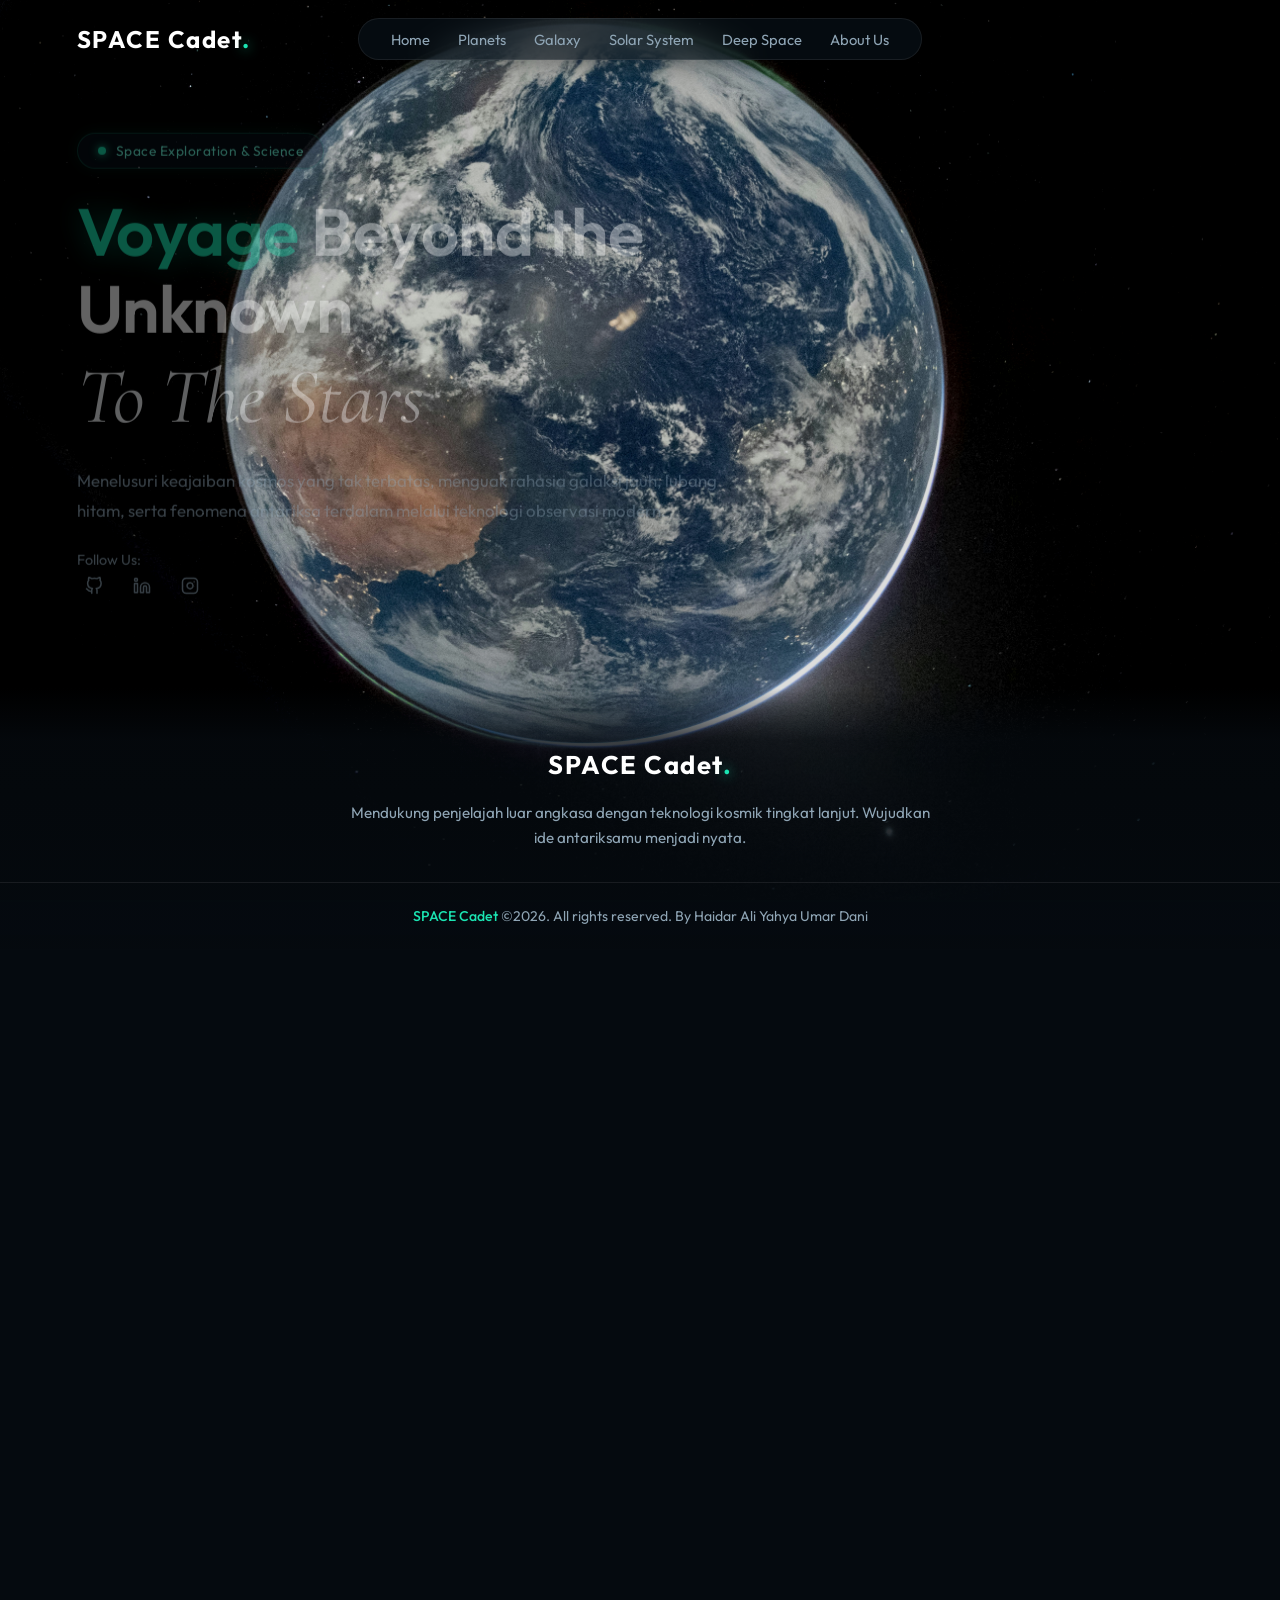
<file: index.html>
<!doctype html>
<html lang="id">
  <head>
    <meta charset="UTF-8" />
    <meta http-equiv="refresh" content="0; url=home/home.html" />
    <title>SPACE Cadet</title>
  </head>
  <body>
    <p>
      Membuka SPACE Cadet&hellip; Jika tidak berpindah otomatis, klik
      <a href="home/home.html">Home</a>.
    </p>
  </body>
</html>
</file>
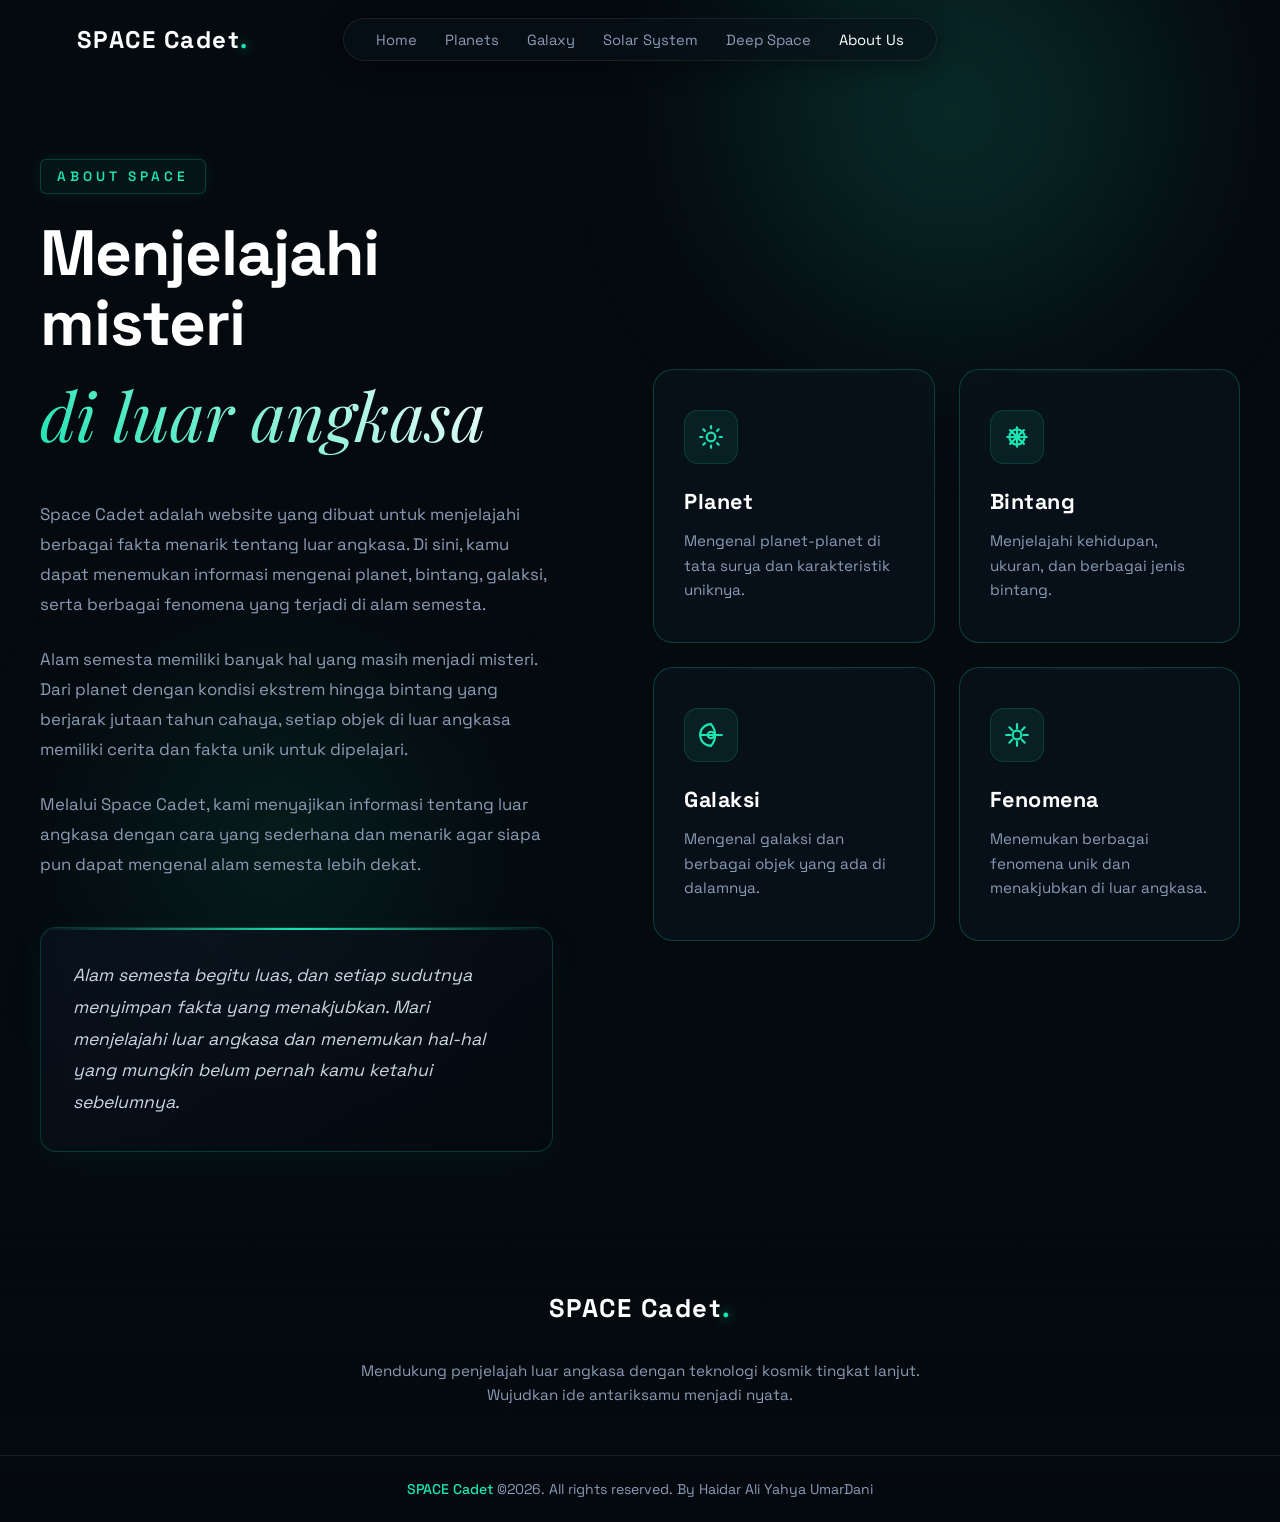
<file: about/about.html>
<!doctype html>
<html lang="id">
  <head>
    <meta charset="UTF-8" />
    <meta name="viewport" content="width=device-width, initial-scale=1.0" />
    <title>Space Cadet - Space Edition</title>

    <link rel="preconnect" href="https://fonts.googleapis.com" />
    <link rel="preconnect" href="https://fonts.gstatic.com" crossorigin />
    <link
      href="https://fonts.googleapis.com/css2?family=Playfair+Display:ital@1&family=Space+Grotesk:wght@300;400;600;700&display=swap"
      rel="stylesheet"
    />

    <link rel="stylesheet" href="about.css" />
  </head>

  <body>
    <!-- Header Navigation -->
    <header>
      <a href="../home/home.html" class="logo-area">
        <span class="logo-text"
          >SPACE Cadet<span class="logo-dot">.</span></span
        >
      </a>

      <ul class="nav-capsule">
        <li><a href="../home/home.html">Home</a></li>
        <li><a href="../planets/planets.html">Planets</a></li>
        <li><a href="../galaxy/galaxy.html">Galaxy</a></li>
        <li><a href="../solar-system/solar-system.html">Solar System</a></li>
        <li><a href="../deep-space/deep-space.html">Deep Space</a></li>
        <li><a href="about.html" class="active">About Us</a></li>
      </ul>
    </header>

    <div class="orb-1"></div>
    <div class="orb-2"></div>

    <div class="container">
      <div class="left-content">
        <div class="about-me-label">ABOUT SPACE</div>

        <h1 class="main-heading">Menjelajahi misteri</h1>
        <h2 class="sub-heading">di luar angkasa</h2>

        <p class="description">
          Space Cadet adalah website yang dibuat untuk menjelajahi berbagai
          fakta menarik tentang luar angkasa. Di sini, kamu dapat menemukan
          informasi mengenai planet, bintang, galaksi, serta berbagai fenomena
          yang terjadi di alam semesta.
        </p>

        <p class="description">
          Alam semesta memiliki banyak hal yang masih menjadi misteri. Dari
          planet dengan kondisi ekstrem hingga bintang yang berjarak jutaan
          tahun cahaya, setiap objek di luar angkasa memiliki cerita dan fakta
          unik untuk dipelajari.
        </p>

        <p class="description">
          Melalui Space Cadet, kami menyajikan informasi tentang luar angkasa
          dengan cara yang sederhana dan menarik agar siapa pun dapat mengenal
          alam semesta lebih dekat.
        </p>

        <div class="highlight-box">
          <p>
            Alam semesta begitu luas, dan setiap sudutnya menyimpan fakta yang
            menakjubkan. Mari menjelajahi luar angkasa dan menemukan hal-hal
            yang mungkin belum pernah kamu ketahui sebelumnya.
          </p>
        </div>
      </div>

      <div class="right-content">
        <div class="features-grid">
          <!-- Card 1 -->
          <div class="feature-card">
            <div class="icon-wrapper">
              <svg
                stroke="currentColor"
                fill="none"
                stroke-width="2"
                viewBox="0 0 24 24"
                stroke-linecap="round"
                stroke-linejoin="round"
                xmlns="http://www.w3.org/2000/svg"
              >
                <circle cx="12" cy="12" r="4"></circle>
                <path d="M12 2v2"></path>
                <path d="M12 20v2"></path>
                <path d="m4.93 4.93 1.41 1.41"></path>
                <path d="m17.66 17.66 1.41 1.41"></path>
                <path d="M2 12h2"></path>
                <path d="M20 12h2"></path>
                <path d="m6.34 17.66-1.41 1.41"></path>
                <path d="m19.07 4.93-1.41 1.41"></path>
              </svg>
            </div>

            <h3 class="feature-title">Planet</h3>

            <p class="feature-desc">
              Mengenal planet-planet di tata surya dan karakteristik uniknya.
            </p>
          </div>

          <!-- Card 2 -->
          <div class="feature-card">
            <div class="icon-wrapper">
              <svg
                stroke="currentColor"
                fill="none"
                stroke-width="2"
                viewBox="0 0 24 24"
                stroke-linecap="round"
                stroke-linejoin="round"
                xmlns="http://www.w3.org/2000/svg"
              >
                <path d="M12 3v18"></path>
                <path d="M3 12h18"></path>
                <path d="m5.64 5.64 12.72 12.72"></path>
                <path d="m18.36 5.64-12.72 12.72"></path>
                <circle cx="12" cy="12" r="7"></circle>
              </svg>
            </div>

            <h3 class="feature-title">Bintang</h3>

            <p class="feature-desc">
              Menjelajahi kehidupan, ukuran, dan berbagai jenis bintang.
            </p>
          </div>

          <!-- Card 3 -->
          <div class="feature-card">
            <div class="icon-wrapper">
              <svg
                stroke="currentColor"
                fill="none"
                stroke-width="2"
                viewBox="0 0 24 24"
                stroke-linecap="round"
                stroke-linejoin="round"
                xmlns="http://www.w3.org/2000/svg"
              >
                <circle cx="12" cy="12" r="3"></circle>
                <path d="M12 2a10 10 0 0 0 0 20"></path>
                <path d="M2 12h20"></path>
                <path d="M12 2a15 15 0 0 1 0 20"></path>
              </svg>
            </div>

            <h3 class="feature-title">Galaksi</h3>

            <p class="feature-desc">
              Mengenal galaksi dan berbagai objek yang ada di dalamnya.
            </p>
          </div>

          <!-- Card 4 -->
          <div class="feature-card">
            <div class="icon-wrapper">
              <svg
                stroke="currentColor"
                fill="none"
                stroke-width="2"
                viewBox="0 0 24 24"
                stroke-linecap="round"
                stroke-linejoin="round"
                xmlns="http://www.w3.org/2000/svg"
              >
                <path d="M12 2v4"></path>
                <path d="M12 18v4"></path>
                <path d="m4.93 4.93 2.83 2.83"></path>
                <path d="m16.24 16.24 2.83 2.83"></path>
                <path d="M2 12h4"></path>
                <path d="M18 12h4"></path>
                <path d="m4.93 19.07 2.83-2.83"></path>
                <path d="m16.24 7.76 2.83-2.83"></path>
                <circle cx="12" cy="12" r="4"></circle>
              </svg>
            </div>

            <h3 class="feature-title">Fenomena</h3>

            <p class="feature-desc">
              Menemukan berbagai fenomena unik dan menakjubkan di luar angkasa.
            </p>
          </div>
        </div>
      </div>
    </div>

    <!-- Footer Section -->
    <footer class="space-footer">
      <div class="footer-content">
        <div class="footer-logo">
          <span class="logo-text"
            >SPACE Cadet<span class="logo-dot">.</span></span
          >
        </div>
        <p class="footer-desc">
          Mendukung penjelajah luar angkasa dengan teknologi kosmik tingkat
          lanjut. Wujudkan ide antariksamu menjadi nyata.
        </p>
      </div>
      <div class="footer-bottom">
        <div class="footer-bottom-inner">
          <a href="#">SPACE Cadet</a> ©2026. All rights reserved. By Haidar Ali
          Yahya UmarDani
        </div>
      </div>
    </footer>
    <script src="about.js"></script>
  </body>
</html>
</file>
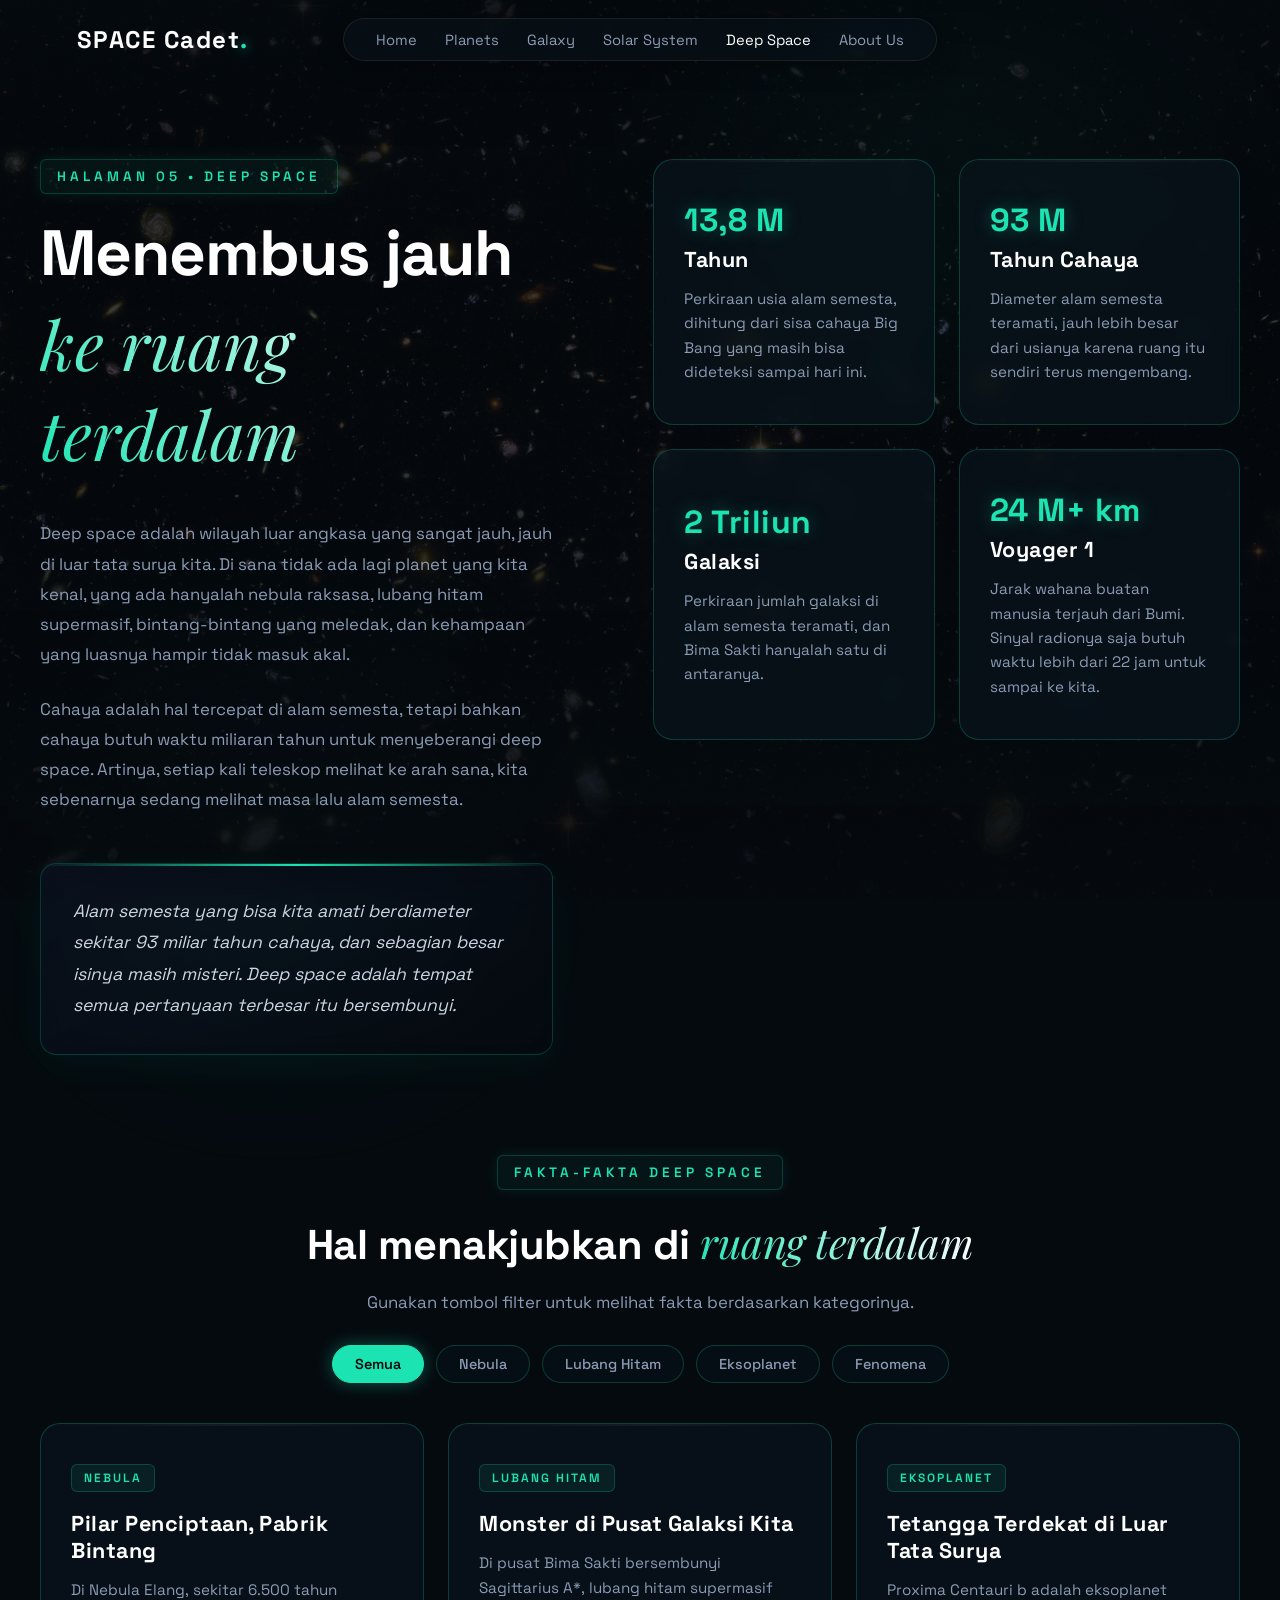
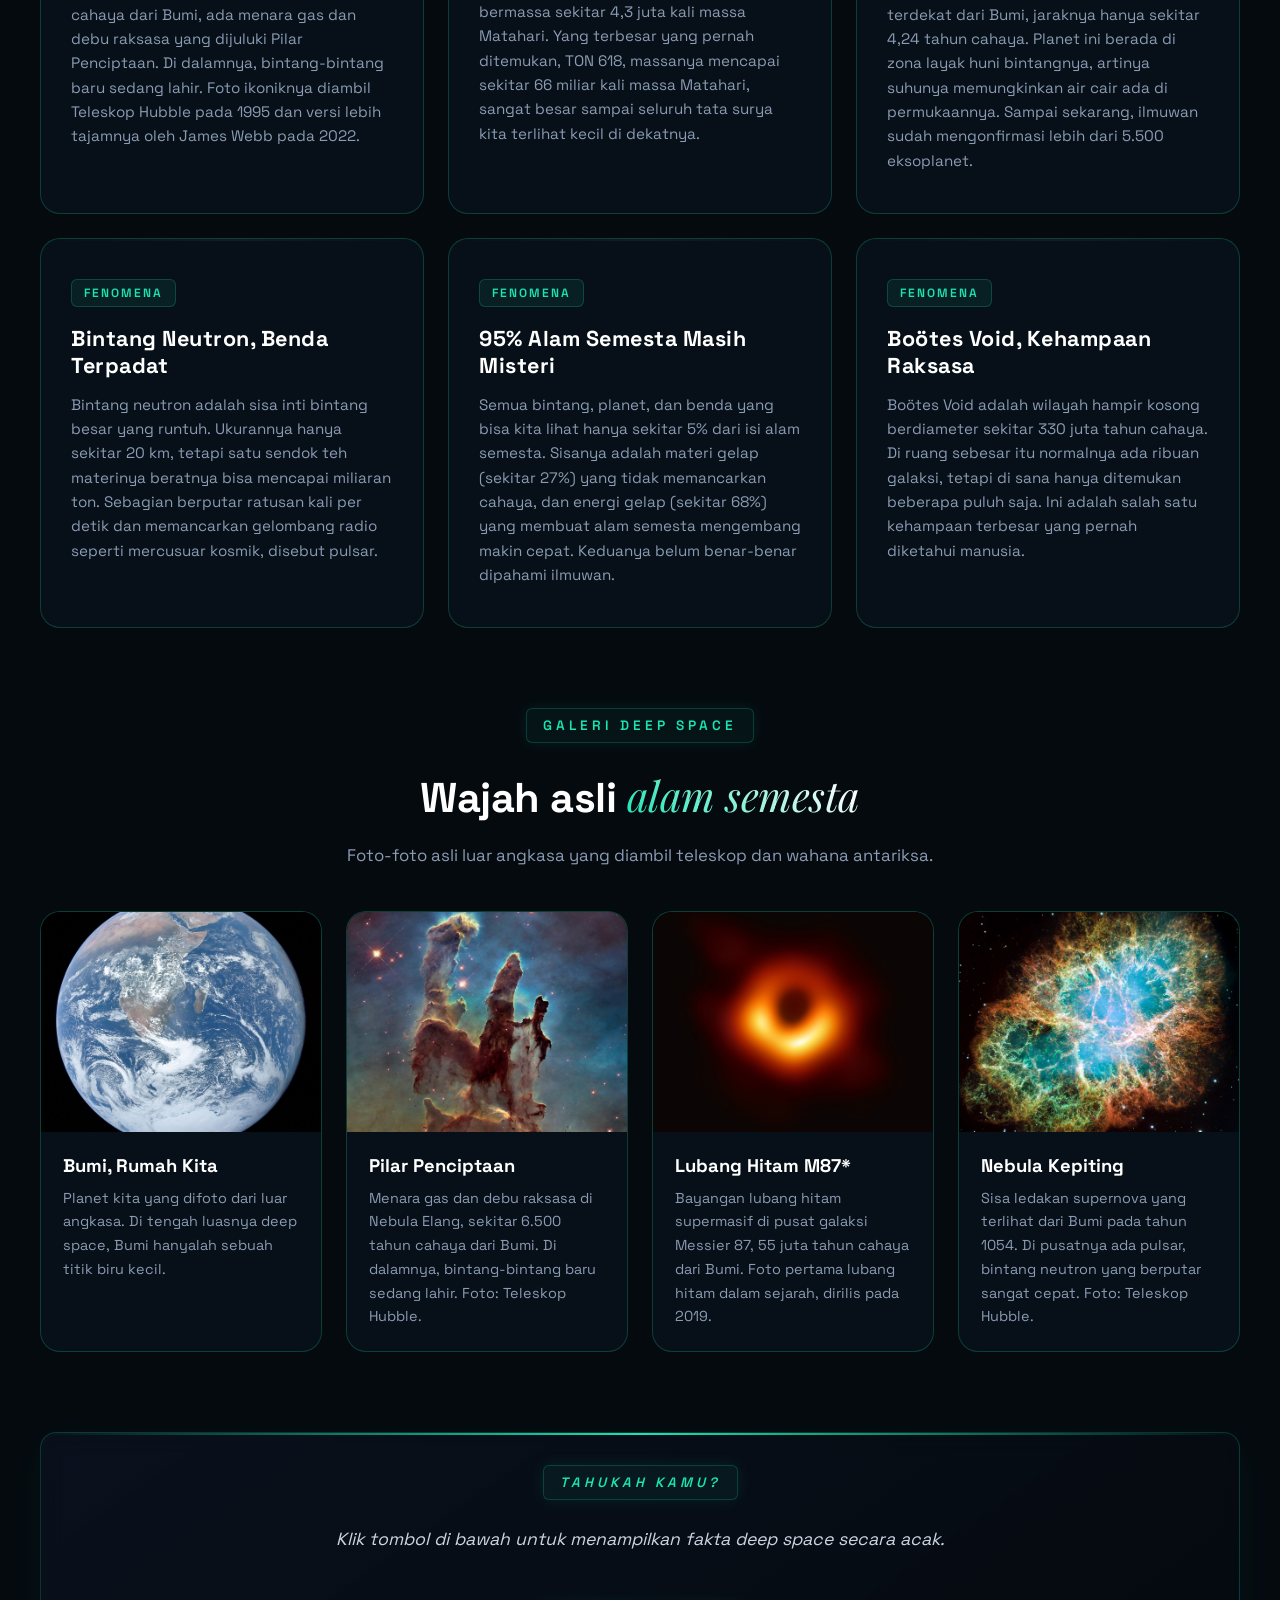
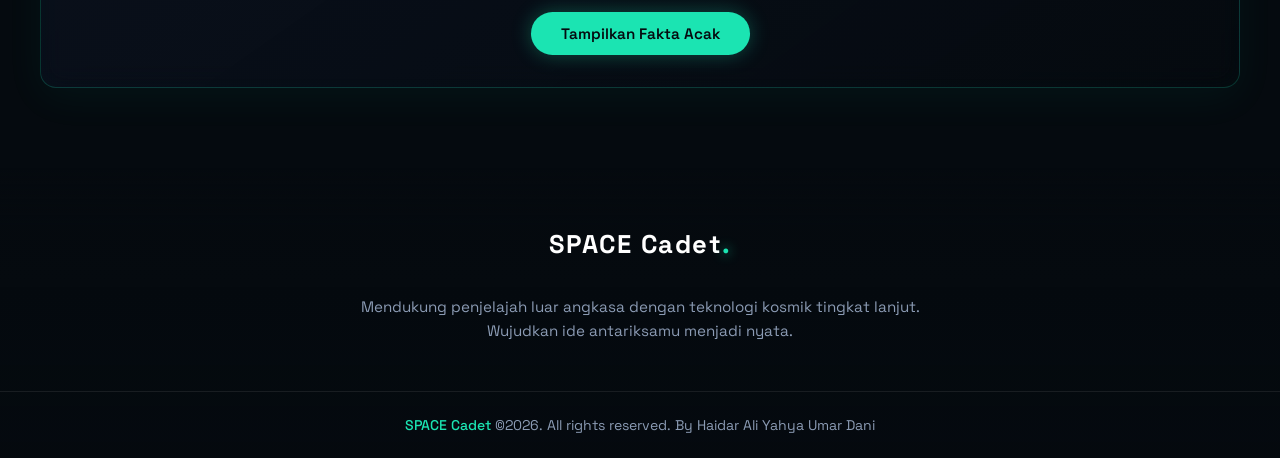
<file: deep-space/deep-space.html>
<!doctype html>
<html lang="id">
  <head>
    <meta charset="UTF-8" />
    <meta name="viewport" content="width=device-width, initial-scale=1.0" />
    <title>Deep Space - SPACE Cadet</title>

    <link rel="preconnect" href="https://fonts.googleapis.com" />
    <link rel="preconnect" href="https://fonts.gstatic.com" crossorigin />
    <link
      href="https://fonts.googleapis.com/css2?family=Playfair+Display:ital@1&family=Space+Grotesk:wght@300;400;600;700&display=swap"
      rel="stylesheet"
    />

    <link rel="stylesheet" href="deep-space.css" />
  </head>

  <body>
    <header>
      <a href="../home/home.html" class="logo-area">
        <span class="logo-text"
          >SPACE Cadet<span class="logo-dot">.</span></span
        >
      </a>

      <ul class="nav-capsule">
        <li><a href="../home/home.html">Home</a></li>
        <li><a href="../planets/planets.html">Planets</a></li>
        <li><a href="../galaxy/galaxy.html">Galaxy</a></li>
        <li><a href="../solar-system/solar-system.html">Solar System</a></li>
        <li><a href="deep-space.html" class="active">Deep Space</a></li>
        <li><a href="../about/about.html">About Us</a></li>
      </ul>
    </header>

    <div class="orb-1"></div>
    <div class="orb-2"></div>

    <div class="ds-bg-container">
      <img
        src="../images/starfield-bg.jpg"
        alt=""
        class="ds-bg-image"
        aria-hidden="true"
      />
    </div>

    <div class="container ds-hero">
      <div class="left-content">
        <div class="about-me-label">Halaman 05 &bull; Deep Space</div>

        <h1 class="main-heading">Menembus jauh</h1>
        <h2 class="sub-heading">ke ruang terdalam</h2>

        <p class="description">
          Deep space adalah wilayah luar angkasa yang sangat jauh, jauh di
          luar tata surya kita. Di sana tidak ada lagi planet yang kita
          kenal, yang ada hanyalah nebula raksasa, lubang hitam supermasif,
          bintang-bintang yang meledak, dan kehampaan yang luasnya hampir
          tidak masuk akal.
        </p>

        <p class="description">
          Cahaya adalah hal tercepat di alam semesta, tetapi bahkan cahaya
          butuh waktu miliaran tahun untuk menyeberangi deep space. Artinya,
          setiap kali teleskop melihat ke arah sana, kita sebenarnya sedang
          melihat masa lalu alam semesta.
        </p>

        <div class="highlight-box">
          <p>
            Alam semesta yang bisa kita amati berdiameter sekitar 93 miliar
            tahun cahaya, dan sebagian besar isinya masih misteri. Deep space
            adalah tempat semua pertanyaan terbesar itu bersembunyi.
          </p>
        </div>
      </div>

      <div class="right-content">
        <div class="features-grid">
          <div class="feature-card">
            <h3 class="ds-stat-number">13,8 M</h3>
            <p class="feature-title">Tahun</p>
            <p class="feature-desc">
              Perkiraan usia alam semesta, dihitung dari sisa cahaya Big
              Bang yang masih bisa dideteksi sampai hari ini.
            </p>
          </div>

          <div class="feature-card">
            <h3 class="ds-stat-number">93 M</h3>
            <p class="feature-title">Tahun Cahaya</p>
            <p class="feature-desc">
              Diameter alam semesta teramati, jauh lebih besar dari usianya
              karena ruang itu sendiri terus mengembang.
            </p>
          </div>

          <div class="feature-card">
            <h3 class="ds-stat-number">2 Triliun</h3>
            <p class="feature-title">Galaksi</p>
            <p class="feature-desc">
              Perkiraan jumlah galaksi di alam semesta teramati, dan Bima
              Sakti hanyalah satu di antaranya.
            </p>
          </div>

          <div class="feature-card">
            <h3 class="ds-stat-number">24 M+ km</h3>
            <p class="feature-title">Voyager 1</p>
            <p class="feature-desc">
              Jarak wahana buatan manusia terjauh dari Bumi. Sinyal radionya
              saja butuh waktu lebih dari 22 jam untuk sampai ke kita.
            </p>
          </div>
        </div>
      </div>
    </div>

    <section class="ds-section">
      <div class="ds-section-head">
        <div class="about-me-label">Fakta-Fakta Deep Space</div>
        <h2 class="ds-section-title">
          Hal menakjubkan di <span class="ds-italic">ruang terdalam</span>
        </h2>
        <p class="description ds-section-desc">
          Gunakan tombol filter untuk melihat fakta berdasarkan kategorinya.
        </p>

        <div class="ds-filter" role="group" aria-label="Filter kategori fakta">
          <button class="ds-filter-btn active" data-filter="semua">Semua</button>
          <button class="ds-filter-btn" data-filter="nebula">Nebula</button>
          <button class="ds-filter-btn" data-filter="lubang-hitam">
            Lubang Hitam
          </button>
          <button class="ds-filter-btn" data-filter="eksoplanet">
            Eksoplanet
          </button>
          <button class="ds-filter-btn" data-filter="fenomena">Fenomena</button>
        </div>
      </div>

      <div class="ds-facts-grid" id="factsGrid">
        <article class="feature-card ds-fact-card" data-category="nebula">
          <span class="ds-card-tag">Nebula</span>
          <h3 class="feature-title">Pilar Penciptaan, Pabrik Bintang</h3>
          <p class="feature-desc">
            Di Nebula Elang, sekitar 6.500 tahun cahaya dari Bumi, ada menara
            gas dan debu raksasa yang dijuluki Pilar Penciptaan. Di dalamnya,
            bintang-bintang baru sedang lahir. Foto ikoniknya diambil
            Teleskop Hubble pada 1995 dan versi lebih tajamnya oleh James
            Webb pada 2022.
          </p>
        </article>

        <article class="feature-card ds-fact-card" data-category="lubang-hitam">
          <span class="ds-card-tag">Lubang Hitam</span>
          <h3 class="feature-title">Monster di Pusat Galaksi Kita</h3>
          <p class="feature-desc">
            Di pusat Bima Sakti bersembunyi Sagittarius A*, lubang hitam
            supermasif bermassa sekitar 4,3 juta kali massa Matahari. Yang
            terbesar yang pernah ditemukan, TON 618, massanya mencapai
            sekitar 66 miliar kali massa Matahari, sangat besar sampai
            seluruh tata surya kita terlihat kecil di dekatnya.
          </p>
        </article>

        <article class="feature-card ds-fact-card" data-category="eksoplanet">
          <span class="ds-card-tag">Eksoplanet</span>
          <h3 class="feature-title">Tetangga Terdekat di Luar Tata Surya</h3>
          <p class="feature-desc">
            Proxima Centauri b adalah eksoplanet terdekat dari Bumi, jaraknya
            hanya sekitar 4,24 tahun cahaya. Planet ini berada di zona layak
            huni bintangnya, artinya suhunya memungkinkan air cair ada di
            permukaannya. Sampai sekarang, ilmuwan sudah mengonfirmasi lebih
            dari 5.500 eksoplanet.
          </p>
        </article>

        <article class="feature-card ds-fact-card" data-category="fenomena">
          <span class="ds-card-tag">Fenomena</span>
          <h3 class="feature-title">Bintang Neutron, Benda Terpadat</h3>
          <p class="feature-desc">
            Bintang neutron adalah sisa inti bintang besar yang runtuh.
            Ukurannya hanya sekitar 20 km, tetapi satu sendok teh materinya
            beratnya bisa mencapai miliaran ton. Sebagian berputar ratusan
            kali per detik dan memancarkan gelombang radio seperti mercusuar
            kosmik, disebut pulsar.
          </p>
        </article>

        <article class="feature-card ds-fact-card" data-category="fenomena">
          <span class="ds-card-tag">Fenomena</span>
          <h3 class="feature-title">95% Alam Semesta Masih Misteri</h3>
          <p class="feature-desc">
            Semua bintang, planet, dan benda yang bisa kita lihat hanya
            sekitar 5% dari isi alam semesta. Sisanya adalah materi gelap
            (sekitar 27%) yang tidak memancarkan cahaya, dan energi gelap
            (sekitar 68%) yang membuat alam semesta mengembang makin cepat.
            Keduanya belum benar-benar dipahami ilmuwan.
          </p>
        </article>

        <article class="feature-card ds-fact-card" data-category="fenomena">
          <span class="ds-card-tag">Fenomena</span>
          <h3 class="feature-title">Bo&ouml;tes Void, Kehampaan Raksasa</h3>
          <p class="feature-desc">
            Bo&ouml;tes Void adalah wilayah hampir kosong berdiameter
            sekitar 330 juta tahun cahaya. Di ruang sebesar itu normalnya
            ada ribuan galaksi, tetapi di sana hanya ditemukan beberapa
            puluh saja. Ini adalah salah satu kehampaan terbesar yang pernah
            diketahui manusia.
          </p>
        </article>
      </div>

      <p class="ds-empty" id="factsEmpty" hidden>
        Belum ada fakta pada kategori ini.
      </p>
    </section>

    <section class="ds-section ds-gallery-section">
      <div class="ds-section-head">
        <div class="about-me-label">Galeri Deep Space</div>
        <h2 class="ds-section-title">
          Wajah asli <span class="ds-italic">alam semesta</span>
        </h2>
        <p class="description ds-section-desc">
          Foto-foto asli luar angkasa yang diambil teleskop dan wahana
          antariksa.
        </p>
      </div>

      <div class="ds-gallery-grid">
        <figure class="ds-gallery-item">
          <img
            src="../images/earth-blue-marble.jpg"
            alt="Foto planet Bumi dari luar angkasa"
            loading="lazy"
          />
          <figcaption>
            <h3>Bumi, Rumah Kita</h3>
            <p>
              Planet kita yang difoto dari luar angkasa. Di tengah luasnya
              deep space, Bumi hanyalah sebuah titik biru kecil.
            </p>
          </figcaption>
        </figure>

        <figure class="ds-gallery-item">
          <img
            src="../images/pillars-of-creation.jpg"
            alt="Menara gas raksasa Pilar Penciptaan di Nebula Elang"
            loading="lazy"
          />
          <figcaption>
            <h3>Pilar Penciptaan</h3>
            <p>
              Menara gas dan debu raksasa di Nebula Elang, sekitar 6.500
              tahun cahaya dari Bumi. Di dalamnya, bintang-bintang baru
              sedang lahir. Foto: Teleskop Hubble.
            </p>
          </figcaption>
        </figure>

        <figure class="ds-gallery-item">
          <img
            src="../images/black-hole-m87.jpg"
            alt="Bayangan lubang hitam supermasif di galaksi Messier 87"
            loading="lazy"
          />
          <figcaption>
            <h3>Lubang Hitam M87*</h3>
            <p>
              Bayangan lubang hitam supermasif di pusat galaksi Messier 87,
              55 juta tahun cahaya dari Bumi. Foto pertama lubang hitam
              dalam sejarah, dirilis pada 2019.
            </p>
          </figcaption>
        </figure>

        <figure class="ds-gallery-item">
          <img
            src="../images/crab-nebula.jpg"
            alt="Nebula Kepiting, sisa ledakan supernova"
            loading="lazy"
          />
          <figcaption>
            <h3>Nebula Kepiting</h3>
            <p>
              Sisa ledakan supernova yang terlihat dari Bumi pada tahun
              1054. Di pusatnya ada pulsar, bintang neutron yang berputar
              sangat cepat. Foto: Teleskop Hubble.
            </p>
          </figcaption>
        </figure>
      </div>
    </section>

    <section class="ds-section ds-random-section">
      <div class="highlight-box ds-random-box">
        <div class="about-me-label">Tahukah Kamu?</div>
        <p class="ds-random-text" id="randomFactText">
          Klik tombol di bawah untuk menampilkan fakta deep space secara
          acak.
        </p>
        <button class="ds-random-btn" id="randomFactBtn" type="button">
          Tampilkan Fakta Acak
        </button>
      </div>
    </section>

    <footer class="space-footer">
      <div class="footer-content">
        <div class="footer-logo">
          <span class="logo-text"
            >SPACE Cadet<span class="logo-dot">.</span></span
          >
        </div>
        <p class="footer-desc">
          Mendukung penjelajah luar angkasa dengan teknologi kosmik tingkat
          lanjut. Wujudkan ide antariksamu menjadi nyata.
        </p>
      </div>
      <div class="footer-bottom">
        <div class="footer-bottom-inner">
          <a href="#">SPACE Cadet</a> ©2026. All rights reserved. By Haidar Ali
          Yahya Umar Dani
        </div>
      </div>
    </footer>

    <script src="deep-space.js"></script>
  </body>
</html>
</file>
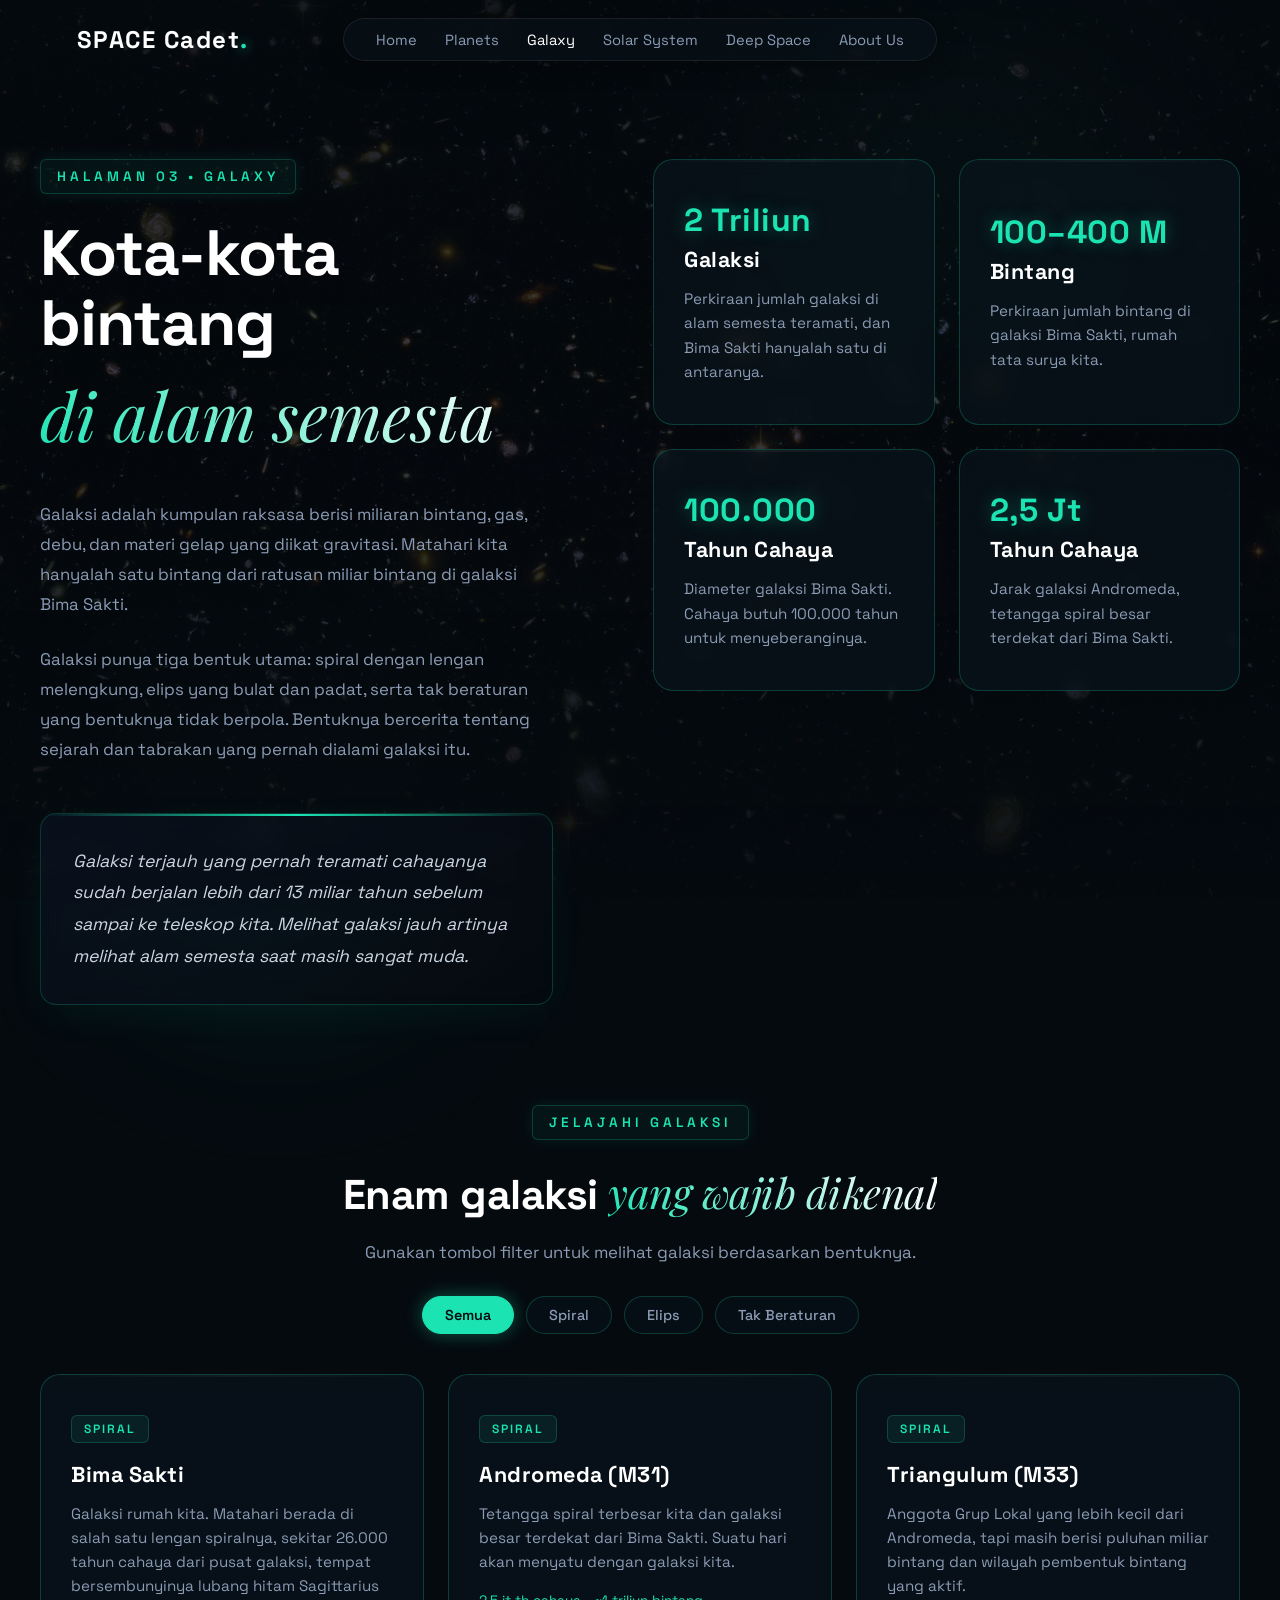
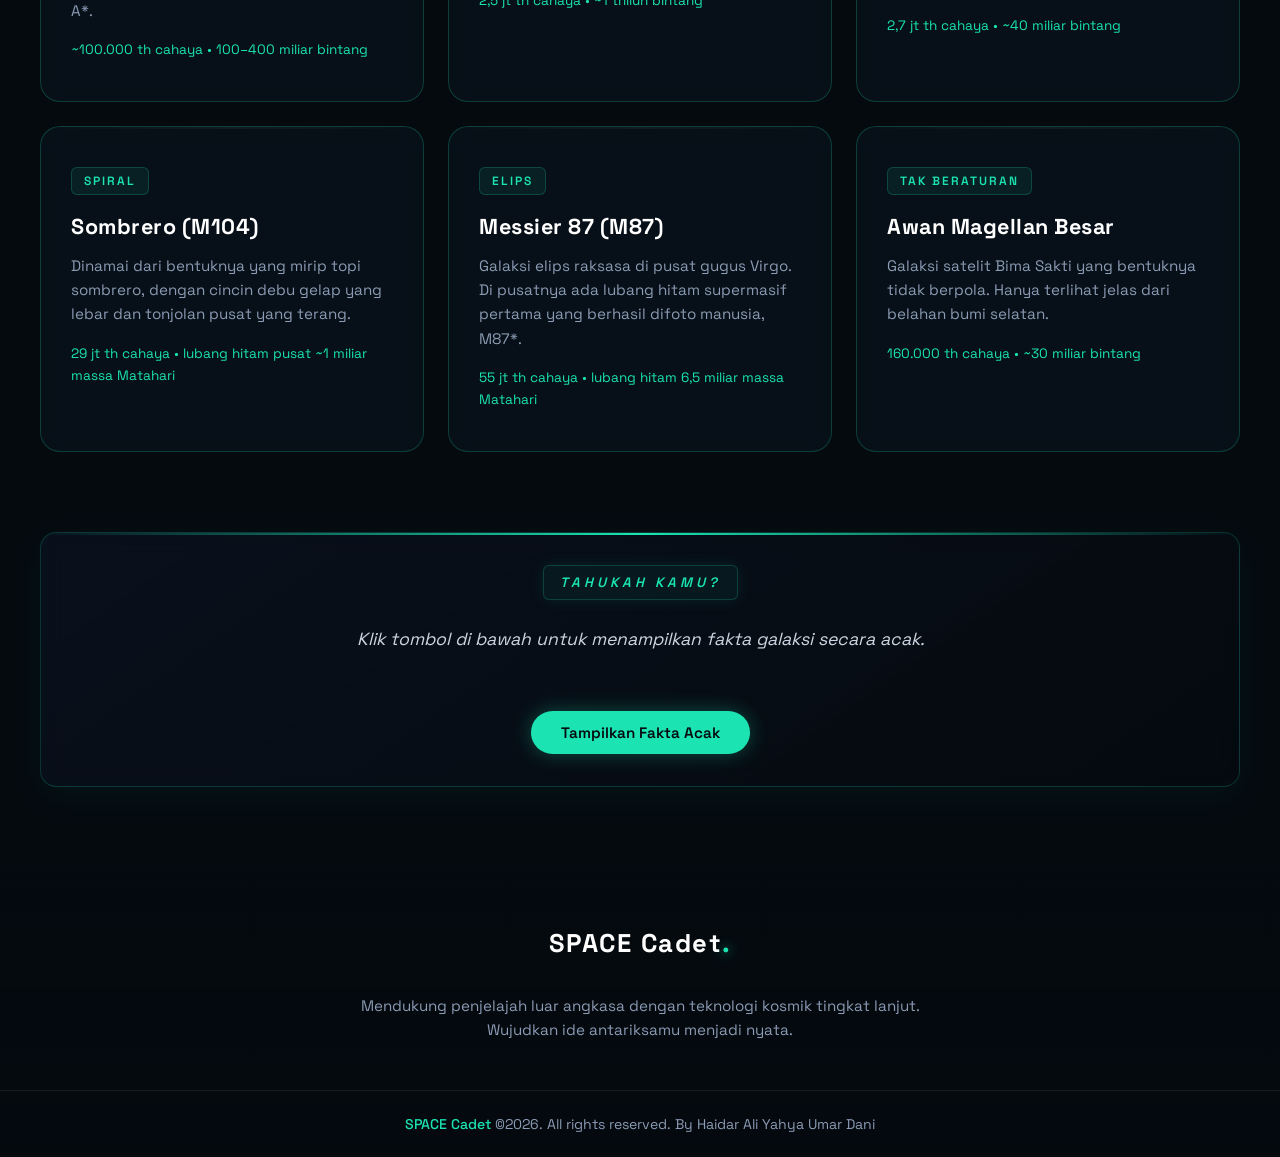
<file: galaxy/galaxy.html>
<!doctype html>
<html lang="id">
  <head>
    <meta charset="UTF-8" />
    <meta name="viewport" content="width=device-width, initial-scale=1.0" />
    <title>Galaxy - SPACE Cadet</title>

    <link rel="preconnect" href="https://fonts.googleapis.com" />
    <link rel="preconnect" href="https://fonts.gstatic.com" crossorigin />
    <link
      href="https://fonts.googleapis.com/css2?family=Playfair+Display:ital@1&family=Space+Grotesk:wght@300;400;600;700&display=swap"
      rel="stylesheet"
    />

    <link rel="stylesheet" href="galaxy.css" />
  </head>

  <body>
    <header>
      <a href="../home/home.html" class="logo-area">
        <span class="logo-text"
          >SPACE Cadet<span class="logo-dot">.</span></span
        >
      </a>

      <ul class="nav-capsule">
        <li><a href="../home/home.html">Home</a></li>
        <li><a href="../planets/planets.html">Planets</a></li>
        <li><a href="galaxy.html" class="active">Galaxy</a></li>
        <li><a href="../solar-system/solar-system.html">Solar System</a></li>
        <li><a href="../deep-space/deep-space.html">Deep Space</a></li>
        <li><a href="../about/about.html">About Us</a></li>
      </ul>
    </header>

    <div class="orb-1"></div>
    <div class="orb-2"></div>

    <div class="gx-bg-container">
      <img
        src="../images/starfield-bg.jpg"
        alt=""
        class="gx-bg-image"
        aria-hidden="true"
      />
    </div>

    <div class="container gx-hero">
      <div class="left-content">
        <div class="about-me-label">Halaman 03 &bull; Galaxy</div>

        <h1 class="main-heading">Kota-kota bintang</h1>
        <h2 class="sub-heading">di alam semesta</h2>

        <p class="description">
          Galaksi adalah kumpulan raksasa berisi miliaran bintang, gas, debu,
          dan materi gelap yang diikat gravitasi. Matahari kita hanyalah satu
          bintang dari ratusan miliar bintang di galaksi Bima Sakti.
        </p>

        <p class="description">
          Galaksi punya tiga bentuk utama: spiral dengan lengan melengkung,
          elips yang bulat dan padat, serta tak beraturan yang bentuknya tidak
          berpola. Bentuknya bercerita tentang sejarah dan tabrakan yang pernah
          dialami galaksi itu.
        </p>

        <div class="highlight-box">
          <p>
            Galaksi terjauh yang pernah teramati cahayanya sudah berjalan lebih
            dari 13 miliar tahun sebelum sampai ke teleskop kita. Melihat
            galaksi jauh artinya melihat alam semesta saat masih sangat muda.
          </p>
        </div>
      </div>

      <div class="right-content">
        <div class="features-grid">
          <div class="feature-card">
            <h3 class="gx-stat-number">2 Triliun</h3>
            <p class="feature-title">Galaksi</p>
            <p class="feature-desc">
              Perkiraan jumlah galaksi di alam semesta teramati, dan Bima
              Sakti hanyalah satu di antaranya.
            </p>
          </div>

          <div class="feature-card">
            <h3 class="gx-stat-number">100&ndash;400 M</h3>
            <p class="feature-title">Bintang</p>
            <p class="feature-desc">
              Perkiraan jumlah bintang di galaksi Bima Sakti, rumah tata surya
              kita.
            </p>
          </div>

          <div class="feature-card">
            <h3 class="gx-stat-number">100.000</h3>
            <p class="feature-title">Tahun Cahaya</p>
            <p class="feature-desc">
              Diameter galaksi Bima Sakti. Cahaya butuh 100.000 tahun untuk
              menyeberanginya.
            </p>
          </div>

          <div class="feature-card">
            <h3 class="gx-stat-number">2,5 Jt</h3>
            <p class="feature-title">Tahun Cahaya</p>
            <p class="feature-desc">
              Jarak galaksi Andromeda, tetangga spiral besar terdekat dari
              Bima Sakti.
            </p>
          </div>
        </div>
      </div>
    </div>

    <section class="gx-section">
      <div class="gx-section-head">
        <div class="about-me-label">Jelajahi Galaksi</div>
        <h2 class="gx-section-title">
          Enam galaksi <span class="gx-italic">yang wajib dikenal</span>
        </h2>
        <p class="description gx-section-desc">
          Gunakan tombol filter untuk melihat galaksi berdasarkan bentuknya.
        </p>

        <div class="gx-filter" role="group" aria-label="Filter bentuk galaksi">
          <button class="gx-filter-btn active" data-filter="semua">Semua</button>
          <button class="gx-filter-btn" data-filter="spiral">Spiral</button>
          <button class="gx-filter-btn" data-filter="elips">Elips</button>
          <button class="gx-filter-btn" data-filter="tak-beraturan">Tak Beraturan</button>
        </div>
      </div>

      <div class="gx-galaxies-grid" id="galaxiesGrid">
        <article class="feature-card gx-galaxy-card" data-category="spiral">
          <span class="gx-card-tag">Spiral</span>
          <h3 class="feature-title">Bima Sakti</h3>
          <p class="feature-desc">
            Galaksi rumah kita. Matahari berada di salah satu lengan
            spiralnya, sekitar 26.000 tahun cahaya dari pusat galaksi, tempat
            bersembunyinya lubang hitam Sagittarius A*.
          </p>
          <p class="gx-card-data">~100.000 th cahaya &bull; 100&ndash;400 miliar bintang</p>
        </article>

        <article class="feature-card gx-galaxy-card" data-category="spiral">
          <span class="gx-card-tag">Spiral</span>
          <h3 class="feature-title">Andromeda (M31)</h3>
          <p class="feature-desc">
            Tetangga spiral terbesar kita dan galaksi besar terdekat dari Bima
            Sakti. Suatu hari akan menyatu dengan galaksi kita.
          </p>
          <p class="gx-card-data">2,5 jt th cahaya &bull; ~1 triliun bintang</p>
        </article>

        <article class="feature-card gx-galaxy-card" data-category="spiral">
          <span class="gx-card-tag">Spiral</span>
          <h3 class="feature-title">Triangulum (M33)</h3>
          <p class="feature-desc">
            Anggota Grup Lokal yang lebih kecil dari Andromeda, tapi masih
            berisi puluhan miliar bintang dan wilayah pembentuk bintang yang
            aktif.
          </p>
          <p class="gx-card-data">2,7 jt th cahaya &bull; ~40 miliar bintang</p>
        </article>

        <article class="feature-card gx-galaxy-card" data-category="spiral">
          <span class="gx-card-tag">Spiral</span>
          <h3 class="feature-title">Sombrero (M104)</h3>
          <p class="feature-desc">
            Dinamai dari bentuknya yang mirip topi sombrero, dengan cincin
            debu gelap yang lebar dan tonjolan pusat yang terang.
          </p>
          <p class="gx-card-data">29 jt th cahaya &bull; lubang hitam pusat ~1 miliar massa Matahari</p>
        </article>

        <article class="feature-card gx-galaxy-card" data-category="elips">
          <span class="gx-card-tag">Elips</span>
          <h3 class="feature-title">Messier 87 (M87)</h3>
          <p class="feature-desc">
            Galaksi elips raksasa di pusat gugus Virgo. Di pusatnya ada lubang
            hitam supermasif pertama yang berhasil difoto manusia, M87*.
          </p>
          <p class="gx-card-data">55 jt th cahaya &bull; lubang hitam 6,5 miliar massa Matahari</p>
        </article>

        <article class="feature-card gx-galaxy-card" data-category="tak-beraturan">
          <span class="gx-card-tag">Tak Beraturan</span>
          <h3 class="feature-title">Awan Magellan Besar</h3>
          <p class="feature-desc">
            Galaksi satelit Bima Sakti yang bentuknya tidak berpola. Hanya
            terlihat jelas dari belahan bumi selatan.
          </p>
          <p class="gx-card-data">160.000 th cahaya &bull; ~30 miliar bintang</p>
        </article>
      </div>

      <p class="gx-empty" id="galaxiesEmpty" hidden>
        Belum ada galaksi pada kategori ini.
      </p>
    </section>

    <section class="gx-section gx-random-section">
      <div class="highlight-box gx-random-box">
        <div class="about-me-label">Tahukah Kamu?</div>
        <p class="gx-random-text" id="randomFactText">
          Klik tombol di bawah untuk menampilkan fakta galaksi secara acak.
        </p>
        <button class="gx-random-btn" id="randomFactBtn" type="button">
          Tampilkan Fakta Acak
        </button>
      </div>
    </section>

    <footer class="space-footer">
      <div class="footer-content">
        <div class="footer-logo">
          <span class="logo-text"
            >SPACE Cadet<span class="logo-dot">.</span></span
          >
        </div>
        <p class="footer-desc">
          Mendukung penjelajah luar angkasa dengan teknologi kosmik tingkat
          lanjut. Wujudkan ide antariksamu menjadi nyata.
        </p>
      </div>
      <div class="footer-bottom">
        <div class="footer-bottom-inner">
          <a href="#">SPACE Cadet</a> ©2026. All rights reserved. By Haidar Ali
          Yahya Umar Dani
        </div>
      </div>
    </footer>

    <script src="galaxy.js"></script>
  </body>
</html>
</file>
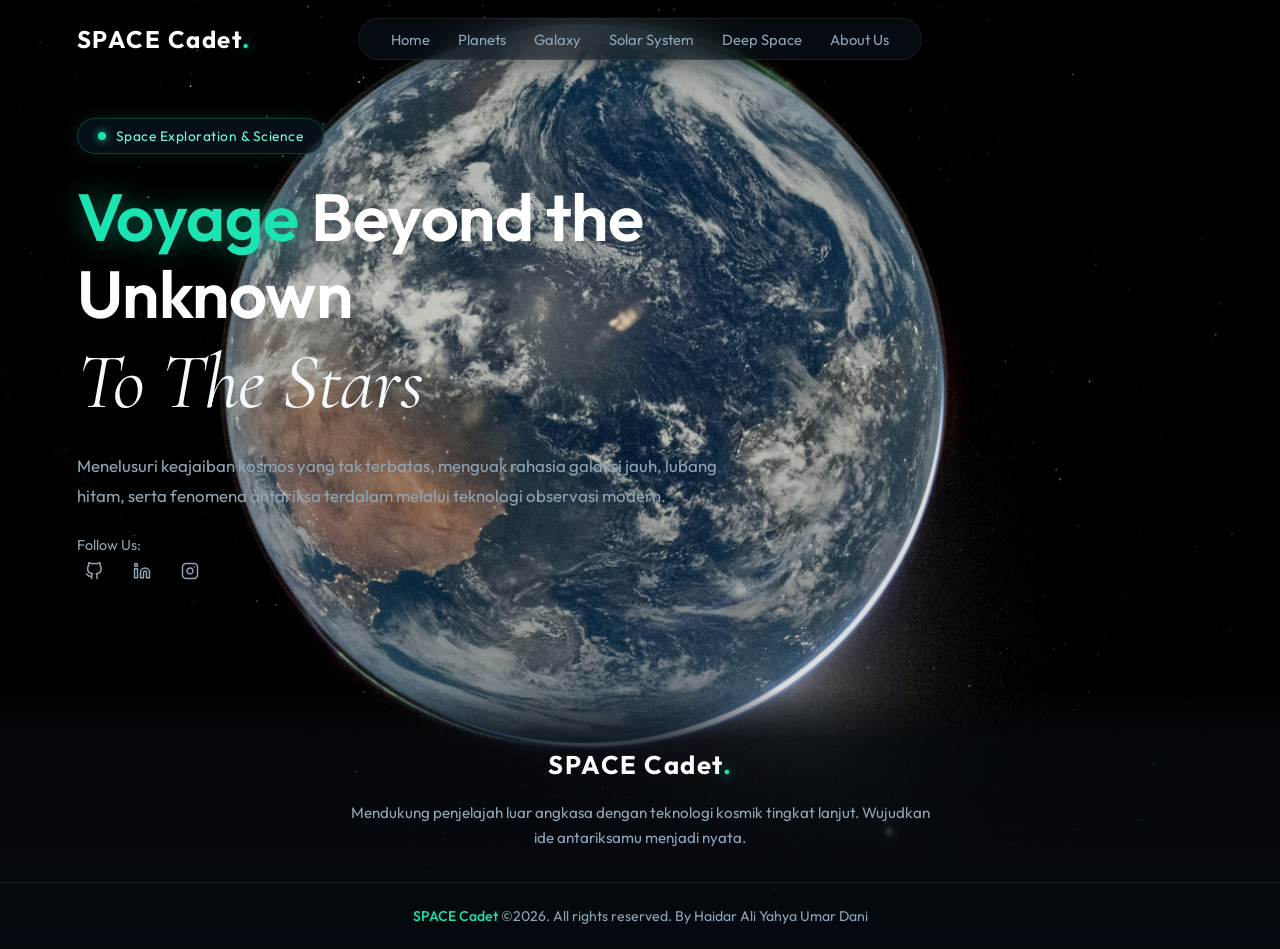
<file: home/home.html>
<!doctype html>
<html lang="id">
  <head>
    <meta charset="UTF-8" />
    <meta name="viewport" content="width=device-width, initial-scale=1.0" />
    <title>Cosmos - Space Exploration</title>
    <!-- External CSS -->
    <link rel="stylesheet" href="home.css" />
  </head>
  <body>
    <!-- Full Space Earth Background Layer -->
    <div class="space-bg-container">
      <img
        src="../images/home.jpg"
        alt="Earth Space Background"
        class="space-bg-image"
      />
    </div>

    <!-- Header Navigation -->
    <header>
      <a href="home.html" class="logo-area">
        <span class="logo-text"
          >SPACE Cadet<span class="logo-dot">.</span></span
        >
      </a>

      <ul class="nav-capsule">
        <li><a href="home.html" class="active">Home</a></li>
        <li><a href="../planets/planets.html">Planets</a></li>
        <li><a href="../galaxy/galaxy.html">Galaxy</a></li>
        <li><a href="../solar-system/solar-system.html">Solar System</a></li>
        <li><a href="../deep-space/deep-space.html">Deep Space</a></li>
        <li><a href="../about/about.html">About Us</a></li>
      </ul>
    </header>

    <!-- Main Hero Section -->
    <main>
      <div class="hero-container">
        <!-- Left Hero Content -->
        <div class="hero-content">
          <!-- Top Badge -->
          <div class="hero-badge">
            <span class="badge-dot"></span>
            <span>Space Exploration &amp; Science</span>
          </div>

          <!-- Hero Headline -->
          <h1 class="hero-title">
            <span class="highlight">Voyage</span> Beyond the<br />
            Unknown
            <span class="serif-italic">To The Stars</span>
          </h1>

          <!-- Description -->
          <p class="hero-description">
            Menelusuri keajaiban kosmos yang tak terbatas, menguak rahasia
            galaksi jauh, lubang hitam, serta fenomena antariksa terdalam
            melalui teknologi observasi modern.
          </p>

          <!-- Social Links -->
          <div class="social-links">
            <span class="social-label">Follow Us:</span>
            <div class="social-icons">
              <!-- GitHub -->
              <a
                href="#"
                class="social-icon-btn"
                title="GitHub"
                aria-label="GitHub"
              >
                <svg
                  width="18"
                  height="18"
                  viewBox="0 0 24 24"
                  fill="none"
                  stroke="currentColor"
                  stroke-width="2"
                  stroke-linecap="round"
                  stroke-linejoin="round"
                >
                  <path
                    d="M9 19c-5 1.5-5-2.5-7-3m14 6v-3.87a3.37 3.37 0 0 0-.94-2.61c3.14-.35 6.44-1.54 6.44-7A5.44 5.44 0 0 0 20 4.77 5.07 5.07 0 0 0 19.91 1S18.73.65 16 2.48a13.38 13.38 0 0 0-7 0C6.27.65 5.09 1 5.09 1A5.07 5.07 0 0 0 5 4.77a5.44 5.44 0 0 0-1.5 3.78c0 5.42 3.3 6.61 6.44 7A3.37 3.37 0 0 0 9 18.13V22"
                  ></path>
                </svg>
              </a>

              <!-- LinkedIn -->
              <a
                href="#"
                class="social-icon-btn"
                title="LinkedIn"
                aria-label="LinkedIn"
              >
                <svg
                  width="18"
                  height="18"
                  viewBox="0 0 24 24"
                  fill="none"
                  stroke="currentColor"
                  stroke-width="2"
                  stroke-linecap="round"
                  stroke-linejoin="round"
                >
                  <path
                    d="M16 8a6 6 0 0 1 6 6v7h-4v-7a2 2 0 0 0-2-2 2 2 0 0 0-2 2v7h-4v-7a6 6 0 0 1 6-6z"
                  ></path>
                  <rect x="2" y="9" width="4" height="12"></rect>
                  <circle cx="4" cy="4" r="2"></circle>
                </svg>
              </a>

              <!-- Instagram -->
              <a
                href="#"
                class="social-icon-btn"
                title="Instagram"
                aria-label="Instagram"
              >
                <svg
                  width="18"
                  height="18"
                  viewBox="0 0 24 24"
                  fill="none"
                  stroke="currentColor"
                  stroke-width="2"
                  stroke-linecap="round"
                  stroke-linejoin="round"
                >
                  <rect x="2" y="2" width="20" height="20" rx="5" ry="5"></rect>
                  <path
                    d="M16 11.37A4 4 0 1 1 12.63 8 4 4 0 0 1 16 11.37z"
                  ></path>
                  <line x1="17.5" y1="6.5" x2="17.51" y2="6.5"></line>
                </svg>
              </a>
            </div>
          </div>
        </div>
      </div>
    </main>

    <!-- Footer Section -->
    <footer class="space-footer">
      <div class="footer-content">
        <div class="footer-logo">
          <span class="logo-text"
            >SPACE Cadet<span class="logo-dot">.</span></span
          >
        </div>
        <p class="footer-desc">
          Mendukung penjelajah luar angkasa dengan teknologi kosmik tingkat
          lanjut. Wujudkan ide antariksamu menjadi nyata.
        </p>
      </div>
      <div class="footer-bottom">
        <div class="footer-bottom-inner">
          <a href="#">SPACE Cadet</a> ©<span id="footerYear">2026</span>. All rights reserved. By Haidar Ali
          Yahya Umar Dani
        </div>
      </div>
    </footer>
    <script src="home.js"></script>
  </body>
</html>
</file>
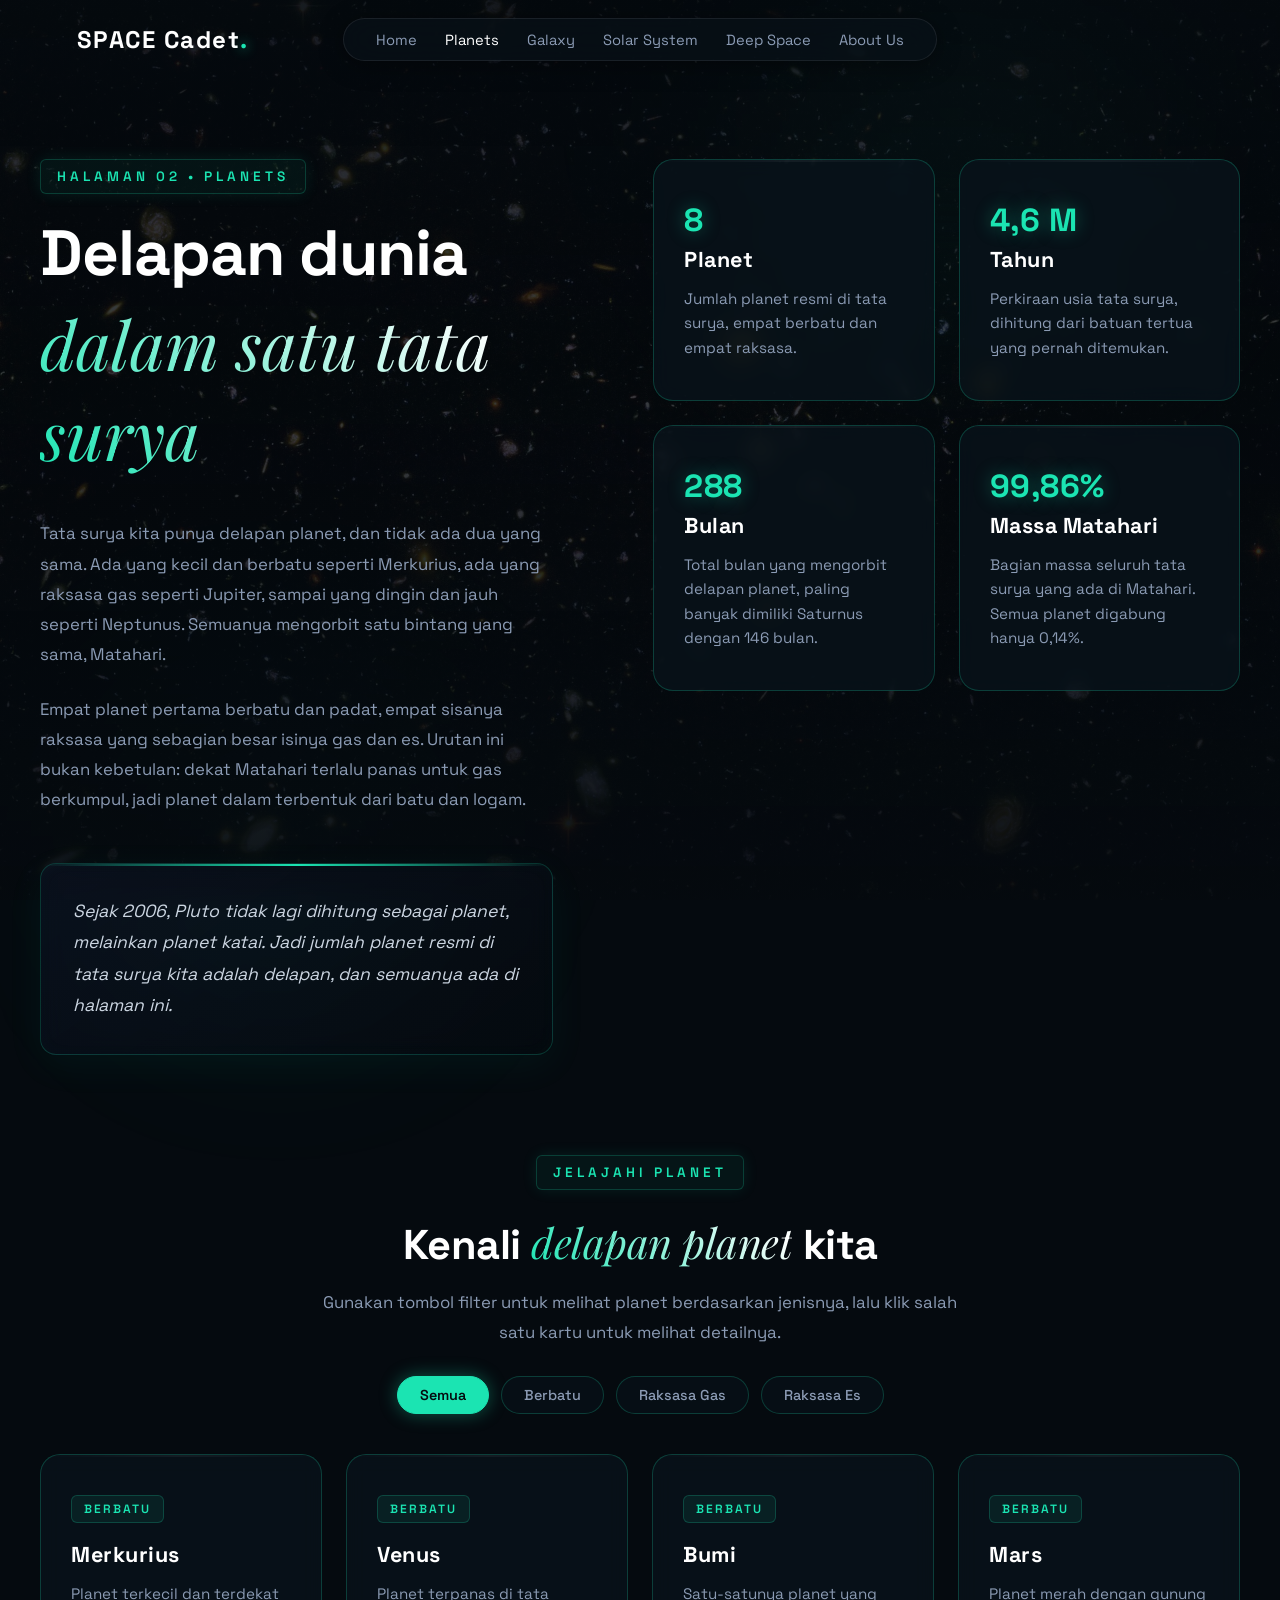
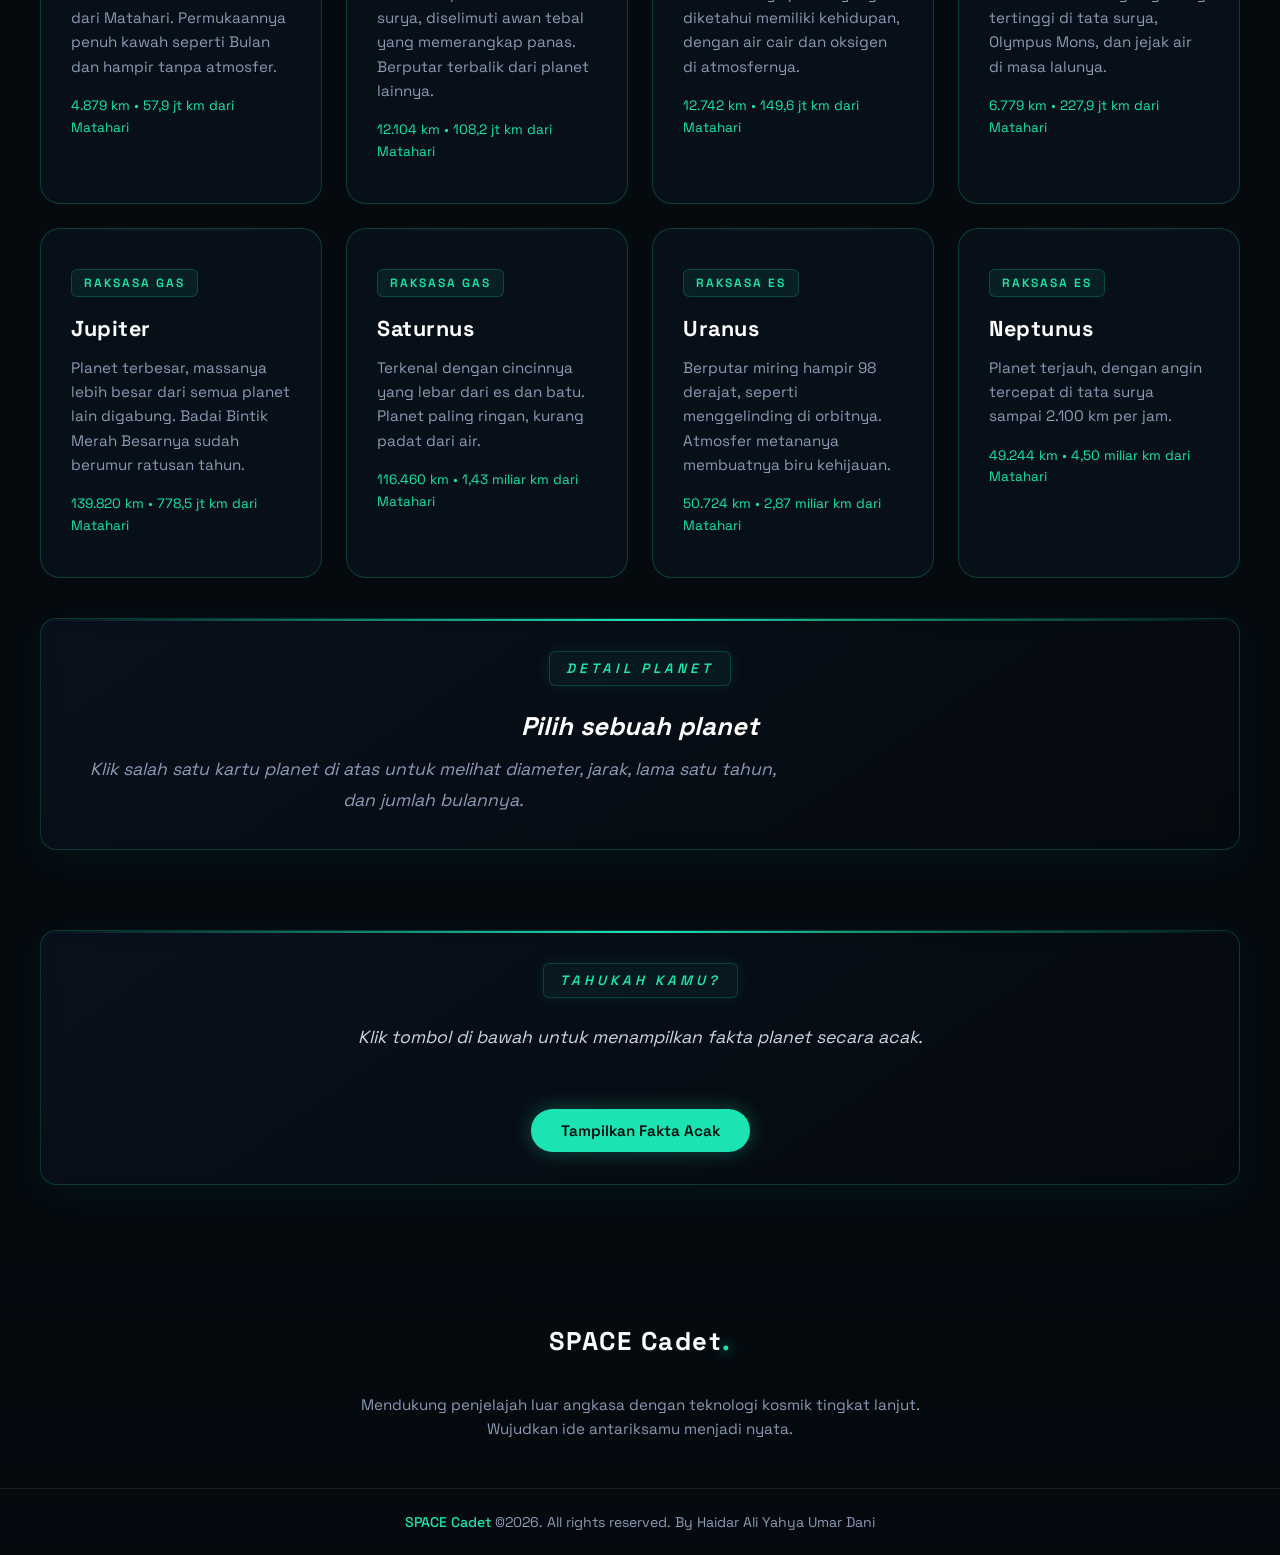
<file: planets/planets.html>
<!doctype html>
<html lang="id">
  <head>
    <meta charset="UTF-8" />
    <meta name="viewport" content="width=device-width, initial-scale=1.0" />
    <title>Planets - SPACE Cadet</title>

    <link rel="preconnect" href="https://fonts.googleapis.com" />
    <link rel="preconnect" href="https://fonts.gstatic.com" crossorigin />
    <link
      href="https://fonts.googleapis.com/css2?family=Playfair+Display:ital@1&family=Space+Grotesk:wght@300;400;600;700&display=swap"
      rel="stylesheet"
    />

    <link rel="stylesheet" href="planets.css" />
  </head>

  <body>
    <header>
      <a href="../home/home.html" class="logo-area">
        <span class="logo-text"
          >SPACE Cadet<span class="logo-dot">.</span></span
        >
      </a>

      <ul class="nav-capsule">
        <li><a href="../home/home.html">Home</a></li>
        <li><a href="planets.html" class="active">Planets</a></li>
        <li><a href="../galaxy/galaxy.html">Galaxy</a></li>
        <li><a href="../solar-system/solar-system.html">Solar System</a></li>
        <li><a href="../deep-space/deep-space.html">Deep Space</a></li>
        <li><a href="../about/about.html">About Us</a></li>
      </ul>
    </header>

    <div class="orb-1"></div>
    <div class="orb-2"></div>

    <div class="pl-bg-container">
      <img
        src="../images/starfield-bg.jpg"
        alt=""
        class="pl-bg-image"
        aria-hidden="true"
      />
    </div>

    <div class="container pl-hero">
      <div class="left-content">
        <div class="about-me-label">Halaman 02 &bull; Planets</div>

        <h1 class="main-heading">Delapan dunia</h1>
        <h2 class="sub-heading">dalam satu tata surya</h2>

        <p class="description">
          Tata surya kita punya delapan planet, dan tidak ada dua yang sama.
          Ada yang kecil dan berbatu seperti Merkurius, ada yang raksasa gas
          seperti Jupiter, sampai yang dingin dan jauh seperti Neptunus.
          Semuanya mengorbit satu bintang yang sama, Matahari.
        </p>

        <p class="description">
          Empat planet pertama berbatu dan padat, empat sisanya raksasa yang
          sebagian besar isinya gas dan es. Urutan ini bukan kebetulan: dekat
          Matahari terlalu panas untuk gas berkumpul, jadi planet dalam
          terbentuk dari batu dan logam.
        </p>

        <div class="highlight-box">
          <p>
            Sejak 2006, Pluto tidak lagi dihitung sebagai planet, melainkan
            planet katai. Jadi jumlah planet resmi di tata surya kita adalah
            delapan, dan semuanya ada di halaman ini.
          </p>
        </div>
      </div>

      <div class="right-content">
        <div class="features-grid">
          <div class="feature-card">
            <h3 class="pl-stat-number">8</h3>
            <p class="feature-title">Planet</p>
            <p class="feature-desc">
              Jumlah planet resmi di tata surya, empat berbatu dan empat
              raksasa.
            </p>
          </div>

          <div class="feature-card">
            <h3 class="pl-stat-number">4,6 M</h3>
            <p class="feature-title">Tahun</p>
            <p class="feature-desc">
              Perkiraan usia tata surya, dihitung dari batuan tertua yang
              pernah ditemukan.
            </p>
          </div>

          <div class="feature-card">
            <h3 class="pl-stat-number">288</h3>
            <p class="feature-title">Bulan</p>
            <p class="feature-desc">
              Total bulan yang mengorbit delapan planet, paling banyak
              dimiliki Saturnus dengan 146 bulan.
            </p>
          </div>

          <div class="feature-card">
            <h3 class="pl-stat-number">99,86%</h3>
            <p class="feature-title">Massa Matahari</p>
            <p class="feature-desc">
              Bagian massa seluruh tata surya yang ada di Matahari. Semua
              planet digabung hanya 0,14%.
            </p>
          </div>
        </div>
      </div>
    </div>

    <section class="pl-section">
      <div class="pl-section-head">
        <div class="about-me-label">Jelajahi Planet</div>
        <h2 class="pl-section-title">
          Kenali <span class="pl-italic">delapan planet</span> kita
        </h2>
        <p class="description pl-section-desc">
          Gunakan tombol filter untuk melihat planet berdasarkan jenisnya, lalu
          klik salah satu kartu untuk melihat detailnya.
        </p>

        <div class="pl-filter" role="group" aria-label="Filter jenis planet">
          <button class="pl-filter-btn active" data-filter="semua">Semua</button>
          <button class="pl-filter-btn" data-filter="berbatu">Berbatu</button>
          <button class="pl-filter-btn" data-filter="raksasa-gas">Raksasa Gas</button>
          <button class="pl-filter-btn" data-filter="raksasa-es">Raksasa Es</button>
        </div>
      </div>

      <div class="pl-planets-grid" id="planetsGrid">
        <article class="feature-card pl-planet-card" data-category="berbatu" data-planet="merkurius" tabindex="0">
          <span class="pl-card-tag">Berbatu</span>
          <h3 class="feature-title">Merkurius</h3>
          <p class="feature-desc">
            Planet terkecil dan terdekat dari Matahari. Permukaannya penuh
            kawah seperti Bulan dan hampir tanpa atmosfer.
          </p>
          <p class="pl-card-data">4.879 km &bull; 57,9 jt km dari Matahari</p>
        </article>

        <article class="feature-card pl-planet-card" data-category="berbatu" data-planet="venus" tabindex="0">
          <span class="pl-card-tag">Berbatu</span>
          <h3 class="feature-title">Venus</h3>
          <p class="feature-desc">
            Planet terpanas di tata surya, diselimuti awan tebal yang
            memerangkap panas. Berputar terbalik dari planet lainnya.
          </p>
          <p class="pl-card-data">12.104 km &bull; 108,2 jt km dari Matahari</p>
        </article>

        <article class="feature-card pl-planet-card" data-category="berbatu" data-planet="bumi" tabindex="0">
          <span class="pl-card-tag">Berbatu</span>
          <h3 class="feature-title">Bumi</h3>
          <p class="feature-desc">
            Satu-satunya planet yang diketahui memiliki kehidupan, dengan air
            cair dan oksigen di atmosfernya.
          </p>
          <p class="pl-card-data">12.742 km &bull; 149,6 jt km dari Matahari</p>
        </article>

        <article class="feature-card pl-planet-card" data-category="berbatu" data-planet="mars" tabindex="0">
          <span class="pl-card-tag">Berbatu</span>
          <h3 class="feature-title">Mars</h3>
          <p class="feature-desc">
            Planet merah dengan gunung tertinggi di tata surya, Olympus Mons,
            dan jejak air di masa lalunya.
          </p>
          <p class="pl-card-data">6.779 km &bull; 227,9 jt km dari Matahari</p>
        </article>

        <article class="feature-card pl-planet-card" data-category="raksasa-gas" data-planet="jupiter" tabindex="0">
          <span class="pl-card-tag">Raksasa Gas</span>
          <h3 class="feature-title">Jupiter</h3>
          <p class="feature-desc">
            Planet terbesar, massanya lebih besar dari semua planet lain
            digabung. Badai Bintik Merah Besarnya sudah berumur ratusan tahun.
          </p>
          <p class="pl-card-data">139.820 km &bull; 778,5 jt km dari Matahari</p>
        </article>

        <article class="feature-card pl-planet-card" data-category="raksasa-gas" data-planet="saturnus" tabindex="0">
          <span class="pl-card-tag">Raksasa Gas</span>
          <h3 class="feature-title">Saturnus</h3>
          <p class="feature-desc">
            Terkenal dengan cincinnya yang lebar dari es dan batu. Planet
            paling ringan, kurang padat dari air.
          </p>
          <p class="pl-card-data">116.460 km &bull; 1,43 miliar km dari Matahari</p>
        </article>

        <article class="feature-card pl-planet-card" data-category="raksasa-es" data-planet="uranus" tabindex="0">
          <span class="pl-card-tag">Raksasa Es</span>
          <h3 class="feature-title">Uranus</h3>
          <p class="feature-desc">
            Berputar miring hampir 98 derajat, seperti menggelinding di
            orbitnya. Atmosfer metananya membuatnya biru kehijauan.
          </p>
          <p class="pl-card-data">50.724 km &bull; 2,87 miliar km dari Matahari</p>
        </article>

        <article class="feature-card pl-planet-card" data-category="raksasa-es" data-planet="neptunus" tabindex="0">
          <span class="pl-card-tag">Raksasa Es</span>
          <h3 class="feature-title">Neptunus</h3>
          <p class="feature-desc">
            Planet terjauh, dengan angin tercepat di tata surya sampai 2.100
            km per jam.
          </p>
          <p class="pl-card-data">49.244 km &bull; 4,50 miliar km dari Matahari</p>
        </article>
      </div>

      <p class="pl-empty" id="planetsEmpty" hidden>
        Belum ada planet pada kategori ini.
      </p>

      <div class="highlight-box pl-detail-box" id="planetDetail">
        <div class="about-me-label">Detail Planet</div>
        <h3 class="pl-detail-name" id="planetDetailName">Pilih sebuah planet</h3>
        <p class="pl-detail-text" id="planetDetailText">
          Klik salah satu kartu planet di atas untuk melihat diameter, jarak,
          lama satu tahun, dan jumlah bulannya.
        </p>
        <p class="pl-detail-data" id="planetDetailData"></p>
      </div>
    </section>

    <section class="pl-section pl-random-section">
      <div class="highlight-box pl-random-box">
        <div class="about-me-label">Tahukah Kamu?</div>
        <p class="pl-random-text" id="randomFactText">
          Klik tombol di bawah untuk menampilkan fakta planet secara acak.
        </p>
        <button class="pl-random-btn" id="randomFactBtn" type="button">
          Tampilkan Fakta Acak
        </button>
      </div>
    </section>

    <footer class="space-footer">
      <div class="footer-content">
        <div class="footer-logo">
          <span class="logo-text"
            >SPACE Cadet<span class="logo-dot">.</span></span
          >
        </div>
        <p class="footer-desc">
          Mendukung penjelajah luar angkasa dengan teknologi kosmik tingkat
          lanjut. Wujudkan ide antariksamu menjadi nyata.
        </p>
      </div>
      <div class="footer-bottom">
        <div class="footer-bottom-inner">
          <a href="#">SPACE Cadet</a> ©2026. All rights reserved. By Haidar Ali
          Yahya Umar Dani
        </div>
      </div>
    </footer>

    <script src="planets.js"></script>
  </body>
</html>
</file>
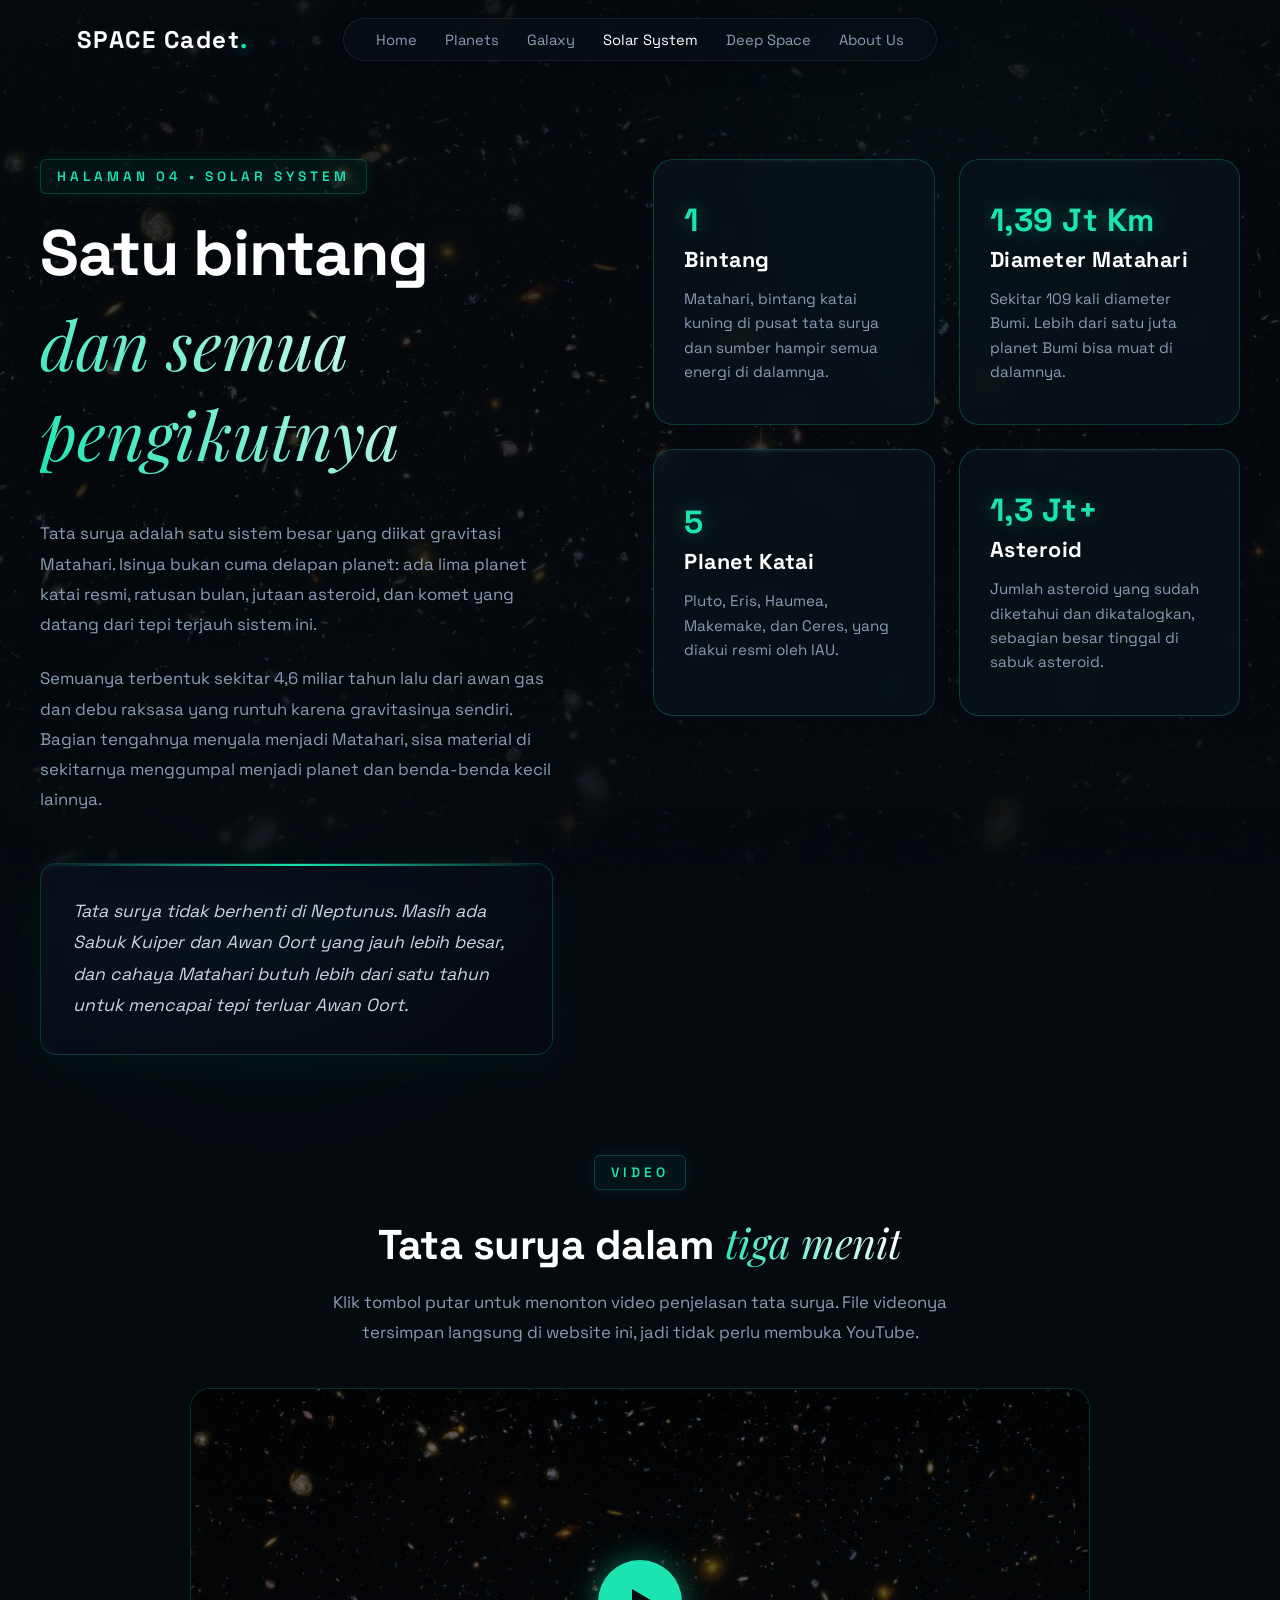
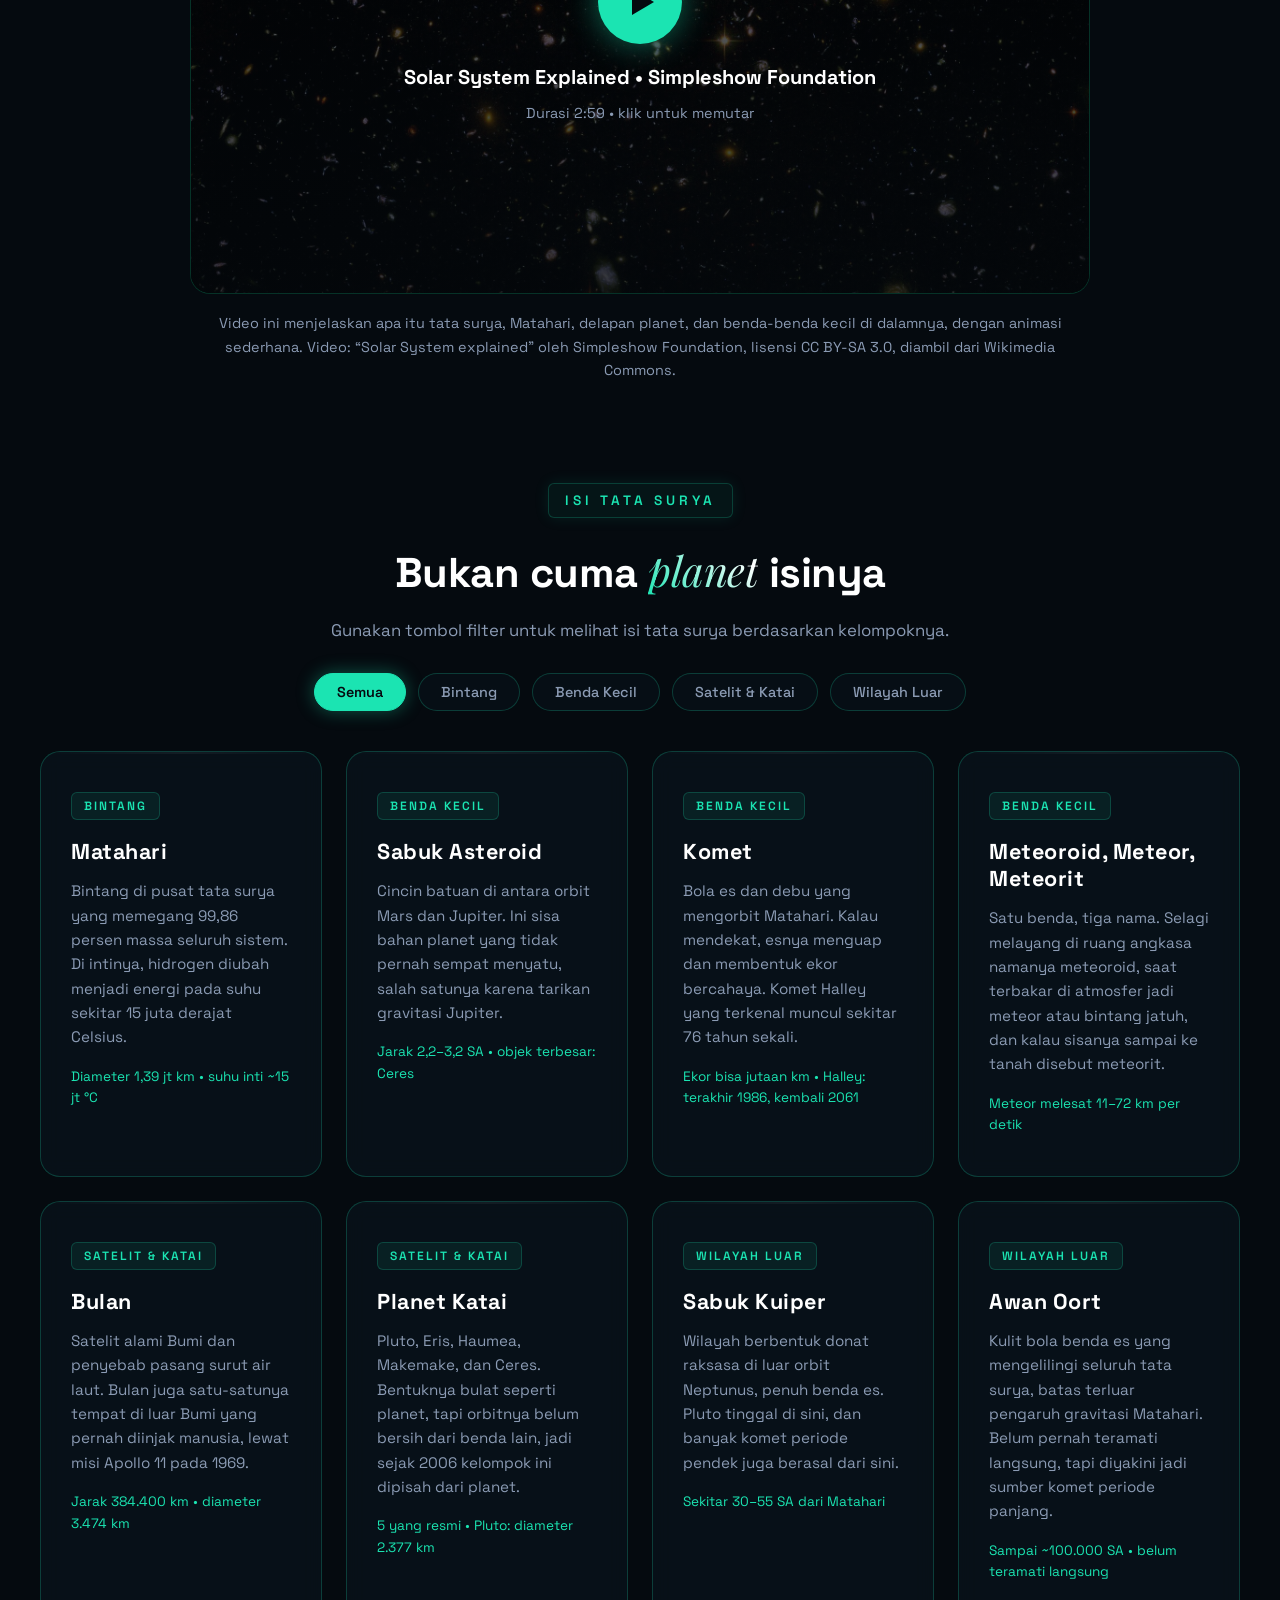
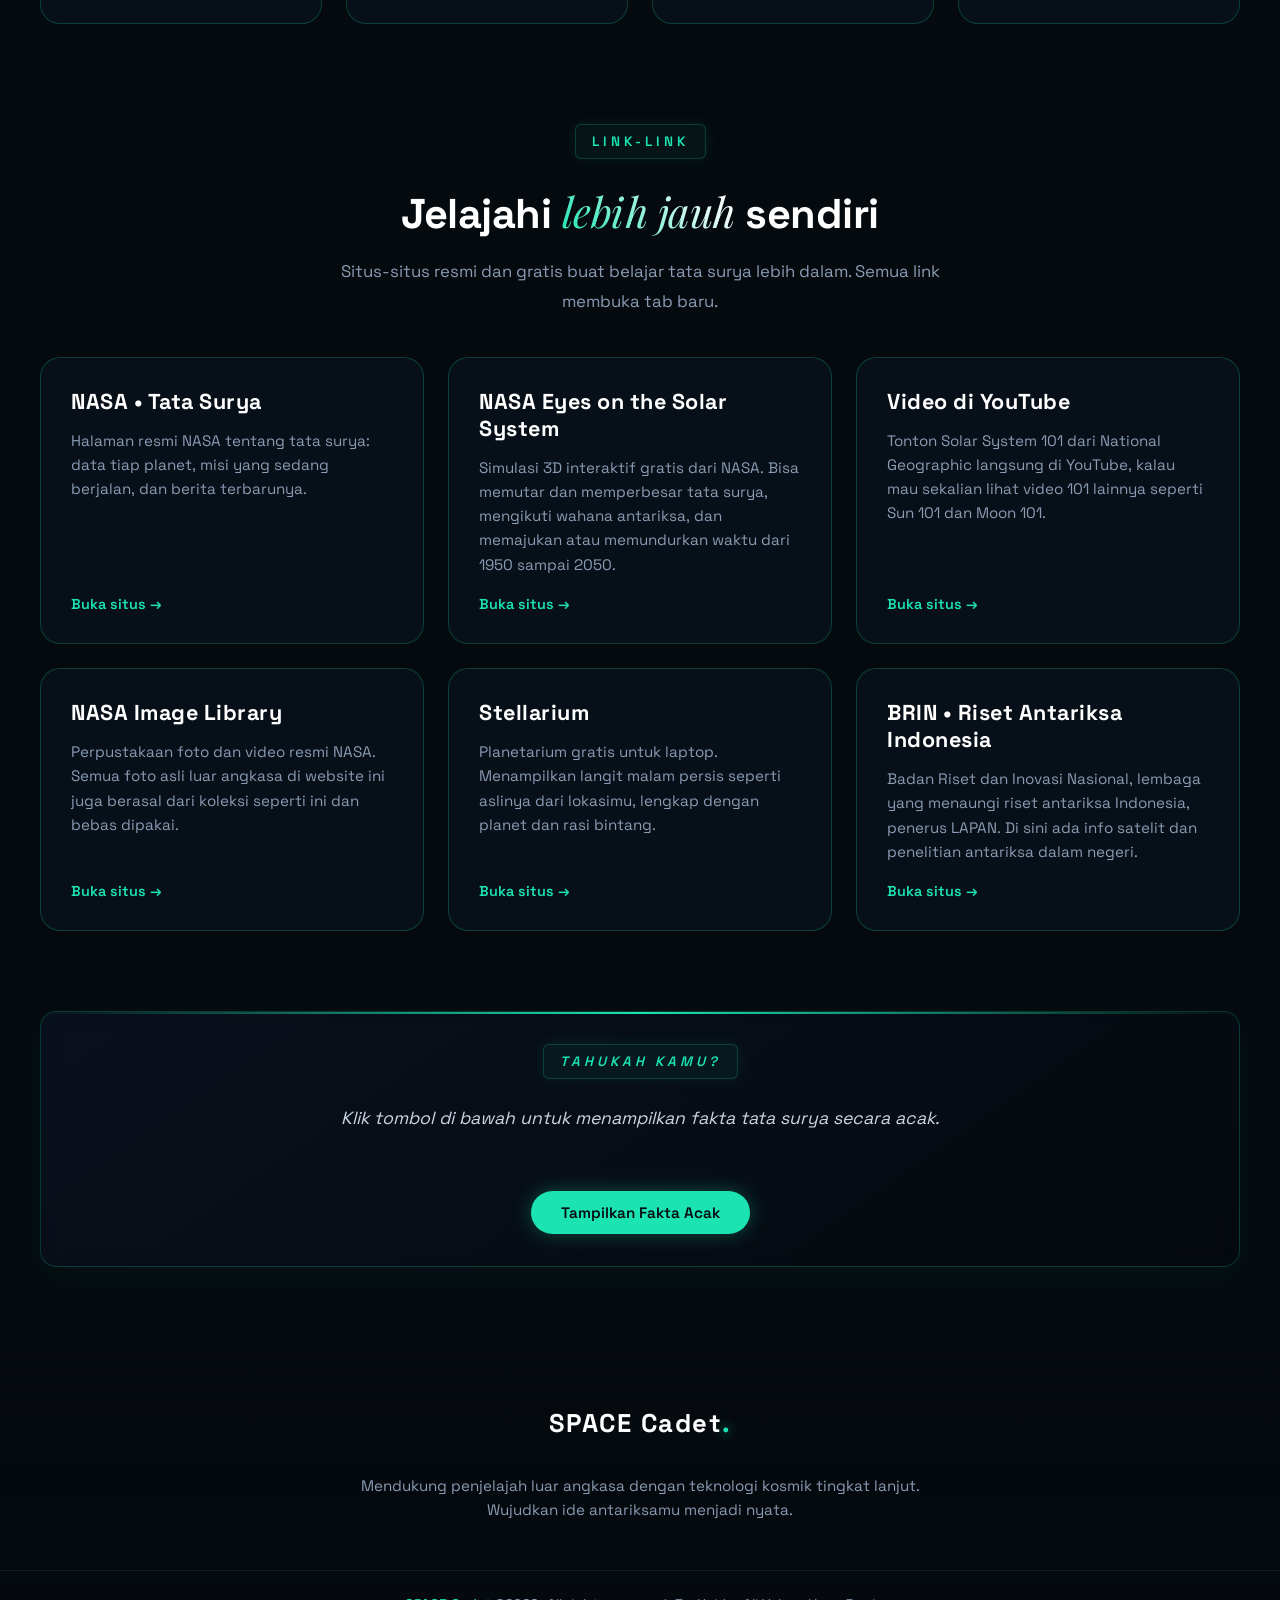
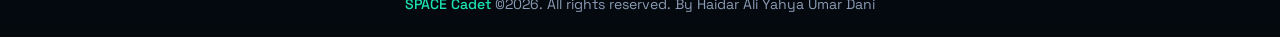
<file: solar-system/solar-system.html>
<!doctype html>
<html lang="id">
  <head>
    <meta charset="UTF-8" />
    <meta name="viewport" content="width=device-width, initial-scale=1.0" />
    <title>Solar System - SPACE Cadet</title>

    <link rel="preconnect" href="https://fonts.googleapis.com" />
    <link rel="preconnect" href="https://fonts.gstatic.com" crossorigin />
    <link
      href="https://fonts.googleapis.com/css2?family=Playfair+Display:ital@1&family=Space+Grotesk:wght@300;400;600;700&display=swap"
      rel="stylesheet"
    />

    <link rel="stylesheet" href="solar-system.css" />
  </head>

  <body>
    <header>
      <a href="../home/home.html" class="logo-area">
        <span class="logo-text"
          >SPACE Cadet<span class="logo-dot">.</span></span
        >
      </a>

      <ul class="nav-capsule">
        <li><a href="../home/home.html">Home</a></li>
        <li><a href="../planets/planets.html">Planets</a></li>
        <li><a href="../galaxy/galaxy.html">Galaxy</a></li>
        <li><a href="solar-system.html" class="active">Solar System</a></li>
        <li><a href="../deep-space/deep-space.html">Deep Space</a></li>
        <li><a href="../about/about.html">About Us</a></li>
      </ul>
    </header>

    <div class="orb-1"></div>
    <div class="orb-2"></div>

    <div class="ss-bg-container">
      <img
        src="../images/starfield-bg.jpg"
        alt=""
        class="ss-bg-image"
        aria-hidden="true"
      />
    </div>

    <div class="container ss-hero">
      <div class="left-content">
        <div class="about-me-label">Halaman 04 &bull; Solar System</div>

        <h1 class="main-heading">Satu bintang</h1>
        <h2 class="sub-heading">dan semua pengikutnya</h2>

        <p class="description">
          Tata surya adalah satu sistem besar yang diikat gravitasi Matahari.
          Isinya bukan cuma delapan planet: ada lima planet katai resmi,
          ratusan bulan, jutaan asteroid, dan komet yang datang dari tepi
          terjauh sistem ini.
        </p>

        <p class="description">
          Semuanya terbentuk sekitar 4,6 miliar tahun lalu dari awan gas dan
          debu raksasa yang runtuh karena gravitasinya sendiri. Bagian
          tengahnya menyala menjadi Matahari, sisa material di sekitarnya
          menggumpal menjadi planet dan benda-benda kecil lainnya.
        </p>

        <div class="highlight-box">
          <p>
            Tata surya tidak berhenti di Neptunus. Masih ada Sabuk Kuiper dan
            Awan Oort yang jauh lebih besar, dan cahaya Matahari butuh lebih
            dari satu tahun untuk mencapai tepi terluar Awan Oort.
          </p>
        </div>
      </div>

      <div class="right-content">
        <div class="features-grid">
          <div class="feature-card">
            <h3 class="ss-stat-number">1</h3>
            <p class="feature-title">Bintang</p>
            <p class="feature-desc">
              Matahari, bintang katai kuning di pusat tata surya dan sumber
              hampir semua energi di dalamnya.
            </p>
          </div>

          <div class="feature-card">
            <h3 class="ss-stat-number">1,39 Jt Km</h3>
            <p class="feature-title">Diameter Matahari</p>
            <p class="feature-desc">
              Sekitar 109 kali diameter Bumi. Lebih dari satu juta planet Bumi
              bisa muat di dalamnya.
            </p>
          </div>

          <div class="feature-card">
            <h3 class="ss-stat-number">5</h3>
            <p class="feature-title">Planet Katai</p>
            <p class="feature-desc">
              Pluto, Eris, Haumea, Makemake, dan Ceres, yang diakui resmi oleh
              IAU.
            </p>
          </div>

          <div class="feature-card">
            <h3 class="ss-stat-number">1,3 Jt+</h3>
            <p class="feature-title">Asteroid</p>
            <p class="feature-desc">
              Jumlah asteroid yang sudah diketahui dan dikatalogkan, sebagian
              besar tinggal di sabuk asteroid.
            </p>
          </div>
        </div>
      </div>
    </div>

    <section class="ss-section">
      <div class="ss-section-head">
        <div class="about-me-label">Video</div>
        <h2 class="ss-section-title">
          Tata surya dalam <span class="ss-italic">tiga menit</span>
        </h2>
        <p class="description ss-section-desc">
          Klik tombol putar untuk menonton video penjelasan tata surya. File
          videonya tersimpan langsung di website ini, jadi tidak perlu membuka
          YouTube.
        </p>
      </div>

      <div class="ss-video-wrap">
        <div class="ss-video-facade" id="videoFacade" role="button" tabindex="0" aria-label="Putar video penjelasan tata surya">
          <img
            src="../images/starfield-bg.jpg"
            alt=""
            class="ss-video-bg"
            aria-hidden="true"
          />
          <div class="ss-video-center">
            <span class="ss-play-btn" aria-hidden="true"></span>
            <p class="ss-video-title">Solar System Explained &bull; Simpleshow Foundation</p>
            <p class="ss-video-meta">Durasi 2:59 &bull; klik untuk memutar</p>
          </div>
        </div>
      </div>

      <p class="ss-video-caption">
        Video ini menjelaskan apa itu tata surya, Matahari, delapan planet,
        dan benda-benda kecil di dalamnya, dengan animasi sederhana. Video:
        &ldquo;Solar System explained&rdquo; oleh Simpleshow Foundation,
        lisensi CC BY-SA 3.0, diambil dari Wikimedia Commons.
      </p>
    </section>

    <section class="ss-section">
      <div class="ss-section-head">
        <div class="about-me-label">Isi Tata Surya</div>
        <h2 class="ss-section-title">
          Bukan cuma <span class="ss-italic">planet</span> isinya
        </h2>
        <p class="description ss-section-desc">
          Gunakan tombol filter untuk melihat isi tata surya berdasarkan
          kelompoknya.
        </p>

        <div class="ss-filter" role="group" aria-label="Filter kelompok isi tata surya">
          <button class="ss-filter-btn active" data-filter="semua">Semua</button>
          <button class="ss-filter-btn" data-filter="bintang">Bintang</button>
          <button class="ss-filter-btn" data-filter="benda-kecil">Benda Kecil</button>
          <button class="ss-filter-btn" data-filter="satelit-katai">Satelit &amp; Katai</button>
          <button class="ss-filter-btn" data-filter="wilayah">Wilayah Luar</button>
        </div>
      </div>

      <div class="ss-grid" id="ssGrid">
        <article class="feature-card ss-card" data-category="bintang">
          <span class="ss-card-tag">Bintang</span>
          <h3 class="feature-title">Matahari</h3>
          <p class="feature-desc">
            Bintang di pusat tata surya yang memegang 99,86 persen massa
            seluruh sistem. Di intinya, hidrogen diubah menjadi energi pada
            suhu sekitar 15 juta derajat Celsius.
          </p>
          <p class="ss-card-data">Diameter 1,39 jt km &bull; suhu inti ~15 jt &deg;C</p>
        </article>

        <article class="feature-card ss-card" data-category="benda-kecil">
          <span class="ss-card-tag">Benda Kecil</span>
          <h3 class="feature-title">Sabuk Asteroid</h3>
          <p class="feature-desc">
            Cincin batuan di antara orbit Mars dan Jupiter. Ini sisa bahan
            planet yang tidak pernah sempat menyatu, salah satunya karena
            tarikan gravitasi Jupiter.
          </p>
          <p class="ss-card-data">Jarak 2,2&ndash;3,2 SA &bull; objek terbesar: Ceres</p>
        </article>

        <article class="feature-card ss-card" data-category="benda-kecil">
          <span class="ss-card-tag">Benda Kecil</span>
          <h3 class="feature-title">Komet</h3>
          <p class="feature-desc">
            Bola es dan debu yang mengorbit Matahari. Kalau mendekat, esnya
            menguap dan membentuk ekor bercahaya. Komet Halley yang terkenal
            muncul sekitar 76 tahun sekali.
          </p>
          <p class="ss-card-data">Ekor bisa jutaan km &bull; Halley: terakhir 1986, kembali 2061</p>
        </article>

        <article class="feature-card ss-card" data-category="benda-kecil">
          <span class="ss-card-tag">Benda Kecil</span>
          <h3 class="feature-title">Meteoroid, Meteor, Meteorit</h3>
          <p class="feature-desc">
            Satu benda, tiga nama. Selagi melayang di ruang angkasa namanya
            meteoroid, saat terbakar di atmosfer jadi meteor atau bintang
            jatuh, dan kalau sisanya sampai ke tanah disebut meteorit.
          </p>
          <p class="ss-card-data">Meteor melesat 11&ndash;72 km per detik</p>
        </article>

        <article class="feature-card ss-card" data-category="satelit-katai">
          <span class="ss-card-tag">Satelit &amp; Katai</span>
          <h3 class="feature-title">Bulan</h3>
          <p class="feature-desc">
            Satelit alami Bumi dan penyebab pasang surut air laut. Bulan juga
            satu-satunya tempat di luar Bumi yang pernah diinjak manusia,
            lewat misi Apollo 11 pada 1969.
          </p>
          <p class="ss-card-data">Jarak 384.400 km &bull; diameter 3.474 km</p>
        </article>

        <article class="feature-card ss-card" data-category="satelit-katai">
          <span class="ss-card-tag">Satelit &amp; Katai</span>
          <h3 class="feature-title">Planet Katai</h3>
          <p class="feature-desc">
            Pluto, Eris, Haumea, Makemake, dan Ceres. Bentuknya bulat seperti
            planet, tapi orbitnya belum bersih dari benda lain, jadi sejak
            2006 kelompok ini dipisah dari planet.
          </p>
          <p class="ss-card-data">5 yang resmi &bull; Pluto: diameter 2.377 km</p>
        </article>

        <article class="feature-card ss-card" data-category="wilayah">
          <span class="ss-card-tag">Wilayah Luar</span>
          <h3 class="feature-title">Sabuk Kuiper</h3>
          <p class="feature-desc">
            Wilayah berbentuk donat raksasa di luar orbit Neptunus, penuh
            benda es. Pluto tinggal di sini, dan banyak komet periode pendek
            juga berasal dari sini.
          </p>
          <p class="ss-card-data">Sekitar 30&ndash;55 SA dari Matahari</p>
        </article>

        <article class="feature-card ss-card" data-category="wilayah">
          <span class="ss-card-tag">Wilayah Luar</span>
          <h3 class="feature-title">Awan Oort</h3>
          <p class="feature-desc">
            Kulit bola benda es yang mengelilingi seluruh tata surya, batas
            terluar pengaruh gravitasi Matahari. Belum pernah teramati
            langsung, tapi diyakini jadi sumber komet periode panjang.
          </p>
          <p class="ss-card-data">Sampai ~100.000 SA &bull; belum teramati langsung</p>
        </article>
      </div>

      <p class="ss-empty" id="ssEmpty" hidden>
        Belum ada isi pada kelompok ini.
      </p>
    </section>

    <section class="ss-section">
      <div class="ss-section-head">
        <div class="about-me-label">Link-Link</div>
        <h2 class="ss-section-title">
          Jelajahi <span class="ss-italic">lebih jauh</span> sendiri
        </h2>
        <p class="description ss-section-desc">
          Situs-situs resmi dan gratis buat belajar tata surya lebih dalam.
          Semua link membuka tab baru.
        </p>
      </div>

      <div class="ss-links-grid">
        <a class="ss-link-card" href="https://science.nasa.gov/solar-system/" target="_blank" rel="noopener">
          <h3 class="feature-title">NASA &bull; Tata Surya</h3>
          <p class="feature-desc">
            Halaman resmi NASA tentang tata surya: data tiap planet, misi
            yang sedang berjalan, dan berita terbarunya.
          </p>
          <span class="ss-link-go">Buka situs &rarr;</span>
        </a>

        <a class="ss-link-card" href="https://eyes.nasa.gov/apps/solar-system/" target="_blank" rel="noopener">
          <h3 class="feature-title">NASA Eyes on the Solar System</h3>
          <p class="feature-desc">
            Simulasi 3D interaktif gratis dari NASA. Bisa memutar dan
            memperbesar tata surya, mengikuti wahana antariksa, dan memajukan
            atau memundurkan waktu dari 1950 sampai 2050.
          </p>
          <span class="ss-link-go">Buka situs &rarr;</span>
        </a>

        <a class="ss-link-card" href="https://www.youtube.com/watch?v=libKVRa01L8" target="_blank" rel="noopener">
          <h3 class="feature-title">Video di YouTube</h3>
          <p class="feature-desc">
            Tonton Solar System 101 dari National Geographic langsung di
            YouTube, kalau mau sekalian lihat video 101 lainnya seperti Sun
            101 dan Moon 101.
          </p>
          <span class="ss-link-go">Buka situs &rarr;</span>
        </a>

        <a class="ss-link-card" href="https://images.nasa.gov" target="_blank" rel="noopener">
          <h3 class="feature-title">NASA Image Library</h3>
          <p class="feature-desc">
            Perpustakaan foto dan video resmi NASA. Semua foto asli luar
            angkasa di website ini juga berasal dari koleksi seperti ini dan
            bebas dipakai.
          </p>
          <span class="ss-link-go">Buka situs &rarr;</span>
        </a>

        <a class="ss-link-card" href="https://stellarium.org" target="_blank" rel="noopener">
          <h3 class="feature-title">Stellarium</h3>
          <p class="feature-desc">
            Planetarium gratis untuk laptop. Menampilkan langit malam persis
            seperti aslinya dari lokasimu, lengkap dengan planet dan
            rasi bintang.
          </p>
          <span class="ss-link-go">Buka situs &rarr;</span>
        </a>

        <a class="ss-link-card" href="https://www.brin.go.id" target="_blank" rel="noopener">
          <h3 class="feature-title">BRIN &bull; Riset Antariksa Indonesia</h3>
          <p class="feature-desc">
            Badan Riset dan Inovasi Nasional, lembaga yang menaungi riset
            antariksa Indonesia, penerus LAPAN. Di sini ada info satelit dan
            penelitian antariksa dalam negeri.
          </p>
          <span class="ss-link-go">Buka situs &rarr;</span>
        </a>
      </div>
    </section>

    <section class="ss-section ss-random-section">
      <div class="highlight-box ss-random-box">
        <div class="about-me-label">Tahukah Kamu?</div>
        <p class="ss-random-text" id="randomFactText">
          Klik tombol di bawah untuk menampilkan fakta tata surya secara acak.
        </p>
        <button class="ss-random-btn" id="randomFactBtn" type="button">
          Tampilkan Fakta Acak
        </button>
      </div>
    </section>

    <footer class="space-footer">
      <div class="footer-content">
        <div class="footer-logo">
          <span class="logo-text"
            >SPACE Cadet<span class="logo-dot">.</span></span
          >
        </div>
        <p class="footer-desc">
          Mendukung penjelajah luar angkasa dengan teknologi kosmik tingkat
          lanjut. Wujudkan ide antariksamu menjadi nyata.
        </p>
      </div>
      <div class="footer-bottom">
        <div class="footer-bottom-inner">
          <a href="#">SPACE Cadet</a> ©2026. All rights reserved. By Haidar Ali
          Yahya Umar Dani
        </div>
      </div>
    </footer>

    <script src="solar-system.js"></script>
  </body>
</html>
</file>
<file: about/about.css>
:root {
  --bg-color: #030613; /* variabel warna background utama */
  --text-main: #e2e8f0; /* variabel warna teks utama */
  --text-muted: #8b9bb4; /* variabel warna teks yang redup */
  --accent-cyan: #1be4b2; /* variabel warna aksen utama (cyan kehijauan) */
  --accent-purple: #1be4b2; /* variabel warna aksen kedua */
  --card-bg: rgba(9, 20, 28, 0.72); /* variabel warna background kartu */
  --card-border: rgba(27, 228, 178, 0.22); /* variabel warna garis tepi kartu */
}

* {
  box-sizing: border-box; /* padding dan border ikut dihitung dalam ukuran elemen, jadi ukurannya tidak melebar */
}

body {
  margin: 0; /* jarak luar elemen, ruang kosong di sekelilingnya */
  padding: 0; /* ruang di dalam elemen antara tepi sama isinya */
  background-color: #050a0f; /* warna background-nya */
  color: var(--text-main); /* warna teksnya */
  font-family: "Space Grotesk", sans-serif; /* jenis huruf (font) yang dipakai */
  min-height: 100vh; /* tinggi minimalnya segini */
  display: flex; /* pakai flexbox, isi di dalamnya jadi gampang diatur sejajar */
  flex-direction: column; /* isi flexbox disusun ke bawah (vertikal) */
  position: relative; /* posisinya normal tapi jadi patokan buat elemen di dalamnya */
  overflow-x: hidden; /* scroll menyamping dimatikan, isi yang melebar disembunyikan */
}

.container {
  max-width: 1300px; /* lebar maksimalnya dibatasi sampai segini */
  width: 100%; /* lebar elemennya diatur segini */
  margin: 0 auto; /* ruang kosong di luar elemennya */
  padding: 80px 40px; /* jarak dalam elemen, ruang antara tepi dan isinya */
  display: grid; /* pakai grid, isi di dalamnya tersusun dalam baris dan kolom */
  grid-template-columns: 1fr 1.1fr; /* pembagian kolom grid-nya diatur di sini */
  gap: 80px; /* jarak antar elemen di dalamnya */
  align-items: center; /* isi di dalamnya diratain tengah secara vertikal */
  position: relative; /* posisinya normal tapi jadi patokan buat elemen di dalamnya */
  z-index: 1; /* urutan tumpukannya, makin besar angkanya makin di depan */
}

/* Left Column */
.left-content {
  padding-right: 20px; /* jarak dalam bagian kanannya */
}

.about-me-label {
  font-size: 0.85rem; /* ukuran hurufnya */
  text-transform: uppercase; /* teksnya ditampilkan huruf kapital semua */
  letter-spacing: 4px; /* jarak antar hurufnya */
  color: var(--accent-cyan); /* warna teks elemen ini */
  margin-bottom: 24px; /* jarak luar bagian bawahnya */
  font-weight: 600; /* ketebalan hurufnya, makin besar angkanya makin tebal */
  display: inline-block; /* tampil sebaris dengan teks tapi ukurannya tetap bisa diatur */
  background: rgba(27, 228, 178, 0.05); /* background-nya diatur sekaligus di sini (warna, gambar, atau gradasi) */
  padding: 8px 16px; /* ruang di dalam elemen antara tepi sama isinya */
  border-radius: 6px; /* sudut elemennya dibikin melengkung segini */
  border: 1px solid rgba(27, 228, 178, 0.2); /* garis tepi elemennya diatur sekaligus (tebal, gaya, warna) */
  box-shadow: 0 0 15px rgba(27, 228, 178, 0.1); /* bayangan di sekeliling elemen biar kelihatan timbul */
}

.main-heading {
  font-size: 4rem; /* besar kecilnya huruf diatur di sini */
  line-height: 1.1; /* jarak antar baris teksnya */
  font-weight: 700; /* ketebalan hurufnya, makin besar angkanya makin tebal */
  margin: 0 0 10px 0; /* jarak luar elemen, ruang kosong di sekelilingnya */
  color: #ffffff; /* ngatur warna teksnya */
  letter-spacing: -1px; /* jarak antar hurufnya */
}

.sub-heading {
  font-family: "Playfair Display", serif; /* jenis huruf (font) yang dipakai */
  font-size: 4.2rem; /* ukuran font-nya */
  font-weight: normal; /* ketebalan hurufnya, makin besar angkanya makin tebal */
  font-style: italic; /* hurufnya dibikin miring */
  margin: 0 0 40px 0; /* ruang kosong di luar elemennya */
  background: linear-gradient(
    45deg,
    var(--accent-cyan),
    #ffffff,
    var(--accent-purple)
  ); /* background-nya diatur sekaligus di sini (warna, gambar, atau gradasi) */
  -webkit-background-clip: text; /* background-nya dipotong mengikuti bentuk teksnya */
  -webkit-text-fill-color: transparent; /* warna isi teksnya (dibikin transparan biar gradasi background-nya yang kelihatan) */
  background-size: 200% auto; /* ukuran gambar background-nya */
  animation: gradientText 6s ease infinite; /* animasi keyframes yang disebut di sini dijalankan */
}

@keyframes gradientText {
  0% {
    background-position: 0% 50%; /* posisi gambar/gradasi background-nya digeser */
  }
  50% {
    background-position: 100% 50%; /* posisi gambar/gradasi background-nya digeser */
  }
  100% {
    background-position: 0% 50%; /* posisi gambar/gradasi background-nya digeser */
  }
}

.description {
  color: var(--text-muted); /* warna teksnya */
  font-size: 1.05rem; /* ukuran hurufnya */
  line-height: 1.8; /* jarak antar baris teksnya */
  margin-bottom: 24px; /* jarak luar bagian bawahnya */
}

.highlight-box {
  background: linear-gradient(
    145deg,
    rgba(15, 23, 42, 0.5),
    rgba(5, 10, 15, 0.8)
  ); /* background-nya diatur sekaligus di sini (warna, gambar, atau gradasi) */
  border: 1px solid rgba(27, 228, 178, 0.2); /* garis tepi elemennya diatur sekaligus (tebal, gaya, warna) */
  padding: 32px; /* jarak dalam elemen, ruang antara tepi dan isinya */
  border-radius: 16px; /* sudut elemennya dibikin melengkung segini */
  margin-top: 48px; /* jarak luar bagian atasnya */
  font-style: italic; /* hurufnya dibikin miring */
  color: #cbd5e1; /* warna teks elemen ini */
  box-shadow:
    0 10px 40px rgba(27, 228, 178, 0.05),
    inset 0 0 20px rgba(27, 228, 178, 0.02); /* bayangan di sekeliling elemen biar kelihatan timbul */
  position: relative; /* posisinya normal tapi jadi patokan buat elemen di dalamnya */
  overflow: hidden; /* isi yang keluar dari kotaknya disembunyikan */
  backdrop-filter: blur(12px); /* area di belakang elemen dibikin blur (efek kaca) */
}

.highlight-box::before {
  content: ""; /* isi elemen semu ini dikosongin, cuma buat bentuk hiasan */
  position: absolute; /* posisinya bebas, patokannya elemen induk terdekat yang punya posisi */
  top: 0; /* jarak posisinya dari atas */
  left: 0; /* jarak posisinya dari kiri */
  right: 0; /* jarak posisinya dari kanan */
  height: 2px; /* tinggi elemennya */
  background: linear-gradient(
    90deg,
    transparent,
    var(--accent-cyan),
    transparent
  ); /* background-nya diatur sekaligus di sini (warna, gambar, atau gradasi) */
}

.highlight-box p {
  margin: 0; /* jarak luar elemen, ruang kosong di sekelilingnya */
  line-height: 1.8; /* jarak antar baris teksnya */
  font-size: 1.1rem; /* besar kecilnya huruf diatur di sini */
}

/* Right Column (Grid) */
.features-grid {
  display: grid; /* pakai grid, isi di dalamnya tersusun dalam baris dan kolom */
  grid-template-columns: 1fr 1fr; /* pembagian kolom grid-nya diatur di sini */
  gap: 24px; /* jarak antar elemen di dalamnya */
}

.feature-card {
  background-color: var(--card-bg); /* warna background-nya */
  border: 1px solid var(--card-border); /* garis tepi elemennya diatur sekaligus (tebal, gaya, warna) */
  border-radius: 20px; /* sudut elemennya dibikin melengkung segini */
  padding: 40px 30px; /* ruang di dalam elemen antara tepi sama isinya */
  transition: all 0.4s cubic-bezier(0.175, 0.885, 0.32, 1.275); /* perubahan nilainya dibikin bergerak halus, tidak patah-patah */
  position: relative; /* posisinya normal tapi jadi patokan buat elemen di dalamnya */
  overflow: hidden; /* isi yang keluar dari kotaknya disembunyikan */
  backdrop-filter: blur(10px); /* area di belakang elemen dibikin blur (efek kaca) */
  display: flex; /* pakai flexbox, isi di dalamnya jadi gampang diatur sejajar */
  flex-direction: column; /* isi flexbox disusun ke bawah (vertikal) */
  justify-content: center; /* isi di dalamnya diratain tengah secara horizontal */
}

.feature-card:hover {
  transform: translateY(-8px) scale(1.03); /* elemennya digeser ke atas/bawah dari posisi awalnya */
  border-color: rgba(27, 228, 178, 0.4); /* warna garis tepinya */
  box-shadow:
    0 20px 40px rgba(27, 228, 178, 0.1),
    inset 0 0 20px rgba(27, 228, 178, 0.05); /* bayangan di sekeliling elemen biar kelihatan timbul */
  z-index: 2; /* urutan tumpukannya, makin besar angkanya makin di depan */
}

.feature-card::before {
  content: ""; /* isi elemen semu ini dikosongin, cuma buat bentuk hiasan */
  position: absolute; /* posisinya bebas, patokannya elemen induk terdekat yang punya posisi */
  top: 0; /* jarak posisinya dari atas */
  left: 0; /* jarak posisinya dari kiri */
  right: 0; /* jarak posisinya dari kanan */
  height: 2px; /* tinggi elemennya */
  background: linear-gradient(
    90deg,
    transparent,
    rgba(255, 255, 255, 0.05),
    transparent
  ); /* background-nya diatur sekaligus di sini (warna, gambar, atau gradasi) */
  transition: all 0.4s ease; /* perubahan nilainya dibikin bergerak halus, tidak patah-patah */
}

.feature-card:hover::before {
  background: linear-gradient(
    90deg,
    transparent,
    var(--accent-cyan),
    transparent
  ); /* background-nya diatur sekaligus di sini (warna, gambar, atau gradasi) */
}

.feature-card:nth-child(odd):hover::before {
  background: linear-gradient(
    90deg,
    transparent,
    var(--accent-purple),
    transparent
  ); /* background-nya diatur sekaligus di sini (warna, gambar, atau gradasi) */
}

.icon-wrapper {
  width: 54px; /* lebar elemennya */
  height: 54px; /* tinggi elemennya */
  border-radius: 14px; /* sudut elemennya dibikin melengkung segini */
  display: flex; /* pakai flexbox, isi di dalamnya jadi gampang diatur sejajar */
  align-items: center; /* isi di dalamnya diratain tengah secara vertikal */
  justify-content: center; /* isi di dalamnya diratain tengah secara horizontal */
  margin-bottom: 24px; /* jarak luar bagian bawahnya */
  background: rgba(27, 228, 178, 0.08); /* background-nya diatur sekaligus di sini (warna, gambar, atau gradasi) */
  color: var(--accent-cyan); /* ngatur warna teksnya */
  border: 1px solid rgba(27, 228, 178, 0.15); /* garis tepi elemennya diatur sekaligus (tebal, gaya, warna) */
  transition: all 0.4s ease; /* perubahan nilainya dibikin bergerak halus, tidak patah-patah */
}

.icon-wrapper svg {
  width: 26px; /* lebar elemennya diatur segini */
  height: 26px; /* tinggi elemennya */
}

.feature-card:hover .icon-wrapper {
  background: rgba(27, 228, 178, 0.15); /* background-nya diatur sekaligus di sini (warna, gambar, atau gradasi) */
  color: var(--accent-purple); /* warna teksnya */
  border-color: rgba(27, 228, 178, 0.3); /* warna garis tepinya */
  transform: rotate(10deg) scale(1.1); /* ukuran elemennya diubah pakai skala (diperbesar/diperkecil) */
  box-shadow: 0 0 20px rgba(27, 228, 178, 0.2); /* bayangan di sekeliling elemen biar kelihatan timbul */
}

/* Alternate colors for cards 2 and 4 */
.feature-card:nth-child(even) .icon-wrapper {
  background: rgba(27, 228, 178, 0.08); /* background-nya diatur sekaligus di sini (warna, gambar, atau gradasi) */
  color: var(--accent-purple); /* warna teks elemen ini */
  border: 1px solid rgba(27, 228, 178, 0.15); /* garis tepi elemennya diatur sekaligus (tebal, gaya, warna) */
}

.feature-card:nth-child(even):hover .icon-wrapper {
  background: rgba(27, 228, 178, 0.15); /* background-nya diatur sekaligus di sini (warna, gambar, atau gradasi) */
  color: var(--accent-cyan); /* ngatur warna teksnya */
  border-color: rgba(27, 228, 178, 0.3); /* warna garis tepinya */
  transform: rotate(-10deg) scale(1.1); /* ukuran elemennya diubah pakai skala (diperbesar/diperkecil) */
  box-shadow: 0 0 20px rgba(27, 228, 178, 0.2); /* bayangan di sekeliling elemen biar kelihatan timbul */
}

.feature-title {
  font-size: 1.35rem; /* ukuran font-nya */
  font-weight: 700; /* ketebalan hurufnya, makin besar angkanya makin tebal */
  margin: 0 0 14px 0; /* ruang kosong di luar elemennya */
  color: #fff; /* warna teksnya */
  letter-spacing: 0.5px; /* jarak antar hurufnya */
}

.feature-desc {
  font-size: 0.95rem; /* ukuran hurufnya */
  color: var(--text-muted); /* warna teks elemen ini */
  line-height: 1.6; /* jarak antar baris teksnya */
  margin: 0; /* jarak luar elemen, ruang kosong di sekelilingnya */
}

/* Glowing orbs in background */
.orb-1,
.orb-2 {
  position: fixed; /* posisinya nempel di layar, tidak ikut bergerak pas halaman di-scroll */
  border-radius: 50%; /* sudut elemennya dibikin melengkung segini */
  filter: blur(100px); /* efek filter visual buat elemennya (blur, saturasi, dan sejenisnya) */
  z-index: 0; /* urutan tumpukannya, makin besar angkanya makin di depan */
  pointer-events: none; /* elemen ini tidak menangkap klik, kliknya tembus ke elemen di belakangnya */
}

.orb-1 {
  width: 400px; /* lebar elemennya */
  height: 400px; /* tinggi elemennya */
  background: rgba(27, 228, 178, 0.15); /* background-nya diatur sekaligus di sini (warna, gambar, atau gradasi) */
  top: -10%; /* jarak posisinya dari atas */
  right: 10%; /* jarak posisinya dari kanan */
  animation: float 20s ease-in-out infinite alternate; /* animasi keyframes yang disebut di sini dijalankan */
}

.orb-2 {
  width: 300px; /* lebar elemennya diatur segini */
  height: 300px; /* tinggi elemennya */
  background: rgba(27, 228, 178, 0.1); /* background-nya diatur sekaligus di sini (warna, gambar, atau gradasi) */
  bottom: -10%; /* jarak posisinya dari bawah */
  left: 10%; /* jarak posisinya dari kiri */
  animation: float 15s ease-in-out infinite alternate-reverse; /* animasi keyframes yang disebut di sini dijalankan */
}

@keyframes float {
  0% {
    transform: translate(0, 0); /* elemennya digeser dari posisi awalnya */
  }
  100% {
    transform: translate(50px, 50px); /* elemennya digeser dari posisi awalnya */
  }
}

/* =========================================
   Header Section
   ========================================= */
header {
  position: relative; /* posisinya normal tapi jadi patokan buat elemen di dalamnya */
  z-index: 10; /* urutan tumpukannya, makin besar angkanya makin di depan */
  display: flex; /* pakai flexbox, isi di dalamnya jadi gampang diatur sejajar */
  align-items: center; /* isi di dalamnya diratain tengah secara vertikal */
  padding: 24px 6%; /* jarak dalam elemen, ruang antara tepi dan isinya */
  max-width: 1440px; /* lebar maksimalnya dibatasi sampai segini */
  margin: 0 auto; /* ruang kosong di luar elemennya */
  width: 100%; /* lebar elemennya */
}

.logo-area {
  display: flex; /* pakai flexbox, isi di dalamnya jadi gampang diatur sejajar */
  align-items: center; /* isi di dalamnya diratain tengah secara vertikal */
  text-decoration: none; /* hiasan teks bawaan (kayak garis bawah link) dihilangkan */
  gap: 8px; /* jarak antar elemen di dalamnya */
}

.logo-text {
  font-size: 1.5rem; /* besar kecilnya huruf diatur di sini */
  font-weight: 700; /* ketebalan hurufnya, makin besar angkanya makin tebal */
  letter-spacing: 1.5px; /* jarak antar hurufnya */
  color: #ffffff; /* ngatur warna teksnya */
}

.logo-dot {
  color: var(--accent-cyan); /* warna teksnya */
  text-shadow: 0 0 12px var(--accent-cyan); /* bayangan di teksnya biar kelihatan timbul/menyala */
}

/* Center Pill Nav Capsule */
.nav-capsule {
  position: absolute; /* posisinya bebas, patokannya elemen induk terdekat yang punya posisi */
  left: 50%; /* jarak posisinya dari kiri */
  transform: translateX(-50%); /* elemennya digeser ke kiri/kanan dari posisi awalnya */
  display: flex; /* pakai flexbox, isi di dalamnya jadi gampang diatur sejajar */
  align-items: center; /* isi di dalamnya diratain tengah secara vertikal */
  gap: 28px; /* jarak antar elemen di dalamnya */
  list-style: none; /* tanda bullet/angka bawaan daftar dihilangkan */
  padding: 10px 32px; /* ruang di dalam elemen antara tepi sama isinya */
  background: rgba(8, 18, 26, 0.65); /* background-nya diatur sekaligus di sini (warna, gambar, atau gradasi) */
  border: 1px solid rgba(255, 255, 255, 0.08); /* garis tepi elemennya diatur sekaligus (tebal, gaya, warna) */
  border-radius: 120px; /* sudut elemennya dibikin melengkung segini */
  backdrop-filter: blur(16px); /* area di belakang elemen dibikin blur (efek kaca) */
  -webkit-backdrop-filter: blur(16px); /* sama kayak backdrop-filter, versi buat browser webkit */
  box-shadow: 0 4px 24px rgba(0, 0, 0, 0.4); /* bayangan di sekeliling elemen biar kelihatan timbul */
  margin: 0; /* jarak luar elemen, ruang kosong di sekelilingnya */
}

.nav-capsule a {
  text-decoration: none; /* hiasan teks bawaan (kayak garis bawah link) dihilangkan */
  color: var(--text-muted); /* warna teks elemen ini */
  font-size: 0.92rem; /* ukuran font-nya */
  font-weight: 400; /* ketebalan hurufnya, makin besar angkanya makin tebal */
  transition: all 0.25s ease; /* perubahan nilainya dibikin bergerak halus, tidak patah-patah */
}

.nav-capsule a:hover,
.nav-capsule a.active {
  color: #ffffff; /* ngatur warna teksnya */
}

/* =========================================
   Footer Section
   ========================================= */
.space-footer {
  width: 100%; /* lebar elemennya diatur segini */
  background: linear-gradient(
    to bottom,
    transparent,
    rgba(5, 10, 15, 0.75) 20%,
    rgba(5, 10, 15, 0.95) 100%
  ); /* background-nya diatur sekaligus di sini (warna, gambar, atau gradasi) */
  color: var(--text-muted); /* warna teksnya */
  position: relative; /* posisinya normal tapi jadi patokan buat elemen di dalamnya */
  z-index: 10; /* urutan tumpukannya, makin besar angkanya makin di depan */
  margin-top: auto; /* jarak luar bagian atasnya */
}

.footer-content {
  max-width: 1440px; /* lebar maksimalnya dibatasi sampai segini */
  margin: 0 auto; /* ruang kosong di luar elemennya */
  padding: 60px 6% 32px 6%; /* jarak dalam elemen, ruang antara tepi dan isinya */
  display: flex; /* pakai flexbox, isi di dalamnya jadi gampang diatur sejajar */
  flex-direction: column; /* isi flexbox disusun ke bawah (vertikal) */
  align-items: center; /* isi di dalamnya diratain tengah secara vertikal */
}

.footer-logo {
  display: flex; /* pakai flexbox, isi di dalamnya jadi gampang diatur sejajar */
  align-items: center; /* isi di dalamnya diratain tengah secara vertikal */
  margin-bottom: 20px; /* jarak luar bagian bawahnya */
}

.footer-logo .logo-text {
  font-size: 1.6rem; /* ukuran hurufnya */
}

.footer-desc {
  text-align: center; /* teksnya diratain tengah */
  max-width: 580px; /* lebar maksimalnya dibatasi sampai segini */
  font-size: 0.95rem; /* besar kecilnya huruf diatur di sini */
  line-height: 1.6; /* jarak antar baris teksnya */
}

.footer-bottom {
  border-top: 1px solid rgba(255, 255, 255, 0.08); /* garis tepi bagian atasnya saja */
  width: 100%; /* lebar elemennya */
}

.footer-bottom-inner {
  max-width: 1440px; /* lebar maksimalnya dibatasi sampai segini */
  margin: 0 auto; /* jarak luar elemen, ruang kosong di sekelilingnya */
  padding: 24px 6%; /* ruang di dalam elemen antara tepi sama isinya */
  text-align: center; /* teksnya diratain tengah */
  font-size: 0.88rem; /* ukuran font-nya */
}

.footer-bottom-inner a {
  color: var(--accent-cyan); /* warna teks elemen ini */
  text-decoration: none; /* hiasan teks bawaan (kayak garis bawah link) dihilangkan */
  font-weight: 500; /* ketebalan hurufnya, makin besar angkanya makin tebal */
}

.footer-bottom-inner a:hover {
  text-decoration: underline; /* hiasan teksnya (garis bawah dan sejenisnya) */
  text-shadow: 0 0 10px rgba(27, 228, 178, 0.4); /* bayangan di teksnya biar kelihatan timbul/menyala */
}

/* Responsive */
@media (max-width: 1200px) {
  .container {
    grid-template-columns: 1fr; /* pembagian kolom grid-nya diatur di sini */
    gap: 60px; /* jarak antar elemen di dalamnya */
  }
  .left-content {
    padding-right: 0; /* jarak dalam bagian kanannya */
    text-align: center; /* teksnya diratain tengah */
  }
  .description {
    max-width: 800px; /* lebar maksimalnya dibatasi sampai segini */
    margin: 0 auto 24px auto; /* ruang kosong di luar elemennya */
  }
  .highlight-box {
    text-align: left; /* teksnya diratain kiri */
  }
}

@media (max-width: 768px) {
  .features-grid {
    grid-template-columns: 1fr; /* pembagian kolom grid-nya diatur di sini */
  }
  .main-heading {
    font-size: 3rem; /* ukuran hurufnya */
  }
  .sub-heading {
    font-size: 3.2rem; /* besar kecilnya huruf diatur di sini */
  }
  .container {
    padding: 40px 20px; /* jarak dalam elemen, ruang antara tepi dan isinya */
  }

  header {
    flex-direction: column; /* isi flexbox disusun ke bawah (vertikal) */
    gap: 18px; /* jarak antar elemen di dalamnya */
    padding: 20px; /* ruang di dalam elemen antara tepi sama isinya */
  }

  .nav-capsule {
    position: relative; /* posisinya normal tapi jadi patokan buat elemen di dalamnya */
    left: 0; /* jarak posisinya dari kiri */
    transform: none; /* bentuk/posisi elemennya diubah (geser, putar, atau skala) */
    flex-wrap: wrap; /* isi flexbox boleh turun ke baris baru kalau tidak muat */
    justify-content: center; /* isi di dalamnya diratain tengah secara horizontal */
    padding: 8px 18px; /* jarak dalam elemen, ruang antara tepi dan isinya */
    gap: 14px; /* jarak antar elemen di dalamnya */
    font-size: 0.85rem; /* ukuran font-nya */
  }
}

.reveal {
  opacity: 0; /* tingkat transparannya (1 berarti penuh, 0 berarti hilang) */
  transform: translateY(24px); /* elemennya digeser ke atas/bawah dari posisi awalnya */
  transition: opacity 0.7s ease, transform 0.7s ease; /* perubahan nilainya dibikin bergerak halus, tidak patah-patah */
}

.reveal-visible {
  opacity: 1; /* tingkat transparannya (1 berarti penuh, 0 berarti hilang) */
  transform: translateY(0); /* elemennya digeser ke atas/bawah dari posisi awalnya */
}
</file>
<file: deep-space/deep-space.css>
:root {
  --bg-color: #030613; /* variabel warna background utama */
  --text-main: #e2e8f0; /* variabel warna teks utama */
  --text-muted: #8b9bb4; /* variabel warna teks yang redup */
  --accent-cyan: #1be4b2; /* variabel warna aksen utama (cyan kehijauan) */
  --accent-purple: #1be4b2; /* variabel warna aksen kedua */
  --card-bg: rgba(9, 20, 28, 0.72); /* variabel warna background kartu */
  --card-border: rgba(27, 228, 178, 0.22); /* variabel warna garis tepi kartu */
}

* {
  box-sizing: border-box; /* padding dan border ikut dihitung dalam ukuran elemen, jadi ukurannya tidak melebar */
}

body {
  margin: 0; /* ruang kosong di luar elemennya */
  padding: 0; /* ruang di dalam elemen antara tepi sama isinya */
  background-color: #050a0f; /* warna background-nya */
  color: var(--text-main); /* warna teksnya */
  font-family: "Space Grotesk", sans-serif; /* jenis huruf (font) yang dipakai */
  min-height: 100vh; /* tinggi minimalnya segini */
  display: flex; /* pakai flexbox, isi di dalamnya jadi gampang diatur sejajar */
  flex-direction: column; /* isi flexbox disusun ke bawah (vertikal) */
  position: relative; /* posisinya normal tapi jadi patokan buat elemen di dalamnya */
  overflow-x: hidden; /* scroll menyamping dimatikan, isi yang melebar disembunyikan */
}

.container {
  max-width: 1300px; /* lebar maksimalnya dibatasi sampai segini */
  width: 100%; /* lebar elemennya diatur segini */
  margin: 0 auto; /* jarak luar elemen, ruang kosong di sekelilingnya */
  padding: 80px 40px; /* jarak dalam elemen, ruang antara tepi dan isinya */
  display: grid; /* pakai grid, isi di dalamnya tersusun dalam baris dan kolom */
  grid-template-columns: 1fr 1.1fr; /* pembagian kolom grid-nya diatur di sini */
  gap: 80px; /* jarak antar elemen di dalamnya */
  align-items: center; /* isi di dalamnya diratain tengah secara vertikal */
  position: relative; /* posisinya normal tapi jadi patokan buat elemen di dalamnya */
  z-index: 1; /* urutan tumpukannya, makin besar angkanya makin di depan */
}

/* Left Column */
.left-content {
  padding-right: 20px; /* jarak dalam bagian kanannya */
}

.about-me-label {
  font-size: 0.85rem; /* besar kecilnya huruf diatur di sini */
  text-transform: uppercase; /* teksnya ditampilkan huruf kapital semua */
  letter-spacing: 4px; /* jarak antar hurufnya */
  color: var(--accent-cyan); /* warna teks elemen ini */
  margin-bottom: 24px; /* jarak luar bagian bawahnya */
  font-weight: 600; /* ketebalan hurufnya, makin besar angkanya makin tebal */
  display: inline-block; /* tampil sebaris dengan teks tapi ukurannya tetap bisa diatur */
  background: rgba(27, 228, 178, 0.05); /* background-nya diatur sekaligus di sini (warna, gambar, atau gradasi) */
  padding: 8px 16px; /* ruang di dalam elemen antara tepi sama isinya */
  border-radius: 6px; /* sudut elemennya dibikin melengkung segini */
  border: 1px solid rgba(27, 228, 178, 0.2); /* garis tepi elemennya diatur sekaligus (tebal, gaya, warna) */
  box-shadow: 0 0 15px rgba(27, 228, 178, 0.1); /* bayangan di sekeliling elemen biar kelihatan timbul */
}

.main-heading {
  font-size: 4rem; /* ukuran font-nya */
  line-height: 1.1; /* jarak antar baris teksnya */
  font-weight: 700; /* ketebalan hurufnya, makin besar angkanya makin tebal */
  margin: 0 0 10px 0; /* ruang kosong di luar elemennya */
  color: #ffffff; /* ngatur warna teksnya */
  letter-spacing: -1px; /* jarak antar hurufnya */
}

.sub-heading {
  font-family: "Playfair Display", serif; /* jenis huruf (font) yang dipakai */
  font-size: 4.2rem; /* ukuran hurufnya */
  font-weight: normal; /* ketebalan hurufnya, makin besar angkanya makin tebal */
  font-style: italic; /* hurufnya dibikin miring */
  margin: 0 0 40px 0; /* jarak luar elemen, ruang kosong di sekelilingnya */
  background: linear-gradient(
    45deg,
    var(--accent-cyan),
    #ffffff,
    var(--accent-purple)
  ); /* background-nya diatur sekaligus di sini (warna, gambar, atau gradasi) */
  -webkit-background-clip: text; /* background-nya dipotong mengikuti bentuk teksnya */
  -webkit-text-fill-color: transparent; /* warna isi teksnya (dibikin transparan biar gradasi background-nya yang kelihatan) */
  background-size: 200% auto; /* ukuran gambar background-nya */
  animation: gradientText 6s ease infinite; /* animasi keyframes yang disebut di sini dijalankan */
}

@keyframes gradientText {
  0% {
    background-position: 0% 50%; /* posisi gambar/gradasi background-nya digeser */
  }
  50% {
    background-position: 100% 50%; /* posisi gambar/gradasi background-nya digeser */
  }
  100% {
    background-position: 0% 50%; /* posisi gambar/gradasi background-nya digeser */
  }
}

.description {
  color: var(--text-muted); /* warna teksnya */
  font-size: 1.05rem; /* besar kecilnya huruf diatur di sini */
  line-height: 1.8; /* jarak antar baris teksnya */
  margin-bottom: 24px; /* jarak luar bagian bawahnya */
}

.highlight-box {
  background: linear-gradient(
    145deg,
    rgba(15, 23, 42, 0.5),
    rgba(5, 10, 15, 0.8)
  ); /* background-nya diatur sekaligus di sini (warna, gambar, atau gradasi) */
  border: 1px solid rgba(27, 228, 178, 0.2); /* garis tepi elemennya diatur sekaligus (tebal, gaya, warna) */
  padding: 32px; /* jarak dalam elemen, ruang antara tepi dan isinya */
  border-radius: 16px; /* sudut elemennya dibikin melengkung segini */
  margin-top: 48px; /* jarak luar bagian atasnya */
  font-style: italic; /* hurufnya dibikin miring */
  color: #cbd5e1; /* warna teks elemen ini */
  box-shadow:
    0 10px 40px rgba(27, 228, 178, 0.05),
    inset 0 0 20px rgba(27, 228, 178, 0.02); /* bayangan di sekeliling elemen biar kelihatan timbul */
  position: relative; /* posisinya normal tapi jadi patokan buat elemen di dalamnya */
  overflow: hidden; /* isi yang keluar dari kotaknya disembunyikan */
  backdrop-filter: blur(12px); /* area di belakang elemen dibikin blur (efek kaca) */
}

.highlight-box::before {
  content: ""; /* isi elemen semu ini dikosongin, cuma buat bentuk hiasan */
  position: absolute; /* posisinya bebas, patokannya elemen induk terdekat yang punya posisi */
  top: 0; /* jarak posisinya dari atas */
  left: 0; /* jarak posisinya dari kiri */
  right: 0; /* jarak posisinya dari kanan */
  height: 2px; /* tinggi elemennya */
  background: linear-gradient(
    90deg,
    transparent,
    var(--accent-cyan),
    transparent
  ); /* background-nya diatur sekaligus di sini (warna, gambar, atau gradasi) */
}

.highlight-box p {
  margin: 0; /* ruang kosong di luar elemennya */
  line-height: 1.8; /* jarak antar baris teksnya */
  font-size: 1.1rem; /* ukuran font-nya */
}

/* Right Column (Grid) */
.features-grid {
  display: grid; /* pakai grid, isi di dalamnya tersusun dalam baris dan kolom */
  grid-template-columns: 1fr 1fr; /* pembagian kolom grid-nya diatur di sini */
  gap: 24px; /* jarak antar elemen di dalamnya */
}

.feature-card {
  background-color: var(--card-bg); /* warna background-nya */
  border: 1px solid var(--card-border); /* garis tepi elemennya diatur sekaligus (tebal, gaya, warna) */
  border-radius: 20px; /* sudut elemennya dibikin melengkung segini */
  padding: 40px 30px; /* ruang di dalam elemen antara tepi sama isinya */
  transition: all 0.4s cubic-bezier(0.175, 0.885, 0.32, 1.275); /* perubahan nilainya dibikin bergerak halus, tidak patah-patah */
  position: relative; /* posisinya normal tapi jadi patokan buat elemen di dalamnya */
  overflow: hidden; /* isi yang keluar dari kotaknya disembunyikan */
  backdrop-filter: blur(10px); /* area di belakang elemen dibikin blur (efek kaca) */
  display: flex; /* pakai flexbox, isi di dalamnya jadi gampang diatur sejajar */
  flex-direction: column; /* isi flexbox disusun ke bawah (vertikal) */
  justify-content: center; /* isi di dalamnya diratain tengah secara horizontal */
}

.feature-card:hover {
  transform: translateY(-8px) scale(1.03); /* elemennya digeser ke atas/bawah dari posisi awalnya */
  border-color: rgba(27, 228, 178, 0.4); /* warna garis tepinya */
  box-shadow:
    0 20px 40px rgba(27, 228, 178, 0.1),
    inset 0 0 20px rgba(27, 228, 178, 0.05); /* bayangan di sekeliling elemen biar kelihatan timbul */
  z-index: 2; /* urutan tumpukannya, makin besar angkanya makin di depan */
}

.feature-card::before {
  content: ""; /* isi elemen semu ini dikosongin, cuma buat bentuk hiasan */
  position: absolute; /* posisinya bebas, patokannya elemen induk terdekat yang punya posisi */
  top: 0; /* jarak posisinya dari atas */
  left: 0; /* jarak posisinya dari kiri */
  right: 0; /* jarak posisinya dari kanan */
  height: 2px; /* tinggi elemennya */
  background: linear-gradient(
    90deg,
    transparent,
    rgba(255, 255, 255, 0.05),
    transparent
  ); /* background-nya diatur sekaligus di sini (warna, gambar, atau gradasi) */
  transition: all 0.4s ease; /* perubahan nilainya dibikin bergerak halus, tidak patah-patah */
}

.feature-card:hover::before {
  background: linear-gradient(
    90deg,
    transparent,
    var(--accent-cyan),
    transparent
  ); /* background-nya diatur sekaligus di sini (warna, gambar, atau gradasi) */
}

.feature-card:nth-child(odd):hover::before {
  background: linear-gradient(
    90deg,
    transparent,
    var(--accent-purple),
    transparent
  ); /* background-nya diatur sekaligus di sini (warna, gambar, atau gradasi) */
}

.icon-wrapper {
  width: 54px; /* lebar elemennya */
  height: 54px; /* tinggi elemennya */
  border-radius: 14px; /* sudut elemennya dibikin melengkung segini */
  display: flex; /* pakai flexbox, isi di dalamnya jadi gampang diatur sejajar */
  align-items: center; /* isi di dalamnya diratain tengah secara vertikal */
  justify-content: center; /* isi di dalamnya diratain tengah secara horizontal */
  margin-bottom: 24px; /* jarak luar bagian bawahnya */
  background: rgba(27, 228, 178, 0.08); /* background-nya diatur sekaligus di sini (warna, gambar, atau gradasi) */
  color: var(--accent-cyan); /* ngatur warna teksnya */
  border: 1px solid rgba(27, 228, 178, 0.15); /* garis tepi elemennya diatur sekaligus (tebal, gaya, warna) */
  transition: all 0.4s ease; /* perubahan nilainya dibikin bergerak halus, tidak patah-patah */
}

.icon-wrapper svg {
  width: 26px; /* lebar elemennya diatur segini */
  height: 26px; /* tinggi elemennya */
}

.feature-card:hover .icon-wrapper {
  background: rgba(27, 228, 178, 0.15); /* background-nya diatur sekaligus di sini (warna, gambar, atau gradasi) */
  color: var(--accent-purple); /* warna teksnya */
  border-color: rgba(27, 228, 178, 0.3); /* warna garis tepinya */
  transform: rotate(10deg) scale(1.1); /* ukuran elemennya diubah pakai skala (diperbesar/diperkecil) */
  box-shadow: 0 0 20px rgba(27, 228, 178, 0.2); /* bayangan di sekeliling elemen biar kelihatan timbul */
}

/* Alternate colors for cards 2 and 4 */
.feature-card:nth-child(even) .icon-wrapper {
  background: rgba(27, 228, 178, 0.08); /* background-nya diatur sekaligus di sini (warna, gambar, atau gradasi) */
  color: var(--accent-purple); /* warna teks elemen ini */
  border: 1px solid rgba(27, 228, 178, 0.15); /* garis tepi elemennya diatur sekaligus (tebal, gaya, warna) */
}

.feature-card:nth-child(even):hover .icon-wrapper {
  background: rgba(27, 228, 178, 0.15); /* background-nya diatur sekaligus di sini (warna, gambar, atau gradasi) */
  color: var(--accent-cyan); /* ngatur warna teksnya */
  border-color: rgba(27, 228, 178, 0.3); /* warna garis tepinya */
  transform: rotate(-10deg) scale(1.1); /* ukuran elemennya diubah pakai skala (diperbesar/diperkecil) */
  box-shadow: 0 0 20px rgba(27, 228, 178, 0.2); /* bayangan di sekeliling elemen biar kelihatan timbul */
}

.feature-title {
  font-size: 1.35rem; /* ukuran hurufnya */
  font-weight: 700; /* ketebalan hurufnya, makin besar angkanya makin tebal */
  margin: 0 0 14px 0; /* jarak luar elemen, ruang kosong di sekelilingnya */
  color: #fff; /* warna teksnya */
  letter-spacing: 0.5px; /* jarak antar hurufnya */
}

.feature-desc {
  font-size: 0.95rem; /* besar kecilnya huruf diatur di sini */
  color: var(--text-muted); /* warna teks elemen ini */
  line-height: 1.6; /* jarak antar baris teksnya */
  margin: 0; /* ruang kosong di luar elemennya */
}

/* Glowing orbs in background */
.orb-1,
.orb-2 {
  position: fixed; /* posisinya nempel di layar, tidak ikut bergerak pas halaman di-scroll */
  border-radius: 50%; /* sudut elemennya dibikin melengkung segini */
  filter: blur(100px); /* efek filter visual buat elemennya (blur, saturasi, dan sejenisnya) */
  z-index: 0; /* urutan tumpukannya, makin besar angkanya makin di depan */
  pointer-events: none; /* elemen ini tidak menangkap klik, kliknya tembus ke elemen di belakangnya */
}

.orb-1 {
  width: 400px; /* lebar elemennya */
  height: 400px; /* tinggi elemennya */
  background: rgba(27, 228, 178, 0.15); /* background-nya diatur sekaligus di sini (warna, gambar, atau gradasi) */
  top: -10%; /* jarak posisinya dari atas */
  right: 10%; /* jarak posisinya dari kanan */
  animation: float 20s ease-in-out infinite alternate; /* animasi keyframes yang disebut di sini dijalankan */
}

.orb-2 {
  width: 300px; /* lebar elemennya diatur segini */
  height: 300px; /* tinggi elemennya */
  background: rgba(27, 228, 178, 0.1); /* background-nya diatur sekaligus di sini (warna, gambar, atau gradasi) */
  bottom: -10%; /* jarak posisinya dari bawah */
  left: 10%; /* jarak posisinya dari kiri */
  animation: float 15s ease-in-out infinite alternate-reverse; /* animasi keyframes yang disebut di sini dijalankan */
}

@keyframes float {
  0% {
    transform: translate(0, 0); /* elemennya digeser dari posisi awalnya */
  }
  100% {
    transform: translate(50px, 50px); /* elemennya digeser dari posisi awalnya */
  }
}

/* =========================================
   Header Section
   ========================================= */
header {
  position: relative; /* posisinya normal tapi jadi patokan buat elemen di dalamnya */
  z-index: 10; /* urutan tumpukannya, makin besar angkanya makin di depan */
  display: flex; /* pakai flexbox, isi di dalamnya jadi gampang diatur sejajar */
  align-items: center; /* isi di dalamnya diratain tengah secara vertikal */
  padding: 24px 6%; /* jarak dalam elemen, ruang antara tepi dan isinya */
  max-width: 1440px; /* lebar maksimalnya dibatasi sampai segini */
  margin: 0 auto; /* jarak luar elemen, ruang kosong di sekelilingnya */
  width: 100%; /* lebar elemennya */
}

.logo-area {
  display: flex; /* pakai flexbox, isi di dalamnya jadi gampang diatur sejajar */
  align-items: center; /* isi di dalamnya diratain tengah secara vertikal */
  text-decoration: none; /* hiasan teks bawaan (kayak garis bawah link) dihilangkan */
  gap: 8px; /* jarak antar elemen di dalamnya */
}

.logo-text {
  font-size: 1.5rem; /* ukuran font-nya */
  font-weight: 700; /* ketebalan hurufnya, makin besar angkanya makin tebal */
  letter-spacing: 1.5px; /* jarak antar hurufnya */
  color: #ffffff; /* ngatur warna teksnya */
}

.logo-dot {
  color: var(--accent-cyan); /* warna teksnya */
  text-shadow: 0 0 12px var(--accent-cyan); /* bayangan di teksnya biar kelihatan timbul/menyala */
}

/* Center Pill Nav Capsule */
.nav-capsule {
  position: absolute; /* posisinya bebas, patokannya elemen induk terdekat yang punya posisi */
  left: 50%; /* jarak posisinya dari kiri */
  transform: translateX(-50%); /* elemennya digeser ke kiri/kanan dari posisi awalnya */
  display: flex; /* pakai flexbox, isi di dalamnya jadi gampang diatur sejajar */
  align-items: center; /* isi di dalamnya diratain tengah secara vertikal */
  gap: 28px; /* jarak antar elemen di dalamnya */
  list-style: none; /* tanda bullet/angka bawaan daftar dihilangkan */
  padding: 10px 32px; /* ruang di dalam elemen antara tepi sama isinya */
  background: rgba(8, 18, 26, 0.65); /* background-nya diatur sekaligus di sini (warna, gambar, atau gradasi) */
  border: 1px solid rgba(255, 255, 255, 0.08); /* garis tepi elemennya diatur sekaligus (tebal, gaya, warna) */
  border-radius: 120px; /* sudut elemennya dibikin melengkung segini */
  backdrop-filter: blur(16px); /* area di belakang elemen dibikin blur (efek kaca) */
  -webkit-backdrop-filter: blur(16px); /* sama kayak backdrop-filter, versi buat browser webkit */
  box-shadow: 0 4px 24px rgba(0, 0, 0, 0.4); /* bayangan di sekeliling elemen biar kelihatan timbul */
  margin: 0; /* ruang kosong di luar elemennya */
}

.nav-capsule a {
  text-decoration: none; /* hiasan teks bawaan (kayak garis bawah link) dihilangkan */
  color: var(--text-muted); /* warna teks elemen ini */
  font-size: 0.92rem; /* ukuran hurufnya */
  font-weight: 400; /* ketebalan hurufnya, makin besar angkanya makin tebal */
  transition: all 0.25s ease; /* perubahan nilainya dibikin bergerak halus, tidak patah-patah */
}

.nav-capsule a:hover,
.nav-capsule a.active {
  color: #ffffff; /* ngatur warna teksnya */
}

/* =========================================
   Footer Section
   ========================================= */
.space-footer {
  width: 100%; /* lebar elemennya diatur segini */
  background: linear-gradient(
    to bottom,
    transparent,
    rgba(5, 10, 15, 0.75) 20%,
    rgba(5, 10, 15, 0.95) 100%
  ); /* background-nya diatur sekaligus di sini (warna, gambar, atau gradasi) */
  color: var(--text-muted); /* warna teksnya */
  position: relative; /* posisinya normal tapi jadi patokan buat elemen di dalamnya */
  z-index: 10; /* urutan tumpukannya, makin besar angkanya makin di depan */
  margin-top: auto; /* jarak luar bagian atasnya */
}

.footer-content {
  max-width: 1440px; /* lebar maksimalnya dibatasi sampai segini */
  margin: 0 auto; /* jarak luar elemen, ruang kosong di sekelilingnya */
  padding: 60px 6% 32px 6%; /* jarak dalam elemen, ruang antara tepi dan isinya */
  display: flex; /* pakai flexbox, isi di dalamnya jadi gampang diatur sejajar */
  flex-direction: column; /* isi flexbox disusun ke bawah (vertikal) */
  align-items: center; /* isi di dalamnya diratain tengah secara vertikal */
}

.footer-logo {
  display: flex; /* pakai flexbox, isi di dalamnya jadi gampang diatur sejajar */
  align-items: center; /* isi di dalamnya diratain tengah secara vertikal */
  margin-bottom: 20px; /* jarak luar bagian bawahnya */
}

.footer-logo .logo-text {
  font-size: 1.6rem; /* besar kecilnya huruf diatur di sini */
}

.footer-desc {
  text-align: center; /* teksnya diratain tengah */
  max-width: 580px; /* lebar maksimalnya dibatasi sampai segini */
  font-size: 0.95rem; /* ukuran font-nya */
  line-height: 1.6; /* jarak antar baris teksnya */
}

.footer-bottom {
  border-top: 1px solid rgba(255, 255, 255, 0.08); /* garis tepi bagian atasnya saja */
  width: 100%; /* lebar elemennya */
}

.footer-bottom-inner {
  max-width: 1440px; /* lebar maksimalnya dibatasi sampai segini */
  margin: 0 auto; /* ruang kosong di luar elemennya */
  padding: 24px 6%; /* ruang di dalam elemen antara tepi sama isinya */
  text-align: center; /* teksnya diratain tengah */
  font-size: 0.88rem; /* ukuran hurufnya */
}

.footer-bottom-inner a {
  color: var(--accent-cyan); /* warna teks elemen ini */
  text-decoration: none; /* hiasan teks bawaan (kayak garis bawah link) dihilangkan */
  font-weight: 500; /* ketebalan hurufnya, makin besar angkanya makin tebal */
}

.footer-bottom-inner a:hover {
  text-decoration: underline; /* hiasan teksnya (garis bawah dan sejenisnya) */
  text-shadow: 0 0 10px rgba(27, 228, 178, 0.4); /* bayangan di teksnya biar kelihatan timbul/menyala */
}

/* Responsive */
@media (max-width: 1200px) {
  .container {
    grid-template-columns: 1fr; /* pembagian kolom grid-nya diatur di sini */
    gap: 60px; /* jarak antar elemen di dalamnya */
  }
  .left-content {
    padding-right: 0; /* jarak dalam bagian kanannya */
    text-align: center; /* teksnya diratain tengah */
  }
  .description {
    max-width: 800px; /* lebar maksimalnya dibatasi sampai segini */
    margin: 0 auto 24px auto; /* jarak luar elemen, ruang kosong di sekelilingnya */
  }
  .highlight-box {
    text-align: left; /* teksnya diratain kiri */
  }
}

@media (max-width: 768px) {
  .features-grid {
    grid-template-columns: 1fr; /* pembagian kolom grid-nya diatur di sini */
  }
  .main-heading {
    font-size: 3rem; /* besar kecilnya huruf diatur di sini */
  }
  .sub-heading {
    font-size: 3.2rem; /* ukuran font-nya */
  }
  .container {
    padding: 40px 20px; /* jarak dalam elemen, ruang antara tepi dan isinya */
  }

  header {
    flex-direction: column; /* isi flexbox disusun ke bawah (vertikal) */
    gap: 18px; /* jarak antar elemen di dalamnya */
    padding: 20px; /* ruang di dalam elemen antara tepi sama isinya */
  }

  .nav-capsule {
    position: relative; /* posisinya normal tapi jadi patokan buat elemen di dalamnya */
    left: 0; /* jarak posisinya dari kiri */
    transform: none; /* bentuk/posisi elemennya diubah (geser, putar, atau skala) */
    flex-wrap: wrap; /* isi flexbox boleh turun ke baris baru kalau tidak muat */
    justify-content: center; /* isi di dalamnya diratain tengah secara horizontal */
    padding: 8px 18px; /* jarak dalam elemen, ruang antara tepi dan isinya */
    gap: 14px; /* jarak antar elemen di dalamnya */
    font-size: 0.85rem; /* ukuran hurufnya */
  }
}

.ds-hero {
  align-items: start; /* ngatur perataan vertikal isi di dalamnya */
}

.ds-stat-number {
  font-size: 2rem; /* besar kecilnya huruf diatur di sini */
  font-weight: 700; /* ketebalan hurufnya, makin besar angkanya makin tebal */
  margin: 0 0 6px 0; /* ruang kosong di luar elemennya */
  color: var(--accent-cyan); /* ngatur warna teksnya */
  text-shadow: 0 0 18px rgba(27, 228, 178, 0.35); /* bayangan di teksnya biar kelihatan timbul/menyala */
  letter-spacing: 0.5px; /* jarak antar hurufnya */
}

.ds-section {
  max-width: 1300px; /* lebar maksimalnya dibatasi sampai segini */
  width: 100%; /* lebar elemennya diatur segini */
  margin: 0 auto; /* jarak luar elemen, ruang kosong di sekelilingnya */
  padding: 20px 40px 80px 40px; /* ruang di dalam elemen antara tepi sama isinya */
  position: relative; /* posisinya normal tapi jadi patokan buat elemen di dalamnya */
  z-index: 1; /* urutan tumpukannya, makin besar angkanya makin di depan */
}

.ds-section-head {
  text-align: center; /* teksnya diratain tengah */
  margin-bottom: 40px; /* jarak luar bagian bawahnya */
}

.ds-section-title {
  font-size: 2.6rem; /* ukuran font-nya */
  font-weight: 700; /* ketebalan hurufnya, makin besar angkanya makin tebal */
  color: #ffffff; /* warna teksnya */
  margin: 0 0 16px 0; /* ruang kosong di luar elemennya */
  letter-spacing: -0.5px; /* jarak antar hurufnya */
}

.ds-section-title .ds-italic {
  font-family: "Playfair Display", serif; /* jenis huruf (font) yang dipakai */
  font-style: italic; /* hurufnya dibikin miring */
  font-weight: normal; /* ketebalan hurufnya, makin besar angkanya makin tebal */
  background: linear-gradient(45deg, var(--accent-cyan), #ffffff, var(--accent-cyan)); /* background-nya diatur sekaligus di sini (warna, gambar, atau gradasi) */
  -webkit-background-clip: text; /* background-nya dipotong mengikuti bentuk teksnya */
  -webkit-text-fill-color: transparent; /* warna isi teksnya (dibikin transparan biar gradasi background-nya yang kelihatan) */
  background-size: 200% auto; /* ukuran gambar background-nya */
  animation: gradientText 6s ease infinite; /* animasi keyframes yang disebut di sini dijalankan */
}

.ds-section-desc {
  max-width: 640px; /* lebar maksimalnya dibatasi sampai segini */
  margin: 0 auto; /* jarak luar elemen, ruang kosong di sekelilingnya */
}

.ds-filter {
  display: flex; /* pakai flexbox, isi di dalamnya jadi gampang diatur sejajar */
  flex-wrap: wrap; /* isi flexbox boleh turun ke baris baru kalau tidak muat */
  justify-content: center; /* isi di dalamnya diratain tengah secara horizontal */
  gap: 12px; /* jarak antar elemen di dalamnya */
  margin-top: 28px; /* jarak luar bagian atasnya */
}

.ds-filter-btn {
  font-family: "Space Grotesk", sans-serif; /* jenis huruf (font) yang dipakai */
  font-size: 0.9rem; /* ukuran hurufnya */
  font-weight: 500; /* ketebalan hurufnya, makin besar angkanya makin tebal */
  color: var(--text-muted); /* warna teks elemen ini */
  background: rgba(8, 18, 26, 0.65); /* background-nya diatur sekaligus di sini (warna, gambar, atau gradasi) */
  border: 1px solid rgba(27, 228, 178, 0.22); /* garis tepi elemennya diatur sekaligus (tebal, gaya, warna) */
  border-radius: 120px; /* sudut elemennya dibikin melengkung segini */
  padding: 9px 22px; /* jarak dalam elemen, ruang antara tepi dan isinya */
  cursor: pointer; /* kursor berubah jadi tangan pas di atasnya, tanda bisa diklik */
  transition: all 0.25s ease; /* perubahan nilainya dibikin bergerak halus, tidak patah-patah */
}

.ds-filter-btn:hover {
  color: #ffffff; /* ngatur warna teksnya */
  border-color: rgba(27, 228, 178, 0.45); /* warna garis tepinya */
}

.ds-filter-btn.active {
  color: #050a0f; /* warna teksnya */
  background: var(--accent-cyan); /* background-nya diatur sekaligus di sini (warna, gambar, atau gradasi) */
  border-color: var(--accent-cyan); /* warna garis tepinya */
  box-shadow: 0 0 18px rgba(27, 228, 178, 0.35); /* bayangan di sekeliling elemen biar kelihatan timbul */
  font-weight: 600; /* ketebalan hurufnya, makin besar angkanya makin tebal */
}

.ds-facts-grid {
  display: grid; /* pakai grid, isi di dalamnya tersusun dalam baris dan kolom */
  grid-template-columns: repeat(3, 1fr); /* pembagian kolom grid-nya diatur di sini */
  gap: 24px; /* jarak antar elemen di dalamnya */
}

.ds-card-tag {
  display: inline-block; /* tampil sebaris dengan teks tapi ukurannya tetap bisa diatur */
  align-self: flex-start; /* posisi vertikal elemen ini sendiri diatur di sini */
  font-size: 0.75rem; /* besar kecilnya huruf diatur di sini */
  font-weight: 600; /* ketebalan hurufnya, makin besar angkanya makin tebal */
  text-transform: uppercase; /* teksnya ditampilkan huruf kapital semua */
  letter-spacing: 2px; /* jarak antar hurufnya */
  color: var(--accent-cyan); /* warna teks elemen ini */
  background: rgba(27, 228, 178, 0.08); /* background-nya diatur sekaligus di sini (warna, gambar, atau gradasi) */
  border: 1px solid rgba(27, 228, 178, 0.2); /* garis tepi elemennya diatur sekaligus (tebal, gaya, warna) */
  border-radius: 6px; /* sudut elemennya dibikin melengkung segini */
  padding: 5px 12px; /* ruang di dalam elemen antara tepi sama isinya */
  margin-bottom: 18px; /* jarak luar bagian bawahnya */
}

.ds-fact-card {
  justify-content: flex-start; /* isi di dalamnya diratain ke awal (kiri) */
}

.ds-empty {
  text-align: center; /* teksnya diratain tengah */
  color: var(--text-muted); /* ngatur warna teksnya */
  margin-top: 24px; /* jarak luar bagian atasnya */
}

.ds-random-section {
  padding-top: 0; /* jarak dalam bagian atasnya */
}

.ds-random-box {
  margin-top: 0; /* jarak luar bagian atasnya */
  text-align: center; /* teksnya diratain tengah */
}

.ds-random-text {
  font-size: 1.15rem; /* ukuran font-nya */
  min-height: 3.6em; /* tinggi minimalnya segini */
  transition: opacity 0.18s ease; /* perubahan nilainya dibikin bergerak halus, tidak patah-patah */
}

.ds-random-btn {
  font-family: "Space Grotesk", sans-serif; /* jenis huruf (font) yang dipakai */
  margin-top: 24px; /* jarak luar bagian atasnya */
  font-size: 0.95rem; /* ukuran hurufnya */
  font-weight: 600; /* ketebalan hurufnya, makin besar angkanya makin tebal */
  color: #050a0f; /* warna teksnya */
  background: var(--accent-cyan); /* background-nya diatur sekaligus di sini (warna, gambar, atau gradasi) */
  border: none; /* garis tepi elemennya diatur sekaligus (tebal, gaya, warna) */
  border-radius: 120px; /* sudut elemennya dibikin melengkung segini */
  padding: 12px 30px; /* jarak dalam elemen, ruang antara tepi dan isinya */
  cursor: pointer; /* kursor berubah jadi tangan pas di atasnya, tanda bisa diklik */
  box-shadow: 0 0 20px rgba(27, 228, 178, 0.3); /* bayangan di sekeliling elemen biar kelihatan timbul */
  transition: all 0.25s ease; /* perubahan nilainya dibikin bergerak halus, tidak patah-patah */
}

.ds-random-btn:hover {
  transform: translateY(-2px); /* elemennya digeser ke atas/bawah dari posisi awalnya */
  box-shadow: 0 0 28px rgba(27, 228, 178, 0.5); /* bayangan di sekeliling elemen biar kelihatan timbul */
}

.ds-reveal {
  opacity: 0; /* tingkat transparannya (1 berarti penuh, 0 berarti hilang) */
  transform: translateY(18px); /* elemennya digeser ke atas/bawah dari posisi awalnya */
  transition: opacity 0.6s ease, transform 0.6s ease; /* perubahan nilainya dibikin bergerak halus, tidak patah-patah */
}

.ds-reveal-visible {
  opacity: 1; /* tingkat transparannya (1 berarti penuh, 0 berarti hilang) */
  transform: translateY(0); /* elemennya digeser ke atas/bawah dari posisi awalnya */
}

@media (max-width: 1200px) {
  .ds-facts-grid {
    grid-template-columns: 1fr 1fr; /* pembagian kolom grid-nya diatur di sini */
  }
}

@media (max-width: 768px) {
  .ds-facts-grid {
    grid-template-columns: 1fr; /* pembagian kolom grid-nya diatur di sini */
  }
  .ds-section {
    padding: 20px 20px 60px 20px; /* ruang di dalam elemen antara tepi sama isinya */
  }
  .ds-section-title {
    font-size: 2rem; /* besar kecilnya huruf diatur di sini */
  }
}

.ds-bg-container {
  position: fixed; /* posisinya nempel di layar, tidak ikut bergerak pas halaman di-scroll */
  inset: 0; /* posisi keempat sisinya diatur sekaligus (atas kanan bawah kiri) */
  z-index: 0; /* urutan tumpukannya, makin besar angkanya makin di depan */
  overflow: hidden; /* isi yang keluar dari kotaknya disembunyikan */
  pointer-events: none; /* elemen ini tidak menangkap klik, kliknya tembus ke elemen di belakangnya */
}

.ds-bg-image {
  width: 100%; /* lebar elemennya */
  height: 100%; /* tinggi elemennya */
  object-fit: cover; /* gambar diperbesar sampai nutupin area, kelebihannya kepotong */
  opacity: 0.4; /* tingkat transparannya (1 berarti penuh, 0 berarti hilang) */
}

.ds-bg-container::after {
  content: ""; /* isi elemen semu ini dikosongin, cuma buat bentuk hiasan */
  position: absolute; /* posisinya bebas, patokannya elemen induk terdekat yang punya posisi */
  inset: 0; /* posisi keempat sisinya diatur sekaligus (atas kanan bawah kiri) */
  background: linear-gradient(
    to bottom,
    rgba(5, 10, 15, 0.82),
    rgba(5, 10, 15, 0.45) 40%,
    rgba(5, 10, 15, 0.92)
  ); /* background-nya diatur sekaligus di sini (warna, gambar, atau gradasi) */
}

.ds-gallery-section {
  padding-top: 0; /* jarak dalam bagian atasnya */
}

.ds-gallery-grid {
  display: grid; /* pakai grid, isi di dalamnya tersusun dalam baris dan kolom */
  grid-template-columns: repeat(4, 1fr); /* pembagian kolom grid-nya diatur di sini */
  gap: 24px; /* jarak antar elemen di dalamnya */
}

.ds-gallery-item {
  margin: 0; /* ruang kosong di luar elemennya */
  background-color: var(--card-bg); /* warna background-nya */
  border: 1px solid var(--card-border); /* garis tepi elemennya diatur sekaligus (tebal, gaya, warna) */
  border-radius: 20px; /* sudut elemennya dibikin melengkung segini */
  overflow: hidden; /* isi yang keluar dari kotaknya disembunyikan */
  backdrop-filter: blur(10px); /* area di belakang elemen dibikin blur (efek kaca) */
  transition: transform 0.35s ease, border-color 0.35s ease, box-shadow 0.35s ease; /* perubahan nilainya dibikin bergerak halus, tidak patah-patah */
}

.ds-gallery-item:hover {
  transform: translateY(-8px); /* elemennya digeser ke atas/bawah dari posisi awalnya */
  border-color: rgba(27, 228, 178, 0.4); /* warna garis tepinya */
  box-shadow: 0 20px 40px rgba(27, 228, 178, 0.1); /* bayangan di sekeliling elemen biar kelihatan timbul */
}

.ds-gallery-item img {
  width: 100%; /* lebar elemennya diatur segini */
  height: 220px; /* tinggi elemennya */
  object-fit: cover; /* gambar diperbesar sampai nutupin area, kelebihannya kepotong */
  display: block; /* elemennya tampil sebagai blok, mengambil satu baris penuh */
}

.ds-gallery-item figcaption {
  padding: 22px; /* jarak dalam elemen, ruang antara tepi dan isinya */
}

.ds-gallery-item h3 {
  font-size: 1.15rem; /* ukuran font-nya */
  font-weight: 700; /* ketebalan hurufnya, makin besar angkanya makin tebal */
  color: #ffffff; /* warna teks elemen ini */
  margin: 0 0 10px 0; /* jarak luar elemen, ruang kosong di sekelilingnya */
}

.ds-gallery-item p {
  font-size: 0.9rem; /* ukuran hurufnya */
  color: var(--text-muted); /* ngatur warna teksnya */
  line-height: 1.65; /* jarak antar baris teksnya */
  margin: 0; /* ruang kosong di luar elemennya */
}

@media (max-width: 1200px) {
  .ds-gallery-grid {
    grid-template-columns: 1fr 1fr; /* pembagian kolom grid-nya diatur di sini */
  }
}

@media (max-width: 768px) {
  .ds-gallery-grid {
    grid-template-columns: 1fr; /* pembagian kolom grid-nya diatur di sini */
  }

  .ds-gallery-item img {
    height: 240px; /* tinggi elemennya */
  }
}
</file>
<file: galaxy/galaxy.css>
:root {
  --bg-color: #030613; /* variabel warna background utama */
  --text-main: #e2e8f0; /* variabel warna teks utama */
  --text-muted: #8b9bb4; /* variabel warna teks yang redup */
  --accent-cyan: #1be4b2; /* variabel warna aksen utama (cyan kehijauan) */
  --accent-purple: #1be4b2; /* variabel warna aksen kedua */
  --card-bg: rgba(9, 20, 28, 0.72); /* variabel warna background kartu */
  --card-border: rgba(27, 228, 178, 0.22); /* variabel warna garis tepi kartu */
}

* {
  box-sizing: border-box; /* padding dan border ikut dihitung dalam ukuran elemen, jadi ukurannya tidak melebar */
}

body {
  margin: 0; /* jarak luar elemen, ruang kosong di sekelilingnya */
  padding: 0; /* jarak dalam elemen, ruang antara tepi dan isinya */
  background-color: #050a0f; /* warna background-nya */
  color: var(--text-main); /* warna teks elemen ini */
  font-family: "Space Grotesk", sans-serif; /* jenis huruf (font) yang dipakai */
  min-height: 100vh; /* tinggi minimalnya segini */
  display: flex; /* pakai flexbox, isi di dalamnya jadi gampang diatur sejajar */
  flex-direction: column; /* isi flexbox disusun ke bawah (vertikal) */
  position: relative; /* posisinya normal tapi jadi patokan buat elemen di dalamnya */
  overflow-x: hidden; /* scroll menyamping dimatikan, isi yang melebar disembunyikan */
}

.container {
  max-width: 1300px; /* lebar maksimalnya dibatasi sampai segini */
  width: 100%; /* lebar elemennya diatur segini */
  margin: 0 auto; /* ruang kosong di luar elemennya */
  padding: 80px 40px; /* ruang di dalam elemen antara tepi sama isinya */
  display: grid; /* pakai grid, isi di dalamnya tersusun dalam baris dan kolom */
  grid-template-columns: 1fr 1.1fr; /* pembagian kolom grid-nya diatur di sini */
  gap: 80px; /* jarak antar elemen di dalamnya */
  align-items: center; /* isi di dalamnya diratain tengah secara vertikal */
  position: relative; /* posisinya normal tapi jadi patokan buat elemen di dalamnya */
  z-index: 1; /* urutan tumpukannya, makin besar angkanya makin di depan */
}

/* Left Column */
.left-content {
  padding-right: 20px; /* jarak dalam bagian kanannya */
}

.about-me-label {
  font-size: 0.85rem; /* ukuran font-nya */
  text-transform: uppercase; /* teksnya ditampilkan huruf kapital semua */
  letter-spacing: 4px; /* jarak antar hurufnya */
  color: var(--accent-cyan); /* ngatur warna teksnya */
  margin-bottom: 24px; /* jarak luar bagian bawahnya */
  font-weight: 600; /* ketebalan hurufnya, makin besar angkanya makin tebal */
  display: inline-block; /* tampil sebaris dengan teks tapi ukurannya tetap bisa diatur */
  background: rgba(27, 228, 178, 0.05); /* background-nya diatur sekaligus di sini (warna, gambar, atau gradasi) */
  padding: 8px 16px; /* jarak dalam elemen, ruang antara tepi dan isinya */
  border-radius: 6px; /* sudut elemennya dibikin melengkung segini */
  border: 1px solid rgba(27, 228, 178, 0.2); /* garis tepi elemennya diatur sekaligus (tebal, gaya, warna) */
  box-shadow: 0 0 15px rgba(27, 228, 178, 0.1); /* bayangan di sekeliling elemen biar kelihatan timbul */
}

.main-heading {
  font-size: 4rem; /* ukuran hurufnya */
  line-height: 1.1; /* jarak antar baris teksnya */
  font-weight: 700; /* ketebalan hurufnya, makin besar angkanya makin tebal */
  margin: 0 0 10px 0; /* jarak luar elemen, ruang kosong di sekelilingnya */
  color: #ffffff; /* warna teksnya */
  letter-spacing: -1px; /* jarak antar hurufnya */
}

.sub-heading {
  font-family: "Playfair Display", serif; /* jenis huruf (font) yang dipakai */
  font-size: 4.2rem; /* besar kecilnya huruf diatur di sini */
  font-weight: normal; /* ketebalan hurufnya, makin besar angkanya makin tebal */
  font-style: italic; /* hurufnya dibikin miring */
  margin: 0 0 40px 0; /* ruang kosong di luar elemennya */
  background: linear-gradient(
    45deg,
    var(--accent-cyan),
    #ffffff,
    var(--accent-purple)
  ); /* background-nya diatur sekaligus di sini (warna, gambar, atau gradasi) */
  -webkit-background-clip: text; /* background-nya dipotong mengikuti bentuk teksnya */
  -webkit-text-fill-color: transparent; /* warna isi teksnya (dibikin transparan biar gradasi background-nya yang kelihatan) */
  background-size: 200% auto; /* ukuran gambar background-nya */
  animation: gradientText 6s ease infinite; /* animasi keyframes yang disebut di sini dijalankan */
}

@keyframes gradientText {
  0% {
    background-position: 0% 50%; /* posisi gambar/gradasi background-nya digeser */
  }
  50% {
    background-position: 100% 50%; /* posisi gambar/gradasi background-nya digeser */
  }
  100% {
    background-position: 0% 50%; /* posisi gambar/gradasi background-nya digeser */
  }
}

.description {
  color: var(--text-muted); /* warna teks elemen ini */
  font-size: 1.05rem; /* ukuran font-nya */
  line-height: 1.8; /* jarak antar baris teksnya */
  margin-bottom: 24px; /* jarak luar bagian bawahnya */
}

.highlight-box {
  background: linear-gradient(
    145deg,
    rgba(15, 23, 42, 0.5),
    rgba(5, 10, 15, 0.8)
  ); /* background-nya diatur sekaligus di sini (warna, gambar, atau gradasi) */
  border: 1px solid rgba(27, 228, 178, 0.2); /* garis tepi elemennya diatur sekaligus (tebal, gaya, warna) */
  padding: 32px; /* ruang di dalam elemen antara tepi sama isinya */
  border-radius: 16px; /* sudut elemennya dibikin melengkung segini */
  margin-top: 48px; /* jarak luar bagian atasnya */
  font-style: italic; /* hurufnya dibikin miring */
  color: #cbd5e1; /* ngatur warna teksnya */
  box-shadow:
    0 10px 40px rgba(27, 228, 178, 0.05),
    inset 0 0 20px rgba(27, 228, 178, 0.02); /* bayangan di sekeliling elemen biar kelihatan timbul */
  position: relative; /* posisinya normal tapi jadi patokan buat elemen di dalamnya */
  overflow: hidden; /* isi yang keluar dari kotaknya disembunyikan */
  backdrop-filter: blur(12px); /* area di belakang elemen dibikin blur (efek kaca) */
}

.highlight-box::before {
  content: ""; /* isi elemen semu ini dikosongin, cuma buat bentuk hiasan */
  position: absolute; /* posisinya bebas, patokannya elemen induk terdekat yang punya posisi */
  top: 0; /* jarak posisinya dari atas */
  left: 0; /* jarak posisinya dari kiri */
  right: 0; /* jarak posisinya dari kanan */
  height: 2px; /* tinggi elemennya */
  background: linear-gradient(
    90deg,
    transparent,
    var(--accent-cyan),
    transparent
  ); /* background-nya diatur sekaligus di sini (warna, gambar, atau gradasi) */
}

.highlight-box p {
  margin: 0; /* jarak luar elemen, ruang kosong di sekelilingnya */
  line-height: 1.8; /* jarak antar baris teksnya */
  font-size: 1.1rem; /* ukuran hurufnya */
}

/* Right Column (Grid) */
.features-grid {
  display: grid; /* pakai grid, isi di dalamnya tersusun dalam baris dan kolom */
  grid-template-columns: 1fr 1fr; /* pembagian kolom grid-nya diatur di sini */
  gap: 24px; /* jarak antar elemen di dalamnya */
}

.feature-card {
  background-color: var(--card-bg); /* warna background-nya */
  border: 1px solid var(--card-border); /* garis tepi elemennya diatur sekaligus (tebal, gaya, warna) */
  border-radius: 20px; /* sudut elemennya dibikin melengkung segini */
  padding: 40px 30px; /* jarak dalam elemen, ruang antara tepi dan isinya */
  transition: all 0.4s cubic-bezier(0.175, 0.885, 0.32, 1.275); /* perubahan nilainya dibikin bergerak halus, tidak patah-patah */
  position: relative; /* posisinya normal tapi jadi patokan buat elemen di dalamnya */
  overflow: hidden; /* isi yang keluar dari kotaknya disembunyikan */
  backdrop-filter: blur(10px); /* area di belakang elemen dibikin blur (efek kaca) */
  display: flex; /* pakai flexbox, isi di dalamnya jadi gampang diatur sejajar */
  flex-direction: column; /* isi flexbox disusun ke bawah (vertikal) */
  justify-content: center; /* isi di dalamnya diratain tengah secara horizontal */
}

.feature-card:hover {
  transform: translateY(-8px) scale(1.03); /* elemennya digeser ke atas/bawah dari posisi awalnya */
  border-color: rgba(27, 228, 178, 0.4); /* warna garis tepinya */
  box-shadow:
    0 20px 40px rgba(27, 228, 178, 0.1),
    inset 0 0 20px rgba(27, 228, 178, 0.05); /* bayangan di sekeliling elemen biar kelihatan timbul */
  z-index: 2; /* urutan tumpukannya, makin besar angkanya makin di depan */
}

.feature-card::before {
  content: ""; /* isi elemen semu ini dikosongin, cuma buat bentuk hiasan */
  position: absolute; /* posisinya bebas, patokannya elemen induk terdekat yang punya posisi */
  top: 0; /* jarak posisinya dari atas */
  left: 0; /* jarak posisinya dari kiri */
  right: 0; /* jarak posisinya dari kanan */
  height: 2px; /* tinggi elemennya */
  background: linear-gradient(
    90deg,
    transparent,
    rgba(255, 255, 255, 0.05),
    transparent
  ); /* background-nya diatur sekaligus di sini (warna, gambar, atau gradasi) */
  transition: all 0.4s ease; /* perubahan nilainya dibikin bergerak halus, tidak patah-patah */
}

.feature-card:hover::before {
  background: linear-gradient(
    90deg,
    transparent,
    var(--accent-cyan),
    transparent
  ); /* background-nya diatur sekaligus di sini (warna, gambar, atau gradasi) */
}

.feature-card:nth-child(odd):hover::before {
  background: linear-gradient(
    90deg,
    transparent,
    var(--accent-purple),
    transparent
  ); /* background-nya diatur sekaligus di sini (warna, gambar, atau gradasi) */
}

.icon-wrapper {
  width: 54px; /* lebar elemennya */
  height: 54px; /* tinggi elemennya */
  border-radius: 14px; /* sudut elemennya dibikin melengkung segini */
  display: flex; /* pakai flexbox, isi di dalamnya jadi gampang diatur sejajar */
  align-items: center; /* isi di dalamnya diratain tengah secara vertikal */
  justify-content: center; /* isi di dalamnya diratain tengah secara horizontal */
  margin-bottom: 24px; /* jarak luar bagian bawahnya */
  background: rgba(27, 228, 178, 0.08); /* background-nya diatur sekaligus di sini (warna, gambar, atau gradasi) */
  color: var(--accent-cyan); /* warna teksnya */
  border: 1px solid rgba(27, 228, 178, 0.15); /* garis tepi elemennya diatur sekaligus (tebal, gaya, warna) */
  transition: all 0.4s ease; /* perubahan nilainya dibikin bergerak halus, tidak patah-patah */
}

.icon-wrapper svg {
  width: 26px; /* lebar elemennya diatur segini */
  height: 26px; /* tinggi elemennya */
}

.feature-card:hover .icon-wrapper {
  background: rgba(27, 228, 178, 0.15); /* background-nya diatur sekaligus di sini (warna, gambar, atau gradasi) */
  color: var(--accent-purple); /* warna teks elemen ini */
  border-color: rgba(27, 228, 178, 0.3); /* warna garis tepinya */
  transform: rotate(10deg) scale(1.1); /* ukuran elemennya diubah pakai skala (diperbesar/diperkecil) */
  box-shadow: 0 0 20px rgba(27, 228, 178, 0.2); /* bayangan di sekeliling elemen biar kelihatan timbul */
}

/* Alternate colors for cards 2 and 4 */
.feature-card:nth-child(even) .icon-wrapper {
  background: rgba(27, 228, 178, 0.08); /* background-nya diatur sekaligus di sini (warna, gambar, atau gradasi) */
  color: var(--accent-purple); /* ngatur warna teksnya */
  border: 1px solid rgba(27, 228, 178, 0.15); /* garis tepi elemennya diatur sekaligus (tebal, gaya, warna) */
}

.feature-card:nth-child(even):hover .icon-wrapper {
  background: rgba(27, 228, 178, 0.15); /* background-nya diatur sekaligus di sini (warna, gambar, atau gradasi) */
  color: var(--accent-cyan); /* warna teksnya */
  border-color: rgba(27, 228, 178, 0.3); /* warna garis tepinya */
  transform: rotate(-10deg) scale(1.1); /* ukuran elemennya diubah pakai skala (diperbesar/diperkecil) */
  box-shadow: 0 0 20px rgba(27, 228, 178, 0.2); /* bayangan di sekeliling elemen biar kelihatan timbul */
}

.feature-title {
  font-size: 1.35rem; /* besar kecilnya huruf diatur di sini */
  font-weight: 700; /* ketebalan hurufnya, makin besar angkanya makin tebal */
  margin: 0 0 14px 0; /* ruang kosong di luar elemennya */
  color: #fff; /* warna teks elemen ini */
  letter-spacing: 0.5px; /* jarak antar hurufnya */
}

.feature-desc {
  font-size: 0.95rem; /* ukuran font-nya */
  color: var(--text-muted); /* ngatur warna teksnya */
  line-height: 1.6; /* jarak antar baris teksnya */
  margin: 0; /* jarak luar elemen, ruang kosong di sekelilingnya */
}

/* Glowing orbs in background */
.orb-1,
.orb-2 {
  position: fixed; /* posisinya nempel di layar, tidak ikut bergerak pas halaman di-scroll */
  border-radius: 50%; /* sudut elemennya dibikin melengkung segini */
  filter: blur(100px); /* efek filter visual buat elemennya (blur, saturasi, dan sejenisnya) */
  z-index: 0; /* urutan tumpukannya, makin besar angkanya makin di depan */
  pointer-events: none; /* elemen ini tidak menangkap klik, kliknya tembus ke elemen di belakangnya */
}

.orb-1 {
  width: 400px; /* lebar elemennya */
  height: 400px; /* tinggi elemennya */
  background: rgba(27, 228, 178, 0.15); /* background-nya diatur sekaligus di sini (warna, gambar, atau gradasi) */
  top: -10%; /* jarak posisinya dari atas */
  right: 10%; /* jarak posisinya dari kanan */
  animation: float 20s ease-in-out infinite alternate; /* animasi keyframes yang disebut di sini dijalankan */
}

.orb-2 {
  width: 300px; /* lebar elemennya diatur segini */
  height: 300px; /* tinggi elemennya */
  background: rgba(27, 228, 178, 0.1); /* background-nya diatur sekaligus di sini (warna, gambar, atau gradasi) */
  bottom: -10%; /* jarak posisinya dari bawah */
  left: 10%; /* jarak posisinya dari kiri */
  animation: float 15s ease-in-out infinite alternate-reverse; /* animasi keyframes yang disebut di sini dijalankan */
}

@keyframes float {
  0% {
    transform: translate(0, 0); /* elemennya digeser dari posisi awalnya */
  }
  100% {
    transform: translate(50px, 50px); /* elemennya digeser dari posisi awalnya */
  }
}

/* =========================================
   Header Section
   ========================================= */
header {
  position: relative; /* posisinya normal tapi jadi patokan buat elemen di dalamnya */
  z-index: 10; /* urutan tumpukannya, makin besar angkanya makin di depan */
  display: flex; /* pakai flexbox, isi di dalamnya jadi gampang diatur sejajar */
  align-items: center; /* isi di dalamnya diratain tengah secara vertikal */
  padding: 24px 6%; /* ruang di dalam elemen antara tepi sama isinya */
  max-width: 1440px; /* lebar maksimalnya dibatasi sampai segini */
  margin: 0 auto; /* ruang kosong di luar elemennya */
  width: 100%; /* lebar elemennya */
}

.logo-area {
  display: flex; /* pakai flexbox, isi di dalamnya jadi gampang diatur sejajar */
  align-items: center; /* isi di dalamnya diratain tengah secara vertikal */
  text-decoration: none; /* hiasan teks bawaan (kayak garis bawah link) dihilangkan */
  gap: 8px; /* jarak antar elemen di dalamnya */
}

.logo-text {
  font-size: 1.5rem; /* ukuran hurufnya */
  font-weight: 700; /* ketebalan hurufnya, makin besar angkanya makin tebal */
  letter-spacing: 1.5px; /* jarak antar hurufnya */
  color: #ffffff; /* warna teksnya */
}

.logo-dot {
  color: var(--accent-cyan); /* warna teks elemen ini */
  text-shadow: 0 0 12px var(--accent-cyan); /* bayangan di teksnya biar kelihatan timbul/menyala */
}

/* Center Pill Nav Capsule */
.nav-capsule {
  position: absolute; /* posisinya bebas, patokannya elemen induk terdekat yang punya posisi */
  left: 50%; /* jarak posisinya dari kiri */
  transform: translateX(-50%); /* elemennya digeser ke kiri/kanan dari posisi awalnya */
  display: flex; /* pakai flexbox, isi di dalamnya jadi gampang diatur sejajar */
  align-items: center; /* isi di dalamnya diratain tengah secara vertikal */
  gap: 28px; /* jarak antar elemen di dalamnya */
  list-style: none; /* tanda bullet/angka bawaan daftar dihilangkan */
  padding: 10px 32px; /* jarak dalam elemen, ruang antara tepi dan isinya */
  background: rgba(8, 18, 26, 0.65); /* background-nya diatur sekaligus di sini (warna, gambar, atau gradasi) */
  border: 1px solid rgba(255, 255, 255, 0.08); /* garis tepi elemennya diatur sekaligus (tebal, gaya, warna) */
  border-radius: 120px; /* sudut elemennya dibikin melengkung segini */
  backdrop-filter: blur(16px); /* area di belakang elemen dibikin blur (efek kaca) */
  -webkit-backdrop-filter: blur(16px); /* sama kayak backdrop-filter, versi buat browser webkit */
  box-shadow: 0 4px 24px rgba(0, 0, 0, 0.4); /* bayangan di sekeliling elemen biar kelihatan timbul */
  margin: 0; /* jarak luar elemen, ruang kosong di sekelilingnya */
}

.nav-capsule a {
  text-decoration: none; /* hiasan teks bawaan (kayak garis bawah link) dihilangkan */
  color: var(--text-muted); /* ngatur warna teksnya */
  font-size: 0.92rem; /* besar kecilnya huruf diatur di sini */
  font-weight: 400; /* ketebalan hurufnya, makin besar angkanya makin tebal */
  transition: all 0.25s ease; /* perubahan nilainya dibikin bergerak halus, tidak patah-patah */
}

.nav-capsule a:hover,
.nav-capsule a.active {
  color: #ffffff; /* warna teksnya */
}

/* =========================================
   Footer Section
   ========================================= */
.space-footer {
  width: 100%; /* lebar elemennya diatur segini */
  background: linear-gradient(
    to bottom,
    transparent,
    rgba(5, 10, 15, 0.75) 20%,
    rgba(5, 10, 15, 0.95) 100%
  ); /* background-nya diatur sekaligus di sini (warna, gambar, atau gradasi) */
  color: var(--text-muted); /* warna teks elemen ini */
  position: relative; /* posisinya normal tapi jadi patokan buat elemen di dalamnya */
  z-index: 10; /* urutan tumpukannya, makin besar angkanya makin di depan */
  margin-top: auto; /* jarak luar bagian atasnya */
}

.footer-content {
  max-width: 1440px; /* lebar maksimalnya dibatasi sampai segini */
  margin: 0 auto; /* ruang kosong di luar elemennya */
  padding: 60px 6% 32px 6%; /* ruang di dalam elemen antara tepi sama isinya */
  display: flex; /* pakai flexbox, isi di dalamnya jadi gampang diatur sejajar */
  flex-direction: column; /* isi flexbox disusun ke bawah (vertikal) */
  align-items: center; /* isi di dalamnya diratain tengah secara vertikal */
}

.footer-logo {
  display: flex; /* pakai flexbox, isi di dalamnya jadi gampang diatur sejajar */
  align-items: center; /* isi di dalamnya diratain tengah secara vertikal */
  margin-bottom: 20px; /* jarak luar bagian bawahnya */
}

.footer-logo .logo-text {
  font-size: 1.6rem; /* ukuran font-nya */
}

.footer-desc {
  text-align: center; /* teksnya diratain tengah */
  max-width: 580px; /* lebar maksimalnya dibatasi sampai segini */
  font-size: 0.95rem; /* ukuran hurufnya */
  line-height: 1.6; /* jarak antar baris teksnya */
}

.footer-bottom {
  border-top: 1px solid rgba(255, 255, 255, 0.08); /* garis tepi bagian atasnya saja */
  width: 100%; /* lebar elemennya */
}

.footer-bottom-inner {
  max-width: 1440px; /* lebar maksimalnya dibatasi sampai segini */
  margin: 0 auto; /* jarak luar elemen, ruang kosong di sekelilingnya */
  padding: 24px 6%; /* jarak dalam elemen, ruang antara tepi dan isinya */
  text-align: center; /* teksnya diratain tengah */
  font-size: 0.88rem; /* besar kecilnya huruf diatur di sini */
}

.footer-bottom-inner a {
  color: var(--accent-cyan); /* ngatur warna teksnya */
  text-decoration: none; /* hiasan teks bawaan (kayak garis bawah link) dihilangkan */
  font-weight: 500; /* ketebalan hurufnya, makin besar angkanya makin tebal */
}

.footer-bottom-inner a:hover {
  text-decoration: underline; /* hiasan teksnya (garis bawah dan sejenisnya) */
  text-shadow: 0 0 10px rgba(27, 228, 178, 0.4); /* bayangan di teksnya biar kelihatan timbul/menyala */
}

/* Responsive */
@media (max-width: 1200px) {
  .container {
    grid-template-columns: 1fr; /* pembagian kolom grid-nya diatur di sini */
    gap: 60px; /* jarak antar elemen di dalamnya */
  }
  .left-content {
    padding-right: 0; /* jarak dalam bagian kanannya */
    text-align: center; /* teksnya diratain tengah */
  }
  .description {
    max-width: 800px; /* lebar maksimalnya dibatasi sampai segini */
    margin: 0 auto 24px auto; /* ruang kosong di luar elemennya */
  }
  .highlight-box {
    text-align: left; /* teksnya diratain kiri */
  }
}

@media (max-width: 768px) {
  .features-grid {
    grid-template-columns: 1fr; /* pembagian kolom grid-nya diatur di sini */
  }
  .main-heading {
    font-size: 3rem; /* ukuran font-nya */
  }
  .sub-heading {
    font-size: 3.2rem; /* ukuran hurufnya */
  }
  .container {
    padding: 40px 20px; /* ruang di dalam elemen antara tepi sama isinya */
  }

  header {
    flex-direction: column; /* isi flexbox disusun ke bawah (vertikal) */
    gap: 18px; /* jarak antar elemen di dalamnya */
    padding: 20px; /* jarak dalam elemen, ruang antara tepi dan isinya */
  }

  .nav-capsule {
    position: relative; /* posisinya normal tapi jadi patokan buat elemen di dalamnya */
    left: 0; /* jarak posisinya dari kiri */
    transform: none; /* bentuk/posisi elemennya diubah (geser, putar, atau skala) */
    flex-wrap: wrap; /* isi flexbox boleh turun ke baris baru kalau tidak muat */
    justify-content: center; /* isi di dalamnya diratain tengah secara horizontal */
    padding: 8px 18px; /* ruang di dalam elemen antara tepi sama isinya */
    gap: 14px; /* jarak antar elemen di dalamnya */
    font-size: 0.85rem; /* besar kecilnya huruf diatur di sini */
  }
}

.reveal {
  opacity: 0; /* tingkat transparannya (1 berarti penuh, 0 berarti hilang) */
  transform: translateY(24px); /* elemennya digeser ke atas/bawah dari posisi awalnya */
  transition: opacity 0.7s ease, transform 0.7s ease; /* perubahan nilainya dibikin bergerak halus, tidak patah-patah */
}

.reveal-visible {
  opacity: 1; /* tingkat transparannya (1 berarti penuh, 0 berarti hilang) */
  transform: translateY(0); /* elemennya digeser ke atas/bawah dari posisi awalnya */
}
.gx-hero {
  align-items: start; /* ngatur perataan vertikal isi di dalamnya */
}

.gx-stat-number {
  font-size: 2rem; /* ukuran font-nya */
  font-weight: 700; /* ketebalan hurufnya, makin besar angkanya makin tebal */
  margin: 0 0 6px 0; /* jarak luar elemen, ruang kosong di sekelilingnya */
  color: var(--accent-cyan); /* warna teksnya */
  text-shadow: 0 0 18px rgba(27, 228, 178, 0.35); /* bayangan di teksnya biar kelihatan timbul/menyala */
  letter-spacing: 0.5px; /* jarak antar hurufnya */
}

.gx-bg-container {
  position: fixed; /* posisinya nempel di layar, tidak ikut bergerak pas halaman di-scroll */
  inset: 0; /* posisi keempat sisinya diatur sekaligus (atas kanan bawah kiri) */
  z-index: 0; /* urutan tumpukannya, makin besar angkanya makin di depan */
  overflow: hidden; /* isi yang keluar dari kotaknya disembunyikan */
  pointer-events: none; /* elemen ini tidak menangkap klik, kliknya tembus ke elemen di belakangnya */
}

.gx-bg-image {
  width: 100%; /* lebar elemennya diatur segini */
  height: 100%; /* tinggi elemennya */
  object-fit: cover; /* gambar diperbesar sampai nutupin area, kelebihannya kepotong */
  opacity: 0.4; /* tingkat transparannya (1 berarti penuh, 0 berarti hilang) */
}

.gx-bg-container::after {
  content: ""; /* isi elemen semu ini dikosongin, cuma buat bentuk hiasan */
  position: absolute; /* posisinya bebas, patokannya elemen induk terdekat yang punya posisi */
  inset: 0; /* posisi keempat sisinya diatur sekaligus (atas kanan bawah kiri) */
  background: linear-gradient(
    to bottom,
    rgba(5, 10, 15, 0.82),
    rgba(5, 10, 15, 0.45) 40%,
    rgba(5, 10, 15, 0.92)
  ); /* background-nya diatur sekaligus di sini (warna, gambar, atau gradasi) */
}

.gx-section {
  max-width: 1300px; /* lebar maksimalnya dibatasi sampai segini */
  width: 100%; /* lebar elemennya */
  margin: 0 auto; /* ruang kosong di luar elemennya */
  padding: 20px 40px 80px 40px; /* jarak dalam elemen, ruang antara tepi dan isinya */
  position: relative; /* posisinya normal tapi jadi patokan buat elemen di dalamnya */
  z-index: 1; /* urutan tumpukannya, makin besar angkanya makin di depan */
}

.gx-section-head {
  text-align: center; /* teksnya diratain tengah */
  margin-bottom: 40px; /* jarak luar bagian bawahnya */
}

.gx-section-title {
  font-size: 2.6rem; /* ukuran hurufnya */
  font-weight: 700; /* ketebalan hurufnya, makin besar angkanya makin tebal */
  color: #ffffff; /* warna teks elemen ini */
  margin: 0 0 16px 0; /* jarak luar elemen, ruang kosong di sekelilingnya */
  letter-spacing: -0.5px; /* jarak antar hurufnya */
}

.gx-section-title .gx-italic {
  font-family: "Playfair Display", serif; /* jenis huruf (font) yang dipakai */
  font-style: italic; /* hurufnya dibikin miring */
  font-weight: normal; /* ketebalan hurufnya, makin besar angkanya makin tebal */
  background: linear-gradient(45deg, var(--accent-cyan), #ffffff, var(--accent-cyan)); /* background-nya diatur sekaligus di sini (warna, gambar, atau gradasi) */
  -webkit-background-clip: text; /* background-nya dipotong mengikuti bentuk teksnya */
  -webkit-text-fill-color: transparent; /* warna isi teksnya (dibikin transparan biar gradasi background-nya yang kelihatan) */
  background-size: 200% auto; /* ukuran gambar background-nya */
  animation: gradientText 6s ease infinite; /* animasi keyframes yang disebut di sini dijalankan */
}

.gx-section-desc {
  max-width: 640px; /* lebar maksimalnya dibatasi sampai segini */
  margin: 0 auto; /* ruang kosong di luar elemennya */
}

.gx-filter {
  display: flex; /* pakai flexbox, isi di dalamnya jadi gampang diatur sejajar */
  flex-wrap: wrap; /* isi flexbox boleh turun ke baris baru kalau tidak muat */
  justify-content: center; /* isi di dalamnya diratain tengah secara horizontal */
  gap: 12px; /* jarak antar elemen di dalamnya */
  margin-top: 28px; /* jarak luar bagian atasnya */
}

.gx-filter-btn {
  font-family: "Space Grotesk", sans-serif; /* jenis huruf (font) yang dipakai */
  font-size: 0.9rem; /* besar kecilnya huruf diatur di sini */
  font-weight: 500; /* ketebalan hurufnya, makin besar angkanya makin tebal */
  color: var(--text-muted); /* ngatur warna teksnya */
  background: rgba(8, 18, 26, 0.65); /* background-nya diatur sekaligus di sini (warna, gambar, atau gradasi) */
  border: 1px solid rgba(27, 228, 178, 0.22); /* garis tepi elemennya diatur sekaligus (tebal, gaya, warna) */
  border-radius: 120px; /* sudut elemennya dibikin melengkung segini */
  padding: 9px 22px; /* ruang di dalam elemen antara tepi sama isinya */
  cursor: pointer; /* kursor berubah jadi tangan pas di atasnya, tanda bisa diklik */
  transition: all 0.25s ease; /* perubahan nilainya dibikin bergerak halus, tidak patah-patah */
}

.gx-filter-btn:hover {
  color: #ffffff; /* warna teksnya */
  border-color: rgba(27, 228, 178, 0.45); /* warna garis tepinya */
}

.gx-filter-btn.active {
  color: #050a0f; /* warna teks elemen ini */
  background: var(--accent-cyan); /* background-nya diatur sekaligus di sini (warna, gambar, atau gradasi) */
  border-color: var(--accent-cyan); /* warna garis tepinya */
  box-shadow: 0 0 18px rgba(27, 228, 178, 0.35); /* bayangan di sekeliling elemen biar kelihatan timbul */
  font-weight: 600; /* ketebalan hurufnya, makin besar angkanya makin tebal */
}

.gx-galaxies-grid {
  display: grid; /* pakai grid, isi di dalamnya tersusun dalam baris dan kolom */
  grid-template-columns: repeat(3, 1fr); /* pembagian kolom grid-nya diatur di sini */
  gap: 24px; /* jarak antar elemen di dalamnya */
}

.gx-card-tag {
  display: inline-block; /* tampil sebaris dengan teks tapi ukurannya tetap bisa diatur */
  align-self: flex-start; /* posisi vertikal elemen ini sendiri diatur di sini */
  font-size: 0.75rem; /* ukuran font-nya */
  font-weight: 600; /* ketebalan hurufnya, makin besar angkanya makin tebal */
  text-transform: uppercase; /* teksnya ditampilkan huruf kapital semua */
  letter-spacing: 2px; /* jarak antar hurufnya */
  color: var(--accent-cyan); /* ngatur warna teksnya */
  background: rgba(27, 228, 178, 0.08); /* background-nya diatur sekaligus di sini (warna, gambar, atau gradasi) */
  border: 1px solid rgba(27, 228, 178, 0.2); /* garis tepi elemennya diatur sekaligus (tebal, gaya, warna) */
  border-radius: 6px; /* sudut elemennya dibikin melengkung segini */
  padding: 5px 12px; /* jarak dalam elemen, ruang antara tepi dan isinya */
  margin-bottom: 18px; /* jarak luar bagian bawahnya */
}

.gx-galaxy-card {
  justify-content: flex-start; /* isi di dalamnya diratain ke awal (kiri) */
  cursor: pointer; /* kursor berubah jadi tangan pas di atasnya, tanda bisa diklik */
}

.gx-galaxy-card.active {
  border-color: rgba(27, 228, 178, 0.6); /* warna garis tepinya */
  box-shadow: 0 0 24px rgba(27, 228, 178, 0.2); /* bayangan di sekeliling elemen biar kelihatan timbul */
}

.gx-card-data {
  font-size: 0.85rem; /* ukuran hurufnya */
  color: var(--accent-cyan); /* warna teksnya */
  margin: 16px 0 0 0; /* jarak luar elemen, ruang kosong di sekelilingnya */
  line-height: 1.6; /* jarak antar baris teksnya */
}

.gx-empty {
  text-align: center; /* teksnya diratain tengah */
  color: var(--text-muted); /* warna teks elemen ini */
  margin-top: 24px; /* jarak luar bagian atasnya */
}

.gx-random-section {
  padding-top: 0; /* jarak dalam bagian atasnya */
}

.gx-random-box {
  margin-top: 0; /* jarak luar bagian atasnya */
  text-align: center; /* teksnya diratain tengah */
}

.gx-random-text {
  font-size: 1.15rem; /* besar kecilnya huruf diatur di sini */
  min-height: 3.6em; /* tinggi minimalnya segini */
  transition: opacity 0.18s ease; /* perubahan nilainya dibikin bergerak halus, tidak patah-patah */
}

.gx-random-btn {
  font-family: "Space Grotesk", sans-serif; /* jenis huruf (font) yang dipakai */
  margin-top: 24px; /* jarak luar bagian atasnya */
  font-size: 0.95rem; /* ukuran font-nya */
  font-weight: 600; /* ketebalan hurufnya, makin besar angkanya makin tebal */
  color: #050a0f; /* ngatur warna teksnya */
  background: var(--accent-cyan); /* background-nya diatur sekaligus di sini (warna, gambar, atau gradasi) */
  border: none; /* garis tepi elemennya diatur sekaligus (tebal, gaya, warna) */
  border-radius: 120px; /* sudut elemennya dibikin melengkung segini */
  padding: 12px 30px; /* ruang di dalam elemen antara tepi sama isinya */
  cursor: pointer; /* kursor berubah jadi tangan pas di atasnya, tanda bisa diklik */
  box-shadow: 0 0 20px rgba(27, 228, 178, 0.3); /* bayangan di sekeliling elemen biar kelihatan timbul */
  transition: all 0.25s ease; /* perubahan nilainya dibikin bergerak halus, tidak patah-patah */
}

.gx-random-btn:hover {
  transform: translateY(-2px); /* elemennya digeser ke atas/bawah dari posisi awalnya */
  box-shadow: 0 0 28px rgba(27, 228, 178, 0.5); /* bayangan di sekeliling elemen biar kelihatan timbul */
}

@media (max-width: 1200px) {
  .gx-galaxies-grid {
    grid-template-columns: 1fr 1fr; /* pembagian kolom grid-nya diatur di sini */
  }
}

@media (max-width: 768px) {
  .gx-galaxies-grid {
    grid-template-columns: 1fr; /* pembagian kolom grid-nya diatur di sini */
  }
  .gx-section {
    padding: 20px 20px 60px 20px; /* jarak dalam elemen, ruang antara tepi dan isinya */
  }
  .gx-section-title {
    font-size: 2rem; /* ukuran hurufnya */
  }
}
</file>
<file: home/home.css>
@import url("https://fonts.googleapis.com/css2?family=Cormorant+Garamond:ital,wght@1,400;1,600&family=Outfit:wght@300;400;500;600;700&display=swap");

:root {
  --bg-dark: #050a0f; /* variabel warna background yang lebih gelap */
  --cyan-primary: #1be4b2; /* variabel warna cyan utama */
  --cyan-glow: rgba(27, 228, 178, 0.45); /* variabel warna cyan buat efek menyala */
  --cyan-light: #6ffce0; /* variabel warna cyan yang lebih terang */
  --text-main: #f0f6fa; /* variabel warna teks utama */
  --text-dim: #8fa5b5; /* variabel warna teks yang agak redup */
  --glass-border: rgba(27, 228, 178, 0.22); /* variabel warna garis tepi efek kaca */
  --glass-bg: rgba(9, 20, 28, 0.72); /* variabel warna background efek kaca */
}

* {
  margin: 0; /* jarak luar elemen, ruang kosong di sekelilingnya */
  padding: 0; /* jarak dalam elemen, ruang antara tepi dan isinya */
  box-sizing: border-box; /* padding dan border ikut dihitung dalam ukuran elemen, jadi ukurannya tidak melebar */
}

body {
  font-family:
    "Outfit",
    -apple-system,
    BlinkMacSystemFont,
    sans-serif; /* jenis huruf (font) yang dipakai */
  background-color: var(--bg-dark); /* warna background-nya */
  color: var(--text-main); /* warna teksnya */
  min-height: 100vh; /* tinggi minimalnya segini */
  position: relative; /* posisinya normal tapi jadi patokan buat elemen di dalamnya */
  overflow-x: hidden; /* scroll menyamping dimatikan, isi yang melebar disembunyikan */
  display: flex; /* pakai flexbox, isi di dalamnya jadi gampang diatur sejajar */
  flex-direction: column; /* isi flexbox disusun ke bawah (vertikal) */
}

/* =========================================
   Space Background with Earth 
   ========================================= */
.space-bg-container {
  position: fixed; /* posisinya nempel di layar, tidak ikut bergerak pas halaman di-scroll */
  inset: 0; /* posisi keempat sisinya diatur sekaligus (atas kanan bawah kiri) */
  width: 100vw; /* lebar elemennya */
  height: 100vh; /* tinggi elemennya */
  z-index: 0; /* urutan tumpukannya, makin besar angkanya makin di depan */
  overflow: hidden; /* isi yang keluar dari kotaknya disembunyikan */
  pointer-events: none; /* elemen ini tidak menangkap klik, kliknya tembus ke elemen di belakangnya */
}

.space-bg-image {
  position: absolute; /* posisinya bebas, patokannya elemen induk terdekat yang punya posisi */
  inset: 0; /* posisi keempat sisinya diatur sekaligus (atas kanan bawah kiri) */
  width: 100%; /* lebar elemennya diatur segini */
  height: 100%; /* tinggi elemennya */
  object-fit: cover; /* gambar diperbesar sampai nutupin area, kelebihannya kepotong */
  object-position: 85% center; /* posisi gambar di dalam kotaknya */
  filter: brightness(0.85) contrast(1.1); /* efek filter visual buat elemennya (blur, saturasi, dan sejenisnya) */
  transform: scale(1.02); /* ukuran elemennya diubah pakai skala (diperbesar/diperkecil) */
}

/* =========================================
   Header Section
   ========================================= */
header {
  position: relative; /* posisinya normal tapi jadi patokan buat elemen di dalamnya */
  z-index: 10; /* urutan tumpukannya, makin besar angkanya makin di depan */
  display: flex; /* pakai flexbox, isi di dalamnya jadi gampang diatur sejajar */
  align-items: center; /* isi di dalamnya diratain tengah secara vertikal */
  padding: 24px 6%; /* ruang di dalam elemen antara tepi sama isinya */
  max-width: 1440px; /* lebar maksimalnya dibatasi sampai segini */
  margin: 0 auto; /* ruang kosong di luar elemennya */
  width: 100%; /* lebar elemennya */
}

.logo-area {
  display: flex; /* pakai flexbox, isi di dalamnya jadi gampang diatur sejajar */
  align-items: center; /* isi di dalamnya diratain tengah secara vertikal */
  text-decoration: none; /* hiasan teks bawaan (kayak garis bawah link) dihilangkan */
  gap: 8px; /* jarak antar elemen di dalamnya */
}

.logo-text {
  font-size: 1.5rem; /* ukuran hurufnya */
  font-weight: 700; /* ketebalan hurufnya, makin besar angkanya makin tebal */
  letter-spacing: 1.5px; /* jarak antar hurufnya */
  color: #ffffff; /* warna teks elemen ini */
}

.logo-dot {
  color: var(--cyan-primary); /* ngatur warna teksnya */
  text-shadow: 0 0 12px var(--cyan-primary); /* bayangan di teksnya biar kelihatan timbul/menyala */
}

/* Center Pill Nav Capsule */
.nav-capsule {
  position: absolute; /* posisinya bebas, patokannya elemen induk terdekat yang punya posisi */
  left: 50%; /* jarak posisinya dari kiri */
  transform: translateX(-50%); /* elemennya digeser ke kiri/kanan dari posisi awalnya */
  display: flex; /* pakai flexbox, isi di dalamnya jadi gampang diatur sejajar */
  align-items: center; /* isi di dalamnya diratain tengah secara vertikal */
  gap: 28px; /* jarak antar elemen di dalamnya */
  list-style: none; /* tanda bullet/angka bawaan daftar dihilangkan */
  padding: 10px 32px; /* jarak dalam elemen, ruang antara tepi dan isinya */
  background: rgba(8, 18, 26, 0.65); /* background-nya diatur sekaligus di sini (warna, gambar, atau gradasi) */
  border: 1px solid rgba(255, 255, 255, 0.08); /* garis tepi elemennya diatur sekaligus (tebal, gaya, warna) */
  border-radius: 120px; /* sudut elemennya dibikin melengkung segini */
  backdrop-filter: blur(16px); /* area di belakang elemen dibikin blur (efek kaca) */
  -webkit-backdrop-filter: blur(16px); /* sama kayak backdrop-filter, versi buat browser webkit */
  box-shadow: 0 4px 24px rgba(0, 0, 0, 0.4); /* bayangan di sekeliling elemen biar kelihatan timbul */
}

.nav-capsule a {
  text-decoration: none; /* hiasan teks bawaan (kayak garis bawah link) dihilangkan */
  color: var(--text-dim); /* warna teksnya */
  font-size: 0.92rem; /* besar kecilnya huruf diatur di sini */
  font-weight: 400; /* ketebalan hurufnya, makin besar angkanya makin tebal */
  transition: all 0.25s ease; /* perubahan nilainya dibikin bergerak halus, tidak patah-patah */
}

.nav-capsule a:hover {
  color: #ffffff; /* warna teks elemen ini */
}

/* =========================================
   Hero Layout
   ========================================= */
main {
  position: relative; /* posisinya normal tapi jadi patokan buat elemen di dalamnya */
  z-index: 5; /* urutan tumpukannya, makin besar angkanya makin di depan */
  flex: 1; /* pengaturan lentur elemen di flexbox (tumbuh, susut, ukuran awal) */
  display: flex; /* pakai flexbox, isi di dalamnya jadi gampang diatur sejajar */
  align-items: center; /* isi di dalamnya diratain tengah secara vertikal */
  max-width: 1440px; /* lebar maksimalnya dibatasi sampai segini */
  width: 100%; /* lebar elemennya diatur segini */
  margin: 0 auto; /* jarak luar elemen, ruang kosong di sekelilingnya */
  padding: 40px 6% 80px 6%; /* ruang di dalam elemen antara tepi sama isinya */
}

.hero-container {
  display: grid; /* pakai grid, isi di dalamnya tersusun dalam baris dan kolom */
  grid-template-columns: 1.25fr 0.75fr; /* pembagian kolom grid-nya diatur di sini */
  align-items: center; /* isi di dalamnya diratain tengah secara vertikal */
  gap: 40px; /* jarak antar elemen di dalamnya */
  width: 100%; /* lebar elemennya */
}

/* Left Hero Content */
.hero-content {
  display: flex; /* pakai flexbox, isi di dalamnya jadi gampang diatur sejajar */
  flex-direction: column; /* isi flexbox disusun ke bawah (vertikal) */
  align-items: flex-start; /* isi di dalamnya diratain ke awal (atas) secara vertikal */
  gap: 24px; /* jarak antar elemen di dalamnya */
  max-width: 640px; /* lebar maksimalnya dibatasi sampai segini */
}

/* Badge Pill */
.hero-badge {
  display: inline-flex; /* pakai flexbox tapi elemennya sendiri tampil sebaris */
  align-items: center; /* isi di dalamnya diratain tengah secara vertikal */
  gap: 10px; /* jarak antar elemen di dalamnya */
  padding: 8px 20px; /* jarak dalam elemen, ruang antara tepi dan isinya */
  background: rgba(9, 20, 28, 0.75); /* background-nya diatur sekaligus di sini (warna, gambar, atau gradasi) */
  border: 1px solid var(--glass-border); /* garis tepi elemennya diatur sekaligus (tebal, gaya, warna) */
  border-radius: 120px; /* sudut elemennya dibikin melengkung segini */
  font-size: 0.86rem; /* ukuran font-nya */
  color: var(--cyan-light); /* ngatur warna teksnya */
  letter-spacing: 0.5px; /* jarak antar hurufnya */
  backdrop-filter: blur(10px); /* area di belakang elemen dibikin blur (efek kaca) */
  -webkit-backdrop-filter: blur(10px); /* sama kayak backdrop-filter, versi buat browser webkit */
  box-shadow: 0 0 18px rgba(27, 228, 178, 0.12); /* bayangan di sekeliling elemen biar kelihatan timbul */
}

.badge-dot {
  width: 8px; /* lebar elemennya diatur segini */
  height: 8px; /* tinggi elemennya */
  border-radius: 100%; /* sudut elemennya dibikin melengkung segini */
  background: var(--cyan-primary); /* background-nya diatur sekaligus di sini (warna, gambar, atau gradasi) */
  box-shadow: 0 0 8px var(--cyan-primary); /* bayangan di sekeliling elemen biar kelihatan timbul */
}

/* Hero Typography */
.hero-title {
  font-size: clamp(2.8rem, 5.2vw, 4.5rem); /* ukuran hurufnya */
  font-weight: 600; /* ketebalan hurufnya, makin besar angkanya makin tebal */
  line-height: 1.15; /* jarak antar baris teksnya */
  letter-spacing: -0.5px; /* jarak antar hurufnya */
  color: #ffffff; /* warna teksnya */
}

.hero-title .highlight {
  color: var(--cyan-primary); /* warna teks elemen ini */
  text-shadow: 0 0 28px rgba(27, 228, 178, 0.45); /* bayangan di teksnya biar kelihatan timbul/menyala */
}

.hero-title .serif-italic {
  display: block; /* elemennya tampil sebagai blok, mengambil satu baris penuh */
  font-family: "Cormorant Garamond", Georgia, serif; /* jenis huruf (font) yang dipakai */
  font-style: italic; /* hurufnya dibikin miring */
  font-weight: 400; /* ketebalan hurufnya, makin besar angkanya makin tebal */
  font-size: 1.18em; /* besar kecilnya huruf diatur di sini */
  color: #f7fafc; /* ngatur warna teksnya */
  margin-top: 6px; /* jarak luar bagian atasnya */
}

.hero-description {
  color: var(--text-dim); /* warna teksnya */
  font-size: 1.05rem; /* ukuran font-nya */
  line-height: 1.75; /* jarak antar baris teksnya */
}

/* Social Footer Links */

.social-label {
  font-size: 0.9rem; /* ukuran hurufnya */
  color: var(--text-dim); /* warna teks elemen ini */
}

.social-icons {
  display: flex; /* pakai flexbox, isi di dalamnya jadi gampang diatur sejajar */
  align-items: center; /* isi di dalamnya diratain tengah secara vertikal */
  gap: 14px; /* jarak antar elemen di dalamnya */
}

.social-icon-btn {
  display: flex; /* pakai flexbox, isi di dalamnya jadi gampang diatur sejajar */
  align-items: center; /* isi di dalamnya diratain tengah secara vertikal */
  justify-content: center; /* isi di dalamnya diratain tengah secara horizontal */
  width: 34px; /* lebar elemennya */
  height: 34px; /* tinggi elemennya */
  border-radius: 50%; /* sudut elemennya dibikin melengkung segini */
  color: var(--text-dim); /* ngatur warna teksnya */
  text-decoration: none; /* hiasan teks bawaan (kayak garis bawah link) dihilangkan */
  transition: all 0.25s ease; /* perubahan nilainya dibikin bergerak halus, tidak patah-patah */
}

.social-icon-btn:hover {
  color: var(--cyan-primary); /* warna teksnya */
  transform: translateY(-2px); /* elemennya digeser ke atas/bawah dari posisi awalnya */
  filter: drop-shadow(0 0 8px var(--cyan-primary)); /* efek filter visual buat elemennya (blur, saturasi, dan sejenisnya) */
}

@keyframes float-badge {
  0%,
  100% {
    transform: translateY(0); /* elemennya digeser ke atas/bawah dari posisi awalnya */
  }
  50% {
    transform: translateY(-12px); /* elemennya digeser ke atas/bawah dari posisi awalnya */
  }
}

/* =========================================
   Responsive Media Queries
   ========================================= */
@media (max-width: 1024px) {
  .hero-container {
    grid-template-columns: 1fr; /* pembagian kolom grid-nya diatur di sini */
    text-align: center; /* teksnya diratain tengah */
  }

  .hero-content {
    align-items: center; /* isi di dalamnya diratain tengah secara vertikal */
    max-width: 100%; /* lebar maksimalnya dibatasi sampai segini */
  }

  .floating-stat-badge {
    position: static; /* posisi normal mengikuti alur halaman */
    display: inline-flex; /* pakai flexbox tapi elemennya sendiri tampil sebaris */
    margin: 0 auto; /* ruang kosong di luar elemennya */
    animation: none; /* animasi keyframes yang disebut di sini dijalankan */
  }

  .sparkle-icon {
    display: none; /* elemennya disembunyikan, tidak ditampilkan sama sekali */
  }
}

@media (max-width: 768px) {
  header {
    flex-direction: column; /* isi flexbox disusun ke bawah (vertikal) */
    gap: 18px; /* jarak antar elemen di dalamnya */
    padding: 20px; /* ruang di dalam elemen antara tepi sama isinya */
  }

  .nav-capsule {
    flex-wrap: wrap; /* isi flexbox boleh turun ke baris baru kalau tidak muat */
    justify-content: center; /* isi di dalamnya diratain tengah secara horizontal */
    padding: 8px 18px; /* jarak dalam elemen, ruang antara tepi dan isinya */
    gap: 14px; /* jarak antar elemen di dalamnya */
    font-size: 0.85rem; /* besar kecilnya huruf diatur di sini */
  }

  .hero-title {
    font-size: 2.4rem; /* ukuran font-nya */
  }
}

/* =========================================
   Footer Section
   ========================================= */
.space-footer {
  width: 100%; /* lebar elemennya diatur segini */
  background: linear-gradient(
    to bottom,
    transparent,
    rgba(5, 10, 15, 0.75) 20%,
    rgba(5, 10, 15, 0.95) 100%
  ); /* background-nya diatur sekaligus di sini (warna, gambar, atau gradasi) */
  color: var(--text-dim); /* warna teks elemen ini */
  position: relative; /* posisinya normal tapi jadi patokan buat elemen di dalamnya */
  z-index: 10; /* urutan tumpukannya, makin besar angkanya makin di depan */
  margin-top: 20px; /* jarak luar bagian atasnya */
}

.footer-content {
  max-width: 1440px; /* lebar maksimalnya dibatasi sampai segini */
  margin: 0 auto; /* jarak luar elemen, ruang kosong di sekelilingnya */
  padding: 60px 6% 32px 6%; /* ruang di dalam elemen antara tepi sama isinya */
  display: flex; /* pakai flexbox, isi di dalamnya jadi gampang diatur sejajar */
  flex-direction: column; /* isi flexbox disusun ke bawah (vertikal) */
  align-items: center; /* isi di dalamnya diratain tengah secara vertikal */
}

.footer-logo {
  display: flex; /* pakai flexbox, isi di dalamnya jadi gampang diatur sejajar */
  align-items: center; /* isi di dalamnya diratain tengah secara vertikal */
  margin-bottom: 20px; /* jarak luar bagian bawahnya */
}

.footer-logo .logo-text {
  font-size: 1.6rem; /* ukuran hurufnya */
}

.footer-desc {
  text-align: center; /* teksnya diratain tengah */
  max-width: 580px; /* lebar maksimalnya dibatasi sampai segini */
  font-size: 0.95rem; /* besar kecilnya huruf diatur di sini */
  line-height: 1.6; /* jarak antar baris teksnya */
}

.footer-bottom {
  border-top: 1px solid rgba(255, 255, 255, 0.08); /* garis tepi bagian atasnya saja */
  width: 100%; /* lebar elemennya */
}

.footer-bottom-inner {
  max-width: 1440px; /* lebar maksimalnya dibatasi sampai segini */
  margin: 0 auto; /* ruang kosong di luar elemennya */
  padding: 24px 6%; /* jarak dalam elemen, ruang antara tepi dan isinya */
  text-align: center; /* teksnya diratain tengah */
  font-size: 0.88rem; /* ukuran font-nya */
}

.footer-bottom-inner a {
  color: var(--cyan-primary); /* ngatur warna teksnya */
  text-decoration: none; /* hiasan teks bawaan (kayak garis bawah link) dihilangkan */
  font-weight: 500; /* ketebalan hurufnya, makin besar angkanya makin tebal */
}

.footer-bottom-inner a:hover {
  text-decoration: underline; /* hiasan teksnya (garis bawah dan sejenisnya) */
  text-shadow: 0 0 10px var(--cyan-glow); /* bayangan di teksnya biar kelihatan timbul/menyala */
}

body.js-ready .hero-content {
  animation: heroFadeUp 0.9s ease both; /* animasi keyframes yang disebut di sini dijalankan */
}

@keyframes heroFadeUp {
  from {
    opacity: 0; /* tingkat transparannya (1 berarti penuh, 0 berarti hilang) */
    transform: translateY(24px); /* elemennya digeser ke atas/bawah dari posisi awalnya */
  }
  to {
    opacity: 1; /* tingkat transparannya (1 berarti penuh, 0 berarti hilang) */
    transform: translateY(0); /* elemennya digeser ke atas/bawah dari posisi awalnya */
  }
}
</file>
<file: planets/planets.css>
:root {
  --bg-color: #030613; /* variabel warna background utama */
  --text-main: #e2e8f0; /* variabel warna teks utama */
  --text-muted: #8b9bb4; /* variabel warna teks yang redup */
  --accent-cyan: #1be4b2; /* variabel warna aksen utama (cyan kehijauan) */
  --accent-purple: #1be4b2; /* variabel warna aksen kedua */
  --card-bg: rgba(9, 20, 28, 0.72); /* variabel warna background kartu */
  --card-border: rgba(27, 228, 178, 0.22); /* variabel warna garis tepi kartu */
}

* {
  box-sizing: border-box; /* padding dan border ikut dihitung dalam ukuran elemen, jadi ukurannya tidak melebar */
}

body {
  margin: 0; /* jarak luar elemen, ruang kosong di sekelilingnya */
  padding: 0; /* ruang di dalam elemen antara tepi sama isinya */
  background-color: #050a0f; /* warna background-nya */
  color: var(--text-main); /* ngatur warna teksnya */
  font-family: "Space Grotesk", sans-serif; /* jenis huruf (font) yang dipakai */
  min-height: 100vh; /* tinggi minimalnya segini */
  display: flex; /* pakai flexbox, isi di dalamnya jadi gampang diatur sejajar */
  flex-direction: column; /* isi flexbox disusun ke bawah (vertikal) */
  position: relative; /* posisinya normal tapi jadi patokan buat elemen di dalamnya */
  overflow-x: hidden; /* scroll menyamping dimatikan, isi yang melebar disembunyikan */
}

.container {
  max-width: 1300px; /* lebar maksimalnya dibatasi sampai segini */
  width: 100%; /* lebar elemennya diatur segini */
  margin: 0 auto; /* ruang kosong di luar elemennya */
  padding: 80px 40px; /* jarak dalam elemen, ruang antara tepi dan isinya */
  display: grid; /* pakai grid, isi di dalamnya tersusun dalam baris dan kolom */
  grid-template-columns: 1fr 1.1fr; /* pembagian kolom grid-nya diatur di sini */
  gap: 80px; /* jarak antar elemen di dalamnya */
  align-items: center; /* isi di dalamnya diratain tengah secara vertikal */
  position: relative; /* posisinya normal tapi jadi patokan buat elemen di dalamnya */
  z-index: 1; /* urutan tumpukannya, makin besar angkanya makin di depan */
}

/* Left Column */
.left-content {
  padding-right: 20px; /* jarak dalam bagian kanannya */
}

.about-me-label {
  font-size: 0.85rem; /* ukuran hurufnya */
  text-transform: uppercase; /* teksnya ditampilkan huruf kapital semua */
  letter-spacing: 4px; /* jarak antar hurufnya */
  color: var(--accent-cyan); /* warna teksnya */
  margin-bottom: 24px; /* jarak luar bagian bawahnya */
  font-weight: 600; /* ketebalan hurufnya, makin besar angkanya makin tebal */
  display: inline-block; /* tampil sebaris dengan teks tapi ukurannya tetap bisa diatur */
  background: rgba(27, 228, 178, 0.05); /* background-nya diatur sekaligus di sini (warna, gambar, atau gradasi) */
  padding: 8px 16px; /* ruang di dalam elemen antara tepi sama isinya */
  border-radius: 6px; /* sudut elemennya dibikin melengkung segini */
  border: 1px solid rgba(27, 228, 178, 0.2); /* garis tepi elemennya diatur sekaligus (tebal, gaya, warna) */
  box-shadow: 0 0 15px rgba(27, 228, 178, 0.1); /* bayangan di sekeliling elemen biar kelihatan timbul */
}

.main-heading {
  font-size: 4rem; /* besar kecilnya huruf diatur di sini */
  line-height: 1.1; /* jarak antar baris teksnya */
  font-weight: 700; /* ketebalan hurufnya, makin besar angkanya makin tebal */
  margin: 0 0 10px 0; /* jarak luar elemen, ruang kosong di sekelilingnya */
  color: #ffffff; /* warna teks elemen ini */
  letter-spacing: -1px; /* jarak antar hurufnya */
}

.sub-heading {
  font-family: "Playfair Display", serif; /* jenis huruf (font) yang dipakai */
  font-size: 4.2rem; /* ukuran font-nya */
  font-weight: normal; /* ketebalan hurufnya, makin besar angkanya makin tebal */
  font-style: italic; /* hurufnya dibikin miring */
  margin: 0 0 40px 0; /* ruang kosong di luar elemennya */
  background: linear-gradient(
    45deg,
    var(--accent-cyan),
    #ffffff,
    var(--accent-purple)
  ); /* background-nya diatur sekaligus di sini (warna, gambar, atau gradasi) */
  -webkit-background-clip: text; /* background-nya dipotong mengikuti bentuk teksnya */
  -webkit-text-fill-color: transparent; /* warna isi teksnya (dibikin transparan biar gradasi background-nya yang kelihatan) */
  background-size: 200% auto; /* ukuran gambar background-nya */
  animation: gradientText 6s ease infinite; /* animasi keyframes yang disebut di sini dijalankan */
}

@keyframes gradientText {
  0% {
    background-position: 0% 50%; /* posisi gambar/gradasi background-nya digeser */
  }
  50% {
    background-position: 100% 50%; /* posisi gambar/gradasi background-nya digeser */
  }
  100% {
    background-position: 0% 50%; /* posisi gambar/gradasi background-nya digeser */
  }
}

.description {
  color: var(--text-muted); /* ngatur warna teksnya */
  font-size: 1.05rem; /* ukuran hurufnya */
  line-height: 1.8; /* jarak antar baris teksnya */
  margin-bottom: 24px; /* jarak luar bagian bawahnya */
}

.highlight-box {
  background: linear-gradient(
    145deg,
    rgba(15, 23, 42, 0.5),
    rgba(5, 10, 15, 0.8)
  ); /* background-nya diatur sekaligus di sini (warna, gambar, atau gradasi) */
  border: 1px solid rgba(27, 228, 178, 0.2); /* garis tepi elemennya diatur sekaligus (tebal, gaya, warna) */
  padding: 32px; /* jarak dalam elemen, ruang antara tepi dan isinya */
  border-radius: 16px; /* sudut elemennya dibikin melengkung segini */
  margin-top: 48px; /* jarak luar bagian atasnya */
  font-style: italic; /* hurufnya dibikin miring */
  color: #cbd5e1; /* warna teksnya */
  box-shadow:
    0 10px 40px rgba(27, 228, 178, 0.05),
    inset 0 0 20px rgba(27, 228, 178, 0.02); /* bayangan di sekeliling elemen biar kelihatan timbul */
  position: relative; /* posisinya normal tapi jadi patokan buat elemen di dalamnya */
  overflow: hidden; /* isi yang keluar dari kotaknya disembunyikan */
  backdrop-filter: blur(12px); /* area di belakang elemen dibikin blur (efek kaca) */
}

.highlight-box::before {
  content: ""; /* isi elemen semu ini dikosongin, cuma buat bentuk hiasan */
  position: absolute; /* posisinya bebas, patokannya elemen induk terdekat yang punya posisi */
  top: 0; /* jarak posisinya dari atas */
  left: 0; /* jarak posisinya dari kiri */
  right: 0; /* jarak posisinya dari kanan */
  height: 2px; /* tinggi elemennya */
  background: linear-gradient(
    90deg,
    transparent,
    var(--accent-cyan),
    transparent
  ); /* background-nya diatur sekaligus di sini (warna, gambar, atau gradasi) */
}

.highlight-box p {
  margin: 0; /* jarak luar elemen, ruang kosong di sekelilingnya */
  line-height: 1.8; /* jarak antar baris teksnya */
  font-size: 1.1rem; /* besar kecilnya huruf diatur di sini */
}

/* Right Column (Grid) */
.features-grid {
  display: grid; /* pakai grid, isi di dalamnya tersusun dalam baris dan kolom */
  grid-template-columns: 1fr 1fr; /* pembagian kolom grid-nya diatur di sini */
  gap: 24px; /* jarak antar elemen di dalamnya */
}

.feature-card {
  background-color: var(--card-bg); /* warna background-nya */
  border: 1px solid var(--card-border); /* garis tepi elemennya diatur sekaligus (tebal, gaya, warna) */
  border-radius: 20px; /* sudut elemennya dibikin melengkung segini */
  padding: 40px 30px; /* ruang di dalam elemen antara tepi sama isinya */
  transition: all 0.4s cubic-bezier(0.175, 0.885, 0.32, 1.275); /* perubahan nilainya dibikin bergerak halus, tidak patah-patah */
  position: relative; /* posisinya normal tapi jadi patokan buat elemen di dalamnya */
  overflow: hidden; /* isi yang keluar dari kotaknya disembunyikan */
  backdrop-filter: blur(10px); /* area di belakang elemen dibikin blur (efek kaca) */
  display: flex; /* pakai flexbox, isi di dalamnya jadi gampang diatur sejajar */
  flex-direction: column; /* isi flexbox disusun ke bawah (vertikal) */
  justify-content: center; /* isi di dalamnya diratain tengah secara horizontal */
}

.feature-card:hover {
  transform: translateY(-8px) scale(1.03); /* elemennya digeser ke atas/bawah dari posisi awalnya */
  border-color: rgba(27, 228, 178, 0.4); /* warna garis tepinya */
  box-shadow:
    0 20px 40px rgba(27, 228, 178, 0.1),
    inset 0 0 20px rgba(27, 228, 178, 0.05); /* bayangan di sekeliling elemen biar kelihatan timbul */
  z-index: 2; /* urutan tumpukannya, makin besar angkanya makin di depan */
}

.feature-card::before {
  content: ""; /* isi elemen semu ini dikosongin, cuma buat bentuk hiasan */
  position: absolute; /* posisinya bebas, patokannya elemen induk terdekat yang punya posisi */
  top: 0; /* jarak posisinya dari atas */
  left: 0; /* jarak posisinya dari kiri */
  right: 0; /* jarak posisinya dari kanan */
  height: 2px; /* tinggi elemennya */
  background: linear-gradient(
    90deg,
    transparent,
    rgba(255, 255, 255, 0.05),
    transparent
  ); /* background-nya diatur sekaligus di sini (warna, gambar, atau gradasi) */
  transition: all 0.4s ease; /* perubahan nilainya dibikin bergerak halus, tidak patah-patah */
}

.feature-card:hover::before {
  background: linear-gradient(
    90deg,
    transparent,
    var(--accent-cyan),
    transparent
  ); /* background-nya diatur sekaligus di sini (warna, gambar, atau gradasi) */
}

.feature-card:nth-child(odd):hover::before {
  background: linear-gradient(
    90deg,
    transparent,
    var(--accent-purple),
    transparent
  ); /* background-nya diatur sekaligus di sini (warna, gambar, atau gradasi) */
}

.icon-wrapper {
  width: 54px; /* lebar elemennya */
  height: 54px; /* tinggi elemennya */
  border-radius: 14px; /* sudut elemennya dibikin melengkung segini */
  display: flex; /* pakai flexbox, isi di dalamnya jadi gampang diatur sejajar */
  align-items: center; /* isi di dalamnya diratain tengah secara vertikal */
  justify-content: center; /* isi di dalamnya diratain tengah secara horizontal */
  margin-bottom: 24px; /* jarak luar bagian bawahnya */
  background: rgba(27, 228, 178, 0.08); /* background-nya diatur sekaligus di sini (warna, gambar, atau gradasi) */
  color: var(--accent-cyan); /* warna teks elemen ini */
  border: 1px solid rgba(27, 228, 178, 0.15); /* garis tepi elemennya diatur sekaligus (tebal, gaya, warna) */
  transition: all 0.4s ease; /* perubahan nilainya dibikin bergerak halus, tidak patah-patah */
}

.icon-wrapper svg {
  width: 26px; /* lebar elemennya diatur segini */
  height: 26px; /* tinggi elemennya */
}

.feature-card:hover .icon-wrapper {
  background: rgba(27, 228, 178, 0.15); /* background-nya diatur sekaligus di sini (warna, gambar, atau gradasi) */
  color: var(--accent-purple); /* ngatur warna teksnya */
  border-color: rgba(27, 228, 178, 0.3); /* warna garis tepinya */
  transform: rotate(10deg) scale(1.1); /* ukuran elemennya diubah pakai skala (diperbesar/diperkecil) */
  box-shadow: 0 0 20px rgba(27, 228, 178, 0.2); /* bayangan di sekeliling elemen biar kelihatan timbul */
}

/* Alternate colors for cards 2 and 4 */
.feature-card:nth-child(even) .icon-wrapper {
  background: rgba(27, 228, 178, 0.08); /* background-nya diatur sekaligus di sini (warna, gambar, atau gradasi) */
  color: var(--accent-purple); /* warna teksnya */
  border: 1px solid rgba(27, 228, 178, 0.15); /* garis tepi elemennya diatur sekaligus (tebal, gaya, warna) */
}

.feature-card:nth-child(even):hover .icon-wrapper {
  background: rgba(27, 228, 178, 0.15); /* background-nya diatur sekaligus di sini (warna, gambar, atau gradasi) */
  color: var(--accent-cyan); /* warna teks elemen ini */
  border-color: rgba(27, 228, 178, 0.3); /* warna garis tepinya */
  transform: rotate(-10deg) scale(1.1); /* ukuran elemennya diubah pakai skala (diperbesar/diperkecil) */
  box-shadow: 0 0 20px rgba(27, 228, 178, 0.2); /* bayangan di sekeliling elemen biar kelihatan timbul */
}

.feature-title {
  font-size: 1.35rem; /* ukuran font-nya */
  font-weight: 700; /* ketebalan hurufnya, makin besar angkanya makin tebal */
  margin: 0 0 14px 0; /* ruang kosong di luar elemennya */
  color: #fff; /* ngatur warna teksnya */
  letter-spacing: 0.5px; /* jarak antar hurufnya */
}

.feature-desc {
  font-size: 0.95rem; /* ukuran hurufnya */
  color: var(--text-muted); /* warna teksnya */
  line-height: 1.6; /* jarak antar baris teksnya */
  margin: 0; /* jarak luar elemen, ruang kosong di sekelilingnya */
}

/* Glowing orbs in background */
.orb-1,
.orb-2 {
  position: fixed; /* posisinya nempel di layar, tidak ikut bergerak pas halaman di-scroll */
  border-radius: 50%; /* sudut elemennya dibikin melengkung segini */
  filter: blur(100px); /* efek filter visual buat elemennya (blur, saturasi, dan sejenisnya) */
  z-index: 0; /* urutan tumpukannya, makin besar angkanya makin di depan */
  pointer-events: none; /* elemen ini tidak menangkap klik, kliknya tembus ke elemen di belakangnya */
}

.orb-1 {
  width: 400px; /* lebar elemennya */
  height: 400px; /* tinggi elemennya */
  background: rgba(27, 228, 178, 0.15); /* background-nya diatur sekaligus di sini (warna, gambar, atau gradasi) */
  top: -10%; /* jarak posisinya dari atas */
  right: 10%; /* jarak posisinya dari kanan */
  animation: float 20s ease-in-out infinite alternate; /* animasi keyframes yang disebut di sini dijalankan */
}

.orb-2 {
  width: 300px; /* lebar elemennya diatur segini */
  height: 300px; /* tinggi elemennya */
  background: rgba(27, 228, 178, 0.1); /* background-nya diatur sekaligus di sini (warna, gambar, atau gradasi) */
  bottom: -10%; /* jarak posisinya dari bawah */
  left: 10%; /* jarak posisinya dari kiri */
  animation: float 15s ease-in-out infinite alternate-reverse; /* animasi keyframes yang disebut di sini dijalankan */
}

@keyframes float {
  0% {
    transform: translate(0, 0); /* elemennya digeser dari posisi awalnya */
  }
  100% {
    transform: translate(50px, 50px); /* elemennya digeser dari posisi awalnya */
  }
}

/* =========================================
   Header Section
   ========================================= */
header {
  position: relative; /* posisinya normal tapi jadi patokan buat elemen di dalamnya */
  z-index: 10; /* urutan tumpukannya, makin besar angkanya makin di depan */
  display: flex; /* pakai flexbox, isi di dalamnya jadi gampang diatur sejajar */
  align-items: center; /* isi di dalamnya diratain tengah secara vertikal */
  padding: 24px 6%; /* jarak dalam elemen, ruang antara tepi dan isinya */
  max-width: 1440px; /* lebar maksimalnya dibatasi sampai segini */
  margin: 0 auto; /* ruang kosong di luar elemennya */
  width: 100%; /* lebar elemennya */
}

.logo-area {
  display: flex; /* pakai flexbox, isi di dalamnya jadi gampang diatur sejajar */
  align-items: center; /* isi di dalamnya diratain tengah secara vertikal */
  text-decoration: none; /* hiasan teks bawaan (kayak garis bawah link) dihilangkan */
  gap: 8px; /* jarak antar elemen di dalamnya */
}

.logo-text {
  font-size: 1.5rem; /* besar kecilnya huruf diatur di sini */
  font-weight: 700; /* ketebalan hurufnya, makin besar angkanya makin tebal */
  letter-spacing: 1.5px; /* jarak antar hurufnya */
  color: #ffffff; /* warna teks elemen ini */
}

.logo-dot {
  color: var(--accent-cyan); /* ngatur warna teksnya */
  text-shadow: 0 0 12px var(--accent-cyan); /* bayangan di teksnya biar kelihatan timbul/menyala */
}

/* Center Pill Nav Capsule */
.nav-capsule {
  position: absolute; /* posisinya bebas, patokannya elemen induk terdekat yang punya posisi */
  left: 50%; /* jarak posisinya dari kiri */
  transform: translateX(-50%); /* elemennya digeser ke kiri/kanan dari posisi awalnya */
  display: flex; /* pakai flexbox, isi di dalamnya jadi gampang diatur sejajar */
  align-items: center; /* isi di dalamnya diratain tengah secara vertikal */
  gap: 28px; /* jarak antar elemen di dalamnya */
  list-style: none; /* tanda bullet/angka bawaan daftar dihilangkan */
  padding: 10px 32px; /* ruang di dalam elemen antara tepi sama isinya */
  background: rgba(8, 18, 26, 0.65); /* background-nya diatur sekaligus di sini (warna, gambar, atau gradasi) */
  border: 1px solid rgba(255, 255, 255, 0.08); /* garis tepi elemennya diatur sekaligus (tebal, gaya, warna) */
  border-radius: 120px; /* sudut elemennya dibikin melengkung segini */
  backdrop-filter: blur(16px); /* area di belakang elemen dibikin blur (efek kaca) */
  -webkit-backdrop-filter: blur(16px); /* sama kayak backdrop-filter, versi buat browser webkit */
  box-shadow: 0 4px 24px rgba(0, 0, 0, 0.4); /* bayangan di sekeliling elemen biar kelihatan timbul */
  margin: 0; /* jarak luar elemen, ruang kosong di sekelilingnya */
}

.nav-capsule a {
  text-decoration: none; /* hiasan teks bawaan (kayak garis bawah link) dihilangkan */
  color: var(--text-muted); /* warna teksnya */
  font-size: 0.92rem; /* ukuran font-nya */
  font-weight: 400; /* ketebalan hurufnya, makin besar angkanya makin tebal */
  transition: all 0.25s ease; /* perubahan nilainya dibikin bergerak halus, tidak patah-patah */
}

.nav-capsule a:hover,
.nav-capsule a.active {
  color: #ffffff; /* warna teks elemen ini */
}

/* =========================================
   Footer Section
   ========================================= */
.space-footer {
  width: 100%; /* lebar elemennya diatur segini */
  background: linear-gradient(
    to bottom,
    transparent,
    rgba(5, 10, 15, 0.75) 20%,
    rgba(5, 10, 15, 0.95) 100%
  ); /* background-nya diatur sekaligus di sini (warna, gambar, atau gradasi) */
  color: var(--text-muted); /* ngatur warna teksnya */
  position: relative; /* posisinya normal tapi jadi patokan buat elemen di dalamnya */
  z-index: 10; /* urutan tumpukannya, makin besar angkanya makin di depan */
  margin-top: auto; /* jarak luar bagian atasnya */
}

.footer-content {
  max-width: 1440px; /* lebar maksimalnya dibatasi sampai segini */
  margin: 0 auto; /* ruang kosong di luar elemennya */
  padding: 60px 6% 32px 6%; /* jarak dalam elemen, ruang antara tepi dan isinya */
  display: flex; /* pakai flexbox, isi di dalamnya jadi gampang diatur sejajar */
  flex-direction: column; /* isi flexbox disusun ke bawah (vertikal) */
  align-items: center; /* isi di dalamnya diratain tengah secara vertikal */
}

.footer-logo {
  display: flex; /* pakai flexbox, isi di dalamnya jadi gampang diatur sejajar */
  align-items: center; /* isi di dalamnya diratain tengah secara vertikal */
  margin-bottom: 20px; /* jarak luar bagian bawahnya */
}

.footer-logo .logo-text {
  font-size: 1.6rem; /* ukuran hurufnya */
}

.footer-desc {
  text-align: center; /* teksnya diratain tengah */
  max-width: 580px; /* lebar maksimalnya dibatasi sampai segini */
  font-size: 0.95rem; /* besar kecilnya huruf diatur di sini */
  line-height: 1.6; /* jarak antar baris teksnya */
}

.footer-bottom {
  border-top: 1px solid rgba(255, 255, 255, 0.08); /* garis tepi bagian atasnya saja */
  width: 100%; /* lebar elemennya */
}

.footer-bottom-inner {
  max-width: 1440px; /* lebar maksimalnya dibatasi sampai segini */
  margin: 0 auto; /* jarak luar elemen, ruang kosong di sekelilingnya */
  padding: 24px 6%; /* ruang di dalam elemen antara tepi sama isinya */
  text-align: center; /* teksnya diratain tengah */
  font-size: 0.88rem; /* ukuran font-nya */
}

.footer-bottom-inner a {
  color: var(--accent-cyan); /* warna teksnya */
  text-decoration: none; /* hiasan teks bawaan (kayak garis bawah link) dihilangkan */
  font-weight: 500; /* ketebalan hurufnya, makin besar angkanya makin tebal */
}

.footer-bottom-inner a:hover {
  text-decoration: underline; /* hiasan teksnya (garis bawah dan sejenisnya) */
  text-shadow: 0 0 10px rgba(27, 228, 178, 0.4); /* bayangan di teksnya biar kelihatan timbul/menyala */
}

/* Responsive */
@media (max-width: 1200px) {
  .container {
    grid-template-columns: 1fr; /* pembagian kolom grid-nya diatur di sini */
    gap: 60px; /* jarak antar elemen di dalamnya */
  }
  .left-content {
    padding-right: 0; /* jarak dalam bagian kanannya */
    text-align: center; /* teksnya diratain tengah */
  }
  .description {
    max-width: 800px; /* lebar maksimalnya dibatasi sampai segini */
    margin: 0 auto 24px auto; /* ruang kosong di luar elemennya */
  }
  .highlight-box {
    text-align: left; /* teksnya diratain kiri */
  }
}

@media (max-width: 768px) {
  .features-grid {
    grid-template-columns: 1fr; /* pembagian kolom grid-nya diatur di sini */
  }
  .main-heading {
    font-size: 3rem; /* ukuran hurufnya */
  }
  .sub-heading {
    font-size: 3.2rem; /* besar kecilnya huruf diatur di sini */
  }
  .container {
    padding: 40px 20px; /* jarak dalam elemen, ruang antara tepi dan isinya */
  }

  header {
    flex-direction: column; /* isi flexbox disusun ke bawah (vertikal) */
    gap: 18px; /* jarak antar elemen di dalamnya */
    padding: 20px; /* ruang di dalam elemen antara tepi sama isinya */
  }

  .nav-capsule {
    position: relative; /* posisinya normal tapi jadi patokan buat elemen di dalamnya */
    left: 0; /* jarak posisinya dari kiri */
    transform: none; /* bentuk/posisi elemennya diubah (geser, putar, atau skala) */
    flex-wrap: wrap; /* isi flexbox boleh turun ke baris baru kalau tidak muat */
    justify-content: center; /* isi di dalamnya diratain tengah secara horizontal */
    padding: 8px 18px; /* jarak dalam elemen, ruang antara tepi dan isinya */
    gap: 14px; /* jarak antar elemen di dalamnya */
    font-size: 0.85rem; /* ukuran font-nya */
  }
}

.reveal {
  opacity: 0; /* tingkat transparannya (1 berarti penuh, 0 berarti hilang) */
  transform: translateY(24px); /* elemennya digeser ke atas/bawah dari posisi awalnya */
  transition: opacity 0.7s ease, transform 0.7s ease; /* perubahan nilainya dibikin bergerak halus, tidak patah-patah */
}

.reveal-visible {
  opacity: 1; /* tingkat transparannya (1 berarti penuh, 0 berarti hilang) */
  transform: translateY(0); /* elemennya digeser ke atas/bawah dari posisi awalnya */
}

.pl-hero {
  align-items: start; /* ngatur perataan vertikal isi di dalamnya */
}

.pl-stat-number {
  font-size: 2rem; /* ukuran hurufnya */
  font-weight: 700; /* ketebalan hurufnya, makin besar angkanya makin tebal */
  margin: 0 0 6px 0; /* jarak luar elemen, ruang kosong di sekelilingnya */
  color: var(--accent-cyan); /* warna teks elemen ini */
  text-shadow: 0 0 18px rgba(27, 228, 178, 0.35); /* bayangan di teksnya biar kelihatan timbul/menyala */
  letter-spacing: 0.5px; /* jarak antar hurufnya */
}

.pl-bg-container {
  position: fixed; /* posisinya nempel di layar, tidak ikut bergerak pas halaman di-scroll */
  inset: 0; /* posisi keempat sisinya diatur sekaligus (atas kanan bawah kiri) */
  z-index: 0; /* urutan tumpukannya, makin besar angkanya makin di depan */
  overflow: hidden; /* isi yang keluar dari kotaknya disembunyikan */
  pointer-events: none; /* elemen ini tidak menangkap klik, kliknya tembus ke elemen di belakangnya */
}

.pl-bg-image {
  width: 100%; /* lebar elemennya diatur segini */
  height: 100%; /* tinggi elemennya */
  object-fit: cover; /* gambar diperbesar sampai nutupin area, kelebihannya kepotong */
  opacity: 0.4; /* tingkat transparannya (1 berarti penuh, 0 berarti hilang) */
}

.pl-bg-container::after {
  content: ""; /* isi elemen semu ini dikosongin, cuma buat bentuk hiasan */
  position: absolute; /* posisinya bebas, patokannya elemen induk terdekat yang punya posisi */
  inset: 0; /* posisi keempat sisinya diatur sekaligus (atas kanan bawah kiri) */
  background: linear-gradient(
    to bottom,
    rgba(5, 10, 15, 0.82),
    rgba(5, 10, 15, 0.45) 40%,
    rgba(5, 10, 15, 0.92)
  ); /* background-nya diatur sekaligus di sini (warna, gambar, atau gradasi) */
}

.pl-section {
  max-width: 1300px; /* lebar maksimalnya dibatasi sampai segini */
  width: 100%; /* lebar elemennya */
  margin: 0 auto; /* ruang kosong di luar elemennya */
  padding: 20px 40px 80px 40px; /* ruang di dalam elemen antara tepi sama isinya */
  position: relative; /* posisinya normal tapi jadi patokan buat elemen di dalamnya */
  z-index: 1; /* urutan tumpukannya, makin besar angkanya makin di depan */
}

.pl-section-head {
  text-align: center; /* teksnya diratain tengah */
  margin-bottom: 40px; /* jarak luar bagian bawahnya */
}

.pl-section-title {
  font-size: 2.6rem; /* besar kecilnya huruf diatur di sini */
  font-weight: 700; /* ketebalan hurufnya, makin besar angkanya makin tebal */
  color: #ffffff; /* ngatur warna teksnya */
  margin: 0 0 16px 0; /* jarak luar elemen, ruang kosong di sekelilingnya */
  letter-spacing: -0.5px; /* jarak antar hurufnya */
}

.pl-section-title .pl-italic {
  font-family: "Playfair Display", serif; /* jenis huruf (font) yang dipakai */
  font-style: italic; /* hurufnya dibikin miring */
  font-weight: normal; /* ketebalan hurufnya, makin besar angkanya makin tebal */
  background: linear-gradient(45deg, var(--accent-cyan), #ffffff, var(--accent-cyan)); /* background-nya diatur sekaligus di sini (warna, gambar, atau gradasi) */
  -webkit-background-clip: text; /* background-nya dipotong mengikuti bentuk teksnya */
  -webkit-text-fill-color: transparent; /* warna isi teksnya (dibikin transparan biar gradasi background-nya yang kelihatan) */
  background-size: 200% auto; /* ukuran gambar background-nya */
  animation: gradientText 6s ease infinite; /* animasi keyframes yang disebut di sini dijalankan */
}

.pl-section-desc {
  max-width: 640px; /* lebar maksimalnya dibatasi sampai segini */
  margin: 0 auto; /* ruang kosong di luar elemennya */
}

.pl-filter {
  display: flex; /* pakai flexbox, isi di dalamnya jadi gampang diatur sejajar */
  flex-wrap: wrap; /* isi flexbox boleh turun ke baris baru kalau tidak muat */
  justify-content: center; /* isi di dalamnya diratain tengah secara horizontal */
  gap: 12px; /* jarak antar elemen di dalamnya */
  margin-top: 28px; /* jarak luar bagian atasnya */
}

.pl-filter-btn {
  font-family: "Space Grotesk", sans-serif; /* jenis huruf (font) yang dipakai */
  font-size: 0.9rem; /* ukuran font-nya */
  font-weight: 500; /* ketebalan hurufnya, makin besar angkanya makin tebal */
  color: var(--text-muted); /* warna teksnya */
  background: rgba(8, 18, 26, 0.65); /* background-nya diatur sekaligus di sini (warna, gambar, atau gradasi) */
  border: 1px solid rgba(27, 228, 178, 0.22); /* garis tepi elemennya diatur sekaligus (tebal, gaya, warna) */
  border-radius: 120px; /* sudut elemennya dibikin melengkung segini */
  padding: 9px 22px; /* jarak dalam elemen, ruang antara tepi dan isinya */
  cursor: pointer; /* kursor berubah jadi tangan pas di atasnya, tanda bisa diklik */
  transition: all 0.25s ease; /* perubahan nilainya dibikin bergerak halus, tidak patah-patah */
}

.pl-filter-btn:hover {
  color: #ffffff; /* warna teks elemen ini */
  border-color: rgba(27, 228, 178, 0.45); /* warna garis tepinya */
}

.pl-filter-btn.active {
  color: #050a0f; /* ngatur warna teksnya */
  background: var(--accent-cyan); /* background-nya diatur sekaligus di sini (warna, gambar, atau gradasi) */
  border-color: var(--accent-cyan); /* warna garis tepinya */
  box-shadow: 0 0 18px rgba(27, 228, 178, 0.35); /* bayangan di sekeliling elemen biar kelihatan timbul */
  font-weight: 600; /* ketebalan hurufnya, makin besar angkanya makin tebal */
}

.pl-planets-grid {
  display: grid; /* pakai grid, isi di dalamnya tersusun dalam baris dan kolom */
  grid-template-columns: repeat(4, 1fr); /* pembagian kolom grid-nya diatur di sini */
  gap: 24px; /* jarak antar elemen di dalamnya */
}

.pl-card-tag {
  display: inline-block; /* tampil sebaris dengan teks tapi ukurannya tetap bisa diatur */
  align-self: flex-start; /* posisi vertikal elemen ini sendiri diatur di sini */
  font-size: 0.75rem; /* ukuran hurufnya */
  font-weight: 600; /* ketebalan hurufnya, makin besar angkanya makin tebal */
  text-transform: uppercase; /* teksnya ditampilkan huruf kapital semua */
  letter-spacing: 2px; /* jarak antar hurufnya */
  color: var(--accent-cyan); /* warna teksnya */
  background: rgba(27, 228, 178, 0.08); /* background-nya diatur sekaligus di sini (warna, gambar, atau gradasi) */
  border: 1px solid rgba(27, 228, 178, 0.2); /* garis tepi elemennya diatur sekaligus (tebal, gaya, warna) */
  border-radius: 6px; /* sudut elemennya dibikin melengkung segini */
  padding: 5px 12px; /* ruang di dalam elemen antara tepi sama isinya */
  margin-bottom: 18px; /* jarak luar bagian bawahnya */
}

.pl-planet-card {
  justify-content: flex-start; /* isi di dalamnya diratain ke awal (kiri) */
  cursor: pointer; /* kursor berubah jadi tangan pas di atasnya, tanda bisa diklik */
}

.pl-planet-card.active {
  border-color: rgba(27, 228, 178, 0.6); /* warna garis tepinya */
  box-shadow: 0 0 24px rgba(27, 228, 178, 0.2); /* bayangan di sekeliling elemen biar kelihatan timbul */
}

.pl-card-data {
  font-size: 0.85rem; /* besar kecilnya huruf diatur di sini */
  color: var(--accent-cyan); /* warna teks elemen ini */
  margin: 16px 0 0 0; /* jarak luar elemen, ruang kosong di sekelilingnya */
  line-height: 1.6; /* jarak antar baris teksnya */
}

.pl-empty {
  text-align: center; /* teksnya diratain tengah */
  color: var(--text-muted); /* ngatur warna teksnya */
  margin-top: 24px; /* jarak luar bagian atasnya */
}

.pl-detail-box {
  margin-top: 40px; /* jarak luar bagian atasnya */
  text-align: center; /* teksnya diratain tengah */
}

.pl-detail-name {
  font-size: 1.6rem; /* ukuran font-nya */
  font-weight: 700; /* ketebalan hurufnya, makin besar angkanya makin tebal */
  color: #ffffff; /* warna teksnya */
  margin: 0 0 12px 0; /* ruang kosong di luar elemennya */
}

.pl-detail-text {
  font-size: 1rem; /* ukuran hurufnya */
  color: var(--text-muted); /* warna teks elemen ini */
  line-height: 1.7; /* jarak antar baris teksnya */
  max-width: 720px; /* lebar maksimalnya dibatasi sampai segini */
  margin: 0 auto 16px auto; /* jarak luar elemen, ruang kosong di sekelilingnya */
}

.pl-detail-data {
  font-size: 0.9rem; /* besar kecilnya huruf diatur di sini */
  font-weight: 600; /* ketebalan hurufnya, makin besar angkanya makin tebal */
  color: var(--accent-cyan); /* ngatur warna teksnya */
  margin: 0; /* ruang kosong di luar elemennya */
}

.pl-random-section {
  padding-top: 0; /* jarak dalam bagian atasnya */
}

.pl-random-box {
  margin-top: 0; /* jarak luar bagian atasnya */
  text-align: center; /* teksnya diratain tengah */
}

.pl-random-text {
  font-size: 1.15rem; /* ukuran font-nya */
  min-height: 3.6em; /* tinggi minimalnya segini */
  transition: opacity 0.18s ease; /* perubahan nilainya dibikin bergerak halus, tidak patah-patah */
}

.pl-random-btn {
  font-family: "Space Grotesk", sans-serif; /* jenis huruf (font) yang dipakai */
  margin-top: 24px; /* jarak luar bagian atasnya */
  font-size: 0.95rem; /* ukuran hurufnya */
  font-weight: 600; /* ketebalan hurufnya, makin besar angkanya makin tebal */
  color: #050a0f; /* warna teksnya */
  background: var(--accent-cyan); /* background-nya diatur sekaligus di sini (warna, gambar, atau gradasi) */
  border: none; /* garis tepi elemennya diatur sekaligus (tebal, gaya, warna) */
  border-radius: 120px; /* sudut elemennya dibikin melengkung segini */
  padding: 12px 30px; /* jarak dalam elemen, ruang antara tepi dan isinya */
  cursor: pointer; /* kursor berubah jadi tangan pas di atasnya, tanda bisa diklik */
  box-shadow: 0 0 20px rgba(27, 228, 178, 0.3); /* bayangan di sekeliling elemen biar kelihatan timbul */
  transition: all 0.25s ease; /* perubahan nilainya dibikin bergerak halus, tidak patah-patah */
}

.pl-random-btn:hover {
  transform: translateY(-2px); /* elemennya digeser ke atas/bawah dari posisi awalnya */
  box-shadow: 0 0 28px rgba(27, 228, 178, 0.5); /* bayangan di sekeliling elemen biar kelihatan timbul */
}

@media (max-width: 1200px) {
  .pl-planets-grid {
    grid-template-columns: 1fr 1fr; /* pembagian kolom grid-nya diatur di sini */
  }
}

@media (max-width: 768px) {
  .pl-planets-grid {
    grid-template-columns: 1fr; /* pembagian kolom grid-nya diatur di sini */
  }
  .pl-section {
    padding: 20px 20px 60px 20px; /* ruang di dalam elemen antara tepi sama isinya */
  }
  .pl-section-title {
    font-size: 2rem; /* besar kecilnya huruf diatur di sini */
  }
}
</file>
<file: solar-system/solar-system.css>
:root {
  --bg-color: #030613; /* variabel warna background utama */
  --text-main: #e2e8f0; /* variabel warna teks utama */
  --text-muted: #8b9bb4; /* variabel warna teks yang redup */
  --accent-cyan: #1be4b2; /* variabel warna aksen utama (cyan kehijauan) */
  --accent-purple: #1be4b2; /* variabel warna aksen kedua */
  --card-bg: rgba(9, 20, 28, 0.72); /* variabel warna background kartu */
  --card-border: rgba(27, 228, 178, 0.22); /* variabel warna garis tepi kartu */
}

* {
  box-sizing: border-box; /* padding dan border ikut dihitung dalam ukuran elemen, jadi ukurannya tidak melebar */
}

body {
  margin: 0; /* jarak luar elemen, ruang kosong di sekelilingnya */
  padding: 0; /* ruang di dalam elemen antara tepi sama isinya */
  background-color: #050a0f; /* warna background-nya */
  color: var(--text-main); /* warna teksnya */
  font-family: "Space Grotesk", sans-serif; /* jenis huruf (font) yang dipakai */
  min-height: 100vh; /* tinggi minimalnya segini */
  display: flex; /* pakai flexbox, isi di dalamnya jadi gampang diatur sejajar */
  flex-direction: column; /* isi flexbox disusun ke bawah (vertikal) */
  position: relative; /* posisinya normal tapi jadi patokan buat elemen di dalamnya */
  overflow-x: hidden; /* scroll menyamping dimatikan, isi yang melebar disembunyikan */
}

.container {
  max-width: 1300px; /* lebar maksimalnya dibatasi sampai segini */
  width: 100%; /* lebar elemennya */
  margin: 0 auto; /* ruang kosong di luar elemennya */
  padding: 80px 40px; /* jarak dalam elemen, ruang antara tepi dan isinya */
  display: grid; /* pakai grid, isi di dalamnya tersusun dalam baris dan kolom */
  grid-template-columns: 1fr 1.1fr; /* pembagian kolom grid-nya diatur di sini */
  gap: 80px; /* jarak antar elemen di dalamnya */
  align-items: center; /* isi di dalamnya diratain tengah secara vertikal */
  position: relative; /* posisinya normal tapi jadi patokan buat elemen di dalamnya */
  z-index: 1; /* urutan tumpukannya, makin besar angkanya makin di depan */
}

/* Left Column */
.left-content {
  padding-right: 20px; /* jarak dalam bagian kanannya */
}

.about-me-label {
  font-size: 0.85rem; /* besar kecilnya huruf diatur di sini */
  text-transform: uppercase; /* teksnya ditampilkan huruf kapital semua */
  letter-spacing: 4px; /* jarak antar hurufnya */
  color: var(--accent-cyan); /* warna teks elemen ini */
  margin-bottom: 24px; /* jarak luar bagian bawahnya */
  font-weight: 600; /* ketebalan hurufnya, makin besar angkanya makin tebal */
  display: inline-block; /* tampil sebaris dengan teks tapi ukurannya tetap bisa diatur */
  background: rgba(27, 228, 178, 0.05); /* background-nya diatur sekaligus di sini (warna, gambar, atau gradasi) */
  padding: 8px 16px; /* ruang di dalam elemen antara tepi sama isinya */
  border-radius: 6px; /* sudut elemennya dibikin melengkung segini */
  border: 1px solid rgba(27, 228, 178, 0.2); /* garis tepi elemennya diatur sekaligus (tebal, gaya, warna) */
  box-shadow: 0 0 15px rgba(27, 228, 178, 0.1); /* bayangan di sekeliling elemen biar kelihatan timbul */
}

.main-heading {
  font-size: 4rem; /* ukuran font-nya */
  line-height: 1.1; /* jarak antar baris teksnya */
  font-weight: 700; /* ketebalan hurufnya, makin besar angkanya makin tebal */
  margin: 0 0 10px 0; /* jarak luar elemen, ruang kosong di sekelilingnya */
  color: #ffffff; /* ngatur warna teksnya */
  letter-spacing: -1px; /* jarak antar hurufnya */
}

.sub-heading {
  font-family: "Playfair Display", serif; /* jenis huruf (font) yang dipakai */
  font-size: 4.2rem; /* ukuran hurufnya */
  font-weight: normal; /* ketebalan hurufnya, makin besar angkanya makin tebal */
  font-style: italic; /* hurufnya dibikin miring */
  margin: 0 0 40px 0; /* ruang kosong di luar elemennya */
  background: linear-gradient(
    45deg,
    var(--accent-cyan),
    #ffffff,
    var(--accent-purple)
  ); /* background-nya diatur sekaligus di sini (warna, gambar, atau gradasi) */
  -webkit-background-clip: text; /* background-nya dipotong mengikuti bentuk teksnya */
  -webkit-text-fill-color: transparent; /* warna isi teksnya (dibikin transparan biar gradasi background-nya yang kelihatan) */
  background-size: 200% auto; /* ukuran gambar background-nya */
  animation: gradientText 6s ease infinite; /* animasi keyframes yang disebut di sini dijalankan */
}

@keyframes gradientText {
  0% {
    background-position: 0% 50%; /* posisi gambar/gradasi background-nya digeser */
  }
  50% {
    background-position: 100% 50%; /* posisi gambar/gradasi background-nya digeser */
  }
  100% {
    background-position: 0% 50%; /* posisi gambar/gradasi background-nya digeser */
  }
}

.description {
  color: var(--text-muted); /* warna teksnya */
  font-size: 1.05rem; /* besar kecilnya huruf diatur di sini */
  line-height: 1.8; /* jarak antar baris teksnya */
  margin-bottom: 24px; /* jarak luar bagian bawahnya */
}

.highlight-box {
  background: linear-gradient(
    145deg,
    rgba(15, 23, 42, 0.5),
    rgba(5, 10, 15, 0.8)
  ); /* background-nya diatur sekaligus di sini (warna, gambar, atau gradasi) */
  border: 1px solid rgba(27, 228, 178, 0.2); /* garis tepi elemennya diatur sekaligus (tebal, gaya, warna) */
  padding: 32px; /* jarak dalam elemen, ruang antara tepi dan isinya */
  border-radius: 16px; /* sudut elemennya dibikin melengkung segini */
  margin-top: 48px; /* jarak luar bagian atasnya */
  font-style: italic; /* hurufnya dibikin miring */
  color: #cbd5e1; /* warna teks elemen ini */
  box-shadow:
    0 10px 40px rgba(27, 228, 178, 0.05),
    inset 0 0 20px rgba(27, 228, 178, 0.02); /* bayangan di sekeliling elemen biar kelihatan timbul */
  position: relative; /* posisinya normal tapi jadi patokan buat elemen di dalamnya */
  overflow: hidden; /* isi yang keluar dari kotaknya disembunyikan */
  backdrop-filter: blur(12px); /* area di belakang elemen dibikin blur (efek kaca) */
}

.highlight-box::before {
  content: ""; /* isi elemen semu ini dikosongin, cuma buat bentuk hiasan */
  position: absolute; /* posisinya bebas, patokannya elemen induk terdekat yang punya posisi */
  top: 0; /* jarak posisinya dari atas */
  left: 0; /* jarak posisinya dari kiri */
  right: 0; /* jarak posisinya dari kanan */
  height: 2px; /* tinggi elemennya */
  background: linear-gradient(
    90deg,
    transparent,
    var(--accent-cyan),
    transparent
  ); /* background-nya diatur sekaligus di sini (warna, gambar, atau gradasi) */
}

.highlight-box p {
  margin: 0; /* jarak luar elemen, ruang kosong di sekelilingnya */
  line-height: 1.8; /* jarak antar baris teksnya */
  font-size: 1.1rem; /* ukuran font-nya */
}

/* Right Column (Grid) */
.features-grid {
  display: grid; /* pakai grid, isi di dalamnya tersusun dalam baris dan kolom */
  grid-template-columns: 1fr 1fr; /* pembagian kolom grid-nya diatur di sini */
  gap: 24px; /* jarak antar elemen di dalamnya */
}

.feature-card {
  background-color: var(--card-bg); /* warna background-nya */
  border: 1px solid var(--card-border); /* garis tepi elemennya diatur sekaligus (tebal, gaya, warna) */
  border-radius: 20px; /* sudut elemennya dibikin melengkung segini */
  padding: 40px 30px; /* ruang di dalam elemen antara tepi sama isinya */
  transition: all 0.4s cubic-bezier(0.175, 0.885, 0.32, 1.275); /* perubahan nilainya dibikin bergerak halus, tidak patah-patah */
  position: relative; /* posisinya normal tapi jadi patokan buat elemen di dalamnya */
  overflow: hidden; /* isi yang keluar dari kotaknya disembunyikan */
  backdrop-filter: blur(10px); /* area di belakang elemen dibikin blur (efek kaca) */
  display: flex; /* pakai flexbox, isi di dalamnya jadi gampang diatur sejajar */
  flex-direction: column; /* isi flexbox disusun ke bawah (vertikal) */
  justify-content: center; /* isi di dalamnya diratain tengah secara horizontal */
}

.feature-card:hover {
  transform: translateY(-8px) scale(1.03); /* elemennya digeser ke atas/bawah dari posisi awalnya */
  border-color: rgba(27, 228, 178, 0.4); /* warna garis tepinya */
  box-shadow:
    0 20px 40px rgba(27, 228, 178, 0.1),
    inset 0 0 20px rgba(27, 228, 178, 0.05); /* bayangan di sekeliling elemen biar kelihatan timbul */
  z-index: 2; /* urutan tumpukannya, makin besar angkanya makin di depan */
}

.feature-card::before {
  content: ""; /* isi elemen semu ini dikosongin, cuma buat bentuk hiasan */
  position: absolute; /* posisinya bebas, patokannya elemen induk terdekat yang punya posisi */
  top: 0; /* jarak posisinya dari atas */
  left: 0; /* jarak posisinya dari kiri */
  right: 0; /* jarak posisinya dari kanan */
  height: 2px; /* tinggi elemennya */
  background: linear-gradient(
    90deg,
    transparent,
    rgba(255, 255, 255, 0.05),
    transparent
  ); /* background-nya diatur sekaligus di sini (warna, gambar, atau gradasi) */
  transition: all 0.4s ease; /* perubahan nilainya dibikin bergerak halus, tidak patah-patah */
}

.feature-card:hover::before {
  background: linear-gradient(
    90deg,
    transparent,
    var(--accent-cyan),
    transparent
  ); /* background-nya diatur sekaligus di sini (warna, gambar, atau gradasi) */
}

.feature-card:nth-child(odd):hover::before {
  background: linear-gradient(
    90deg,
    transparent,
    var(--accent-purple),
    transparent
  ); /* background-nya diatur sekaligus di sini (warna, gambar, atau gradasi) */
}

.icon-wrapper {
  width: 54px; /* lebar elemennya diatur segini */
  height: 54px; /* tinggi elemennya */
  border-radius: 14px; /* sudut elemennya dibikin melengkung segini */
  display: flex; /* pakai flexbox, isi di dalamnya jadi gampang diatur sejajar */
  align-items: center; /* isi di dalamnya diratain tengah secara vertikal */
  justify-content: center; /* isi di dalamnya diratain tengah secara horizontal */
  margin-bottom: 24px; /* jarak luar bagian bawahnya */
  background: rgba(27, 228, 178, 0.08); /* background-nya diatur sekaligus di sini (warna, gambar, atau gradasi) */
  color: var(--accent-cyan); /* ngatur warna teksnya */
  border: 1px solid rgba(27, 228, 178, 0.15); /* garis tepi elemennya diatur sekaligus (tebal, gaya, warna) */
  transition: all 0.4s ease; /* perubahan nilainya dibikin bergerak halus, tidak patah-patah */
}

.icon-wrapper svg {
  width: 26px; /* lebar elemennya */
  height: 26px; /* tinggi elemennya */
}

.feature-card:hover .icon-wrapper {
  background: rgba(27, 228, 178, 0.15); /* background-nya diatur sekaligus di sini (warna, gambar, atau gradasi) */
  color: var(--accent-purple); /* warna teksnya */
  border-color: rgba(27, 228, 178, 0.3); /* warna garis tepinya */
  transform: rotate(10deg) scale(1.1); /* ukuran elemennya diubah pakai skala (diperbesar/diperkecil) */
  box-shadow: 0 0 20px rgba(27, 228, 178, 0.2); /* bayangan di sekeliling elemen biar kelihatan timbul */
}

/* Alternate colors for cards 2 and 4 */
.feature-card:nth-child(even) .icon-wrapper {
  background: rgba(27, 228, 178, 0.08); /* background-nya diatur sekaligus di sini (warna, gambar, atau gradasi) */
  color: var(--accent-purple); /* warna teks elemen ini */
  border: 1px solid rgba(27, 228, 178, 0.15); /* garis tepi elemennya diatur sekaligus (tebal, gaya, warna) */
}

.feature-card:nth-child(even):hover .icon-wrapper {
  background: rgba(27, 228, 178, 0.15); /* background-nya diatur sekaligus di sini (warna, gambar, atau gradasi) */
  color: var(--accent-cyan); /* ngatur warna teksnya */
  border-color: rgba(27, 228, 178, 0.3); /* warna garis tepinya */
  transform: rotate(-10deg) scale(1.1); /* ukuran elemennya diubah pakai skala (diperbesar/diperkecil) */
  box-shadow: 0 0 20px rgba(27, 228, 178, 0.2); /* bayangan di sekeliling elemen biar kelihatan timbul */
}

.feature-title {
  font-size: 1.35rem; /* ukuran hurufnya */
  font-weight: 700; /* ketebalan hurufnya, makin besar angkanya makin tebal */
  margin: 0 0 14px 0; /* ruang kosong di luar elemennya */
  color: #fff; /* warna teksnya */
  letter-spacing: 0.5px; /* jarak antar hurufnya */
}

.feature-desc {
  font-size: 0.95rem; /* besar kecilnya huruf diatur di sini */
  color: var(--text-muted); /* warna teks elemen ini */
  line-height: 1.6; /* jarak antar baris teksnya */
  margin: 0; /* jarak luar elemen, ruang kosong di sekelilingnya */
}

/* Glowing orbs in background */
.orb-1,
.orb-2 {
  position: fixed; /* posisinya nempel di layar, tidak ikut bergerak pas halaman di-scroll */
  border-radius: 50%; /* sudut elemennya dibikin melengkung segini */
  filter: blur(100px); /* efek filter visual buat elemennya (blur, saturasi, dan sejenisnya) */
  z-index: 0; /* urutan tumpukannya, makin besar angkanya makin di depan */
  pointer-events: none; /* elemen ini tidak menangkap klik, kliknya tembus ke elemen di belakangnya */
}

.orb-1 {
  width: 400px; /* lebar elemennya diatur segini */
  height: 400px; /* tinggi elemennya */
  background: rgba(27, 228, 178, 0.15); /* background-nya diatur sekaligus di sini (warna, gambar, atau gradasi) */
  top: -10%; /* jarak posisinya dari atas */
  right: 10%; /* jarak posisinya dari kanan */
  animation: float 20s ease-in-out infinite alternate; /* animasi keyframes yang disebut di sini dijalankan */
}

.orb-2 {
  width: 300px; /* lebar elemennya */
  height: 300px; /* tinggi elemennya */
  background: rgba(27, 228, 178, 0.1); /* background-nya diatur sekaligus di sini (warna, gambar, atau gradasi) */
  bottom: -10%; /* jarak posisinya dari bawah */
  left: 10%; /* jarak posisinya dari kiri */
  animation: float 15s ease-in-out infinite alternate-reverse; /* animasi keyframes yang disebut di sini dijalankan */
}

@keyframes float {
  0% {
    transform: translate(0, 0); /* elemennya digeser dari posisi awalnya */
  }
  100% {
    transform: translate(50px, 50px); /* elemennya digeser dari posisi awalnya */
  }
}

/* =========================================
   Header Section
   ========================================= */
header {
  position: relative; /* posisinya normal tapi jadi patokan buat elemen di dalamnya */
  z-index: 10; /* urutan tumpukannya, makin besar angkanya makin di depan */
  display: flex; /* pakai flexbox, isi di dalamnya jadi gampang diatur sejajar */
  align-items: center; /* isi di dalamnya diratain tengah secara vertikal */
  padding: 24px 6%; /* jarak dalam elemen, ruang antara tepi dan isinya */
  max-width: 1440px; /* lebar maksimalnya dibatasi sampai segini */
  margin: 0 auto; /* ruang kosong di luar elemennya */
  width: 100%; /* lebar elemennya diatur segini */
}

.logo-area {
  display: flex; /* pakai flexbox, isi di dalamnya jadi gampang diatur sejajar */
  align-items: center; /* isi di dalamnya diratain tengah secara vertikal */
  text-decoration: none; /* hiasan teks bawaan (kayak garis bawah link) dihilangkan */
  gap: 8px; /* jarak antar elemen di dalamnya */
}

.logo-text {
  font-size: 1.5rem; /* ukuran font-nya */
  font-weight: 700; /* ketebalan hurufnya, makin besar angkanya makin tebal */
  letter-spacing: 1.5px; /* jarak antar hurufnya */
  color: #ffffff; /* ngatur warna teksnya */
}

.logo-dot {
  color: var(--accent-cyan); /* warna teksnya */
  text-shadow: 0 0 12px var(--accent-cyan); /* bayangan di teksnya biar kelihatan timbul/menyala */
}

/* Center Pill Nav Capsule */
.nav-capsule {
  position: absolute; /* posisinya bebas, patokannya elemen induk terdekat yang punya posisi */
  left: 50%; /* jarak posisinya dari kiri */
  transform: translateX(-50%); /* elemennya digeser ke kiri/kanan dari posisi awalnya */
  display: flex; /* pakai flexbox, isi di dalamnya jadi gampang diatur sejajar */
  align-items: center; /* isi di dalamnya diratain tengah secara vertikal */
  gap: 28px; /* jarak antar elemen di dalamnya */
  list-style: none; /* tanda bullet/angka bawaan daftar dihilangkan */
  padding: 10px 32px; /* ruang di dalam elemen antara tepi sama isinya */
  background: rgba(8, 18, 26, 0.65); /* background-nya diatur sekaligus di sini (warna, gambar, atau gradasi) */
  border: 1px solid rgba(255, 255, 255, 0.08); /* garis tepi elemennya diatur sekaligus (tebal, gaya, warna) */
  border-radius: 120px; /* sudut elemennya dibikin melengkung segini */
  backdrop-filter: blur(16px); /* area di belakang elemen dibikin blur (efek kaca) */
  -webkit-backdrop-filter: blur(16px); /* sama kayak backdrop-filter, versi buat browser webkit */
  box-shadow: 0 4px 24px rgba(0, 0, 0, 0.4); /* bayangan di sekeliling elemen biar kelihatan timbul */
  margin: 0; /* jarak luar elemen, ruang kosong di sekelilingnya */
}

.nav-capsule a {
  text-decoration: none; /* hiasan teks bawaan (kayak garis bawah link) dihilangkan */
  color: var(--text-muted); /* warna teks elemen ini */
  font-size: 0.92rem; /* ukuran hurufnya */
  font-weight: 400; /* ketebalan hurufnya, makin besar angkanya makin tebal */
  transition: all 0.25s ease; /* perubahan nilainya dibikin bergerak halus, tidak patah-patah */
}

.nav-capsule a:hover,
.nav-capsule a.active {
  color: #ffffff; /* ngatur warna teksnya */
}

/* =========================================
   Footer Section
   ========================================= */
.space-footer {
  width: 100%; /* lebar elemennya */
  background: linear-gradient(
    to bottom,
    transparent,
    rgba(5, 10, 15, 0.75) 20%,
    rgba(5, 10, 15, 0.95) 100%
  ); /* background-nya diatur sekaligus di sini (warna, gambar, atau gradasi) */
  color: var(--text-muted); /* warna teksnya */
  position: relative; /* posisinya normal tapi jadi patokan buat elemen di dalamnya */
  z-index: 10; /* urutan tumpukannya, makin besar angkanya makin di depan */
  margin-top: auto; /* jarak luar bagian atasnya */
}

.footer-content {
  max-width: 1440px; /* lebar maksimalnya dibatasi sampai segini */
  margin: 0 auto; /* ruang kosong di luar elemennya */
  padding: 60px 6% 32px 6%; /* jarak dalam elemen, ruang antara tepi dan isinya */
  display: flex; /* pakai flexbox, isi di dalamnya jadi gampang diatur sejajar */
  flex-direction: column; /* isi flexbox disusun ke bawah (vertikal) */
  align-items: center; /* isi di dalamnya diratain tengah secara vertikal */
}

.footer-logo {
  display: flex; /* pakai flexbox, isi di dalamnya jadi gampang diatur sejajar */
  align-items: center; /* isi di dalamnya diratain tengah secara vertikal */
  margin-bottom: 20px; /* jarak luar bagian bawahnya */
}

.footer-logo .logo-text {
  font-size: 1.6rem; /* besar kecilnya huruf diatur di sini */
}

.footer-desc {
  text-align: center; /* teksnya diratain tengah */
  max-width: 580px; /* lebar maksimalnya dibatasi sampai segini */
  font-size: 0.95rem; /* ukuran font-nya */
  line-height: 1.6; /* jarak antar baris teksnya */
}

.footer-bottom {
  border-top: 1px solid rgba(255, 255, 255, 0.08); /* garis tepi bagian atasnya saja */
  width: 100%; /* lebar elemennya diatur segini */
}

.footer-bottom-inner {
  max-width: 1440px; /* lebar maksimalnya dibatasi sampai segini */
  margin: 0 auto; /* jarak luar elemen, ruang kosong di sekelilingnya */
  padding: 24px 6%; /* ruang di dalam elemen antara tepi sama isinya */
  text-align: center; /* teksnya diratain tengah */
  font-size: 0.88rem; /* ukuran hurufnya */
}

.footer-bottom-inner a {
  color: var(--accent-cyan); /* warna teks elemen ini */
  text-decoration: none; /* hiasan teks bawaan (kayak garis bawah link) dihilangkan */
  font-weight: 500; /* ketebalan hurufnya, makin besar angkanya makin tebal */
}

.footer-bottom-inner a:hover {
  text-decoration: underline; /* hiasan teksnya (garis bawah dan sejenisnya) */
  text-shadow: 0 0 10px rgba(27, 228, 178, 0.4); /* bayangan di teksnya biar kelihatan timbul/menyala */
}

/* Responsive */
@media (max-width: 1200px) {
  .container {
    grid-template-columns: 1fr; /* pembagian kolom grid-nya diatur di sini */
    gap: 60px; /* jarak antar elemen di dalamnya */
  }
  .left-content {
    padding-right: 0; /* jarak dalam bagian kanannya */
    text-align: center; /* teksnya diratain tengah */
  }
  .description {
    max-width: 800px; /* lebar maksimalnya dibatasi sampai segini */
    margin: 0 auto 24px auto; /* ruang kosong di luar elemennya */
  }
  .highlight-box {
    text-align: left; /* teksnya diratain kiri */
  }
}

@media (max-width: 768px) {
  .features-grid {
    grid-template-columns: 1fr; /* pembagian kolom grid-nya diatur di sini */
  }
  .main-heading {
    font-size: 3rem; /* besar kecilnya huruf diatur di sini */
  }
  .sub-heading {
    font-size: 3.2rem; /* ukuran font-nya */
  }
  .container {
    padding: 40px 20px; /* jarak dalam elemen, ruang antara tepi dan isinya */
  }

  header {
    flex-direction: column; /* isi flexbox disusun ke bawah (vertikal) */
    gap: 18px; /* jarak antar elemen di dalamnya */
    padding: 20px; /* ruang di dalam elemen antara tepi sama isinya */
  }

  .nav-capsule {
    position: relative; /* posisinya normal tapi jadi patokan buat elemen di dalamnya */
    left: 0; /* jarak posisinya dari kiri */
    transform: none; /* bentuk/posisi elemennya diubah (geser, putar, atau skala) */
    flex-wrap: wrap; /* isi flexbox boleh turun ke baris baru kalau tidak muat */
    justify-content: center; /* isi di dalamnya diratain tengah secara horizontal */
    padding: 8px 18px; /* jarak dalam elemen, ruang antara tepi dan isinya */
    gap: 14px; /* jarak antar elemen di dalamnya */
    font-size: 0.85rem; /* ukuran hurufnya */
  }
}

.reveal {
  opacity: 0; /* tingkat transparannya (1 berarti penuh, 0 berarti hilang) */
  transform: translateY(24px); /* elemennya digeser ke atas/bawah dari posisi awalnya */
  transition: opacity 0.7s ease, transform 0.7s ease; /* perubahan nilainya dibikin bergerak halus, tidak patah-patah */
}

.reveal-visible {
  opacity: 1; /* tingkat transparannya (1 berarti penuh, 0 berarti hilang) */
  transform: translateY(0); /* elemennya digeser ke atas/bawah dari posisi awalnya */
}

.ss-hero {
  align-items: start; /* ngatur perataan vertikal isi di dalamnya */
}

.ss-stat-number {
  font-size: 2rem; /* besar kecilnya huruf diatur di sini */
  font-weight: 700; /* ketebalan hurufnya, makin besar angkanya makin tebal */
  margin: 0 0 6px 0; /* jarak luar elemen, ruang kosong di sekelilingnya */
  color: var(--accent-cyan); /* ngatur warna teksnya */
  text-shadow: 0 0 18px rgba(27, 228, 178, 0.35); /* bayangan di teksnya biar kelihatan timbul/menyala */
  letter-spacing: 0.5px; /* jarak antar hurufnya */
}

.ss-bg-container {
  position: fixed; /* posisinya nempel di layar, tidak ikut bergerak pas halaman di-scroll */
  inset: 0; /* posisi keempat sisinya diatur sekaligus (atas kanan bawah kiri) */
  z-index: 0; /* urutan tumpukannya, makin besar angkanya makin di depan */
  overflow: hidden; /* isi yang keluar dari kotaknya disembunyikan */
  pointer-events: none; /* elemen ini tidak menangkap klik, kliknya tembus ke elemen di belakangnya */
}

.ss-bg-image {
  width: 100%; /* lebar elemennya */
  height: 100%; /* tinggi elemennya */
  object-fit: cover; /* gambar diperbesar sampai nutupin area, kelebihannya kepotong */
  opacity: 0.4; /* tingkat transparannya (1 berarti penuh, 0 berarti hilang) */
}

.ss-bg-container::after {
  content: ""; /* isi elemen semu ini dikosongin, cuma buat bentuk hiasan */
  position: absolute; /* posisinya bebas, patokannya elemen induk terdekat yang punya posisi */
  inset: 0; /* posisi keempat sisinya diatur sekaligus (atas kanan bawah kiri) */
  background: linear-gradient(
    to bottom,
    rgba(5, 10, 15, 0.82),
    rgba(5, 10, 15, 0.45) 40%,
    rgba(5, 10, 15, 0.92)
  ); /* background-nya diatur sekaligus di sini (warna, gambar, atau gradasi) */
}

.ss-section {
  max-width: 1300px; /* lebar maksimalnya dibatasi sampai segini */
  width: 100%; /* lebar elemennya diatur segini */
  margin: 0 auto; /* ruang kosong di luar elemennya */
  padding: 20px 40px 80px 40px; /* ruang di dalam elemen antara tepi sama isinya */
  position: relative; /* posisinya normal tapi jadi patokan buat elemen di dalamnya */
  z-index: 1; /* urutan tumpukannya, makin besar angkanya makin di depan */
}

.ss-section-head {
  text-align: center; /* teksnya diratain tengah */
  margin-bottom: 40px; /* jarak luar bagian bawahnya */
}

.ss-section-title {
  font-size: 2.6rem; /* ukuran font-nya */
  font-weight: 700; /* ketebalan hurufnya, makin besar angkanya makin tebal */
  color: #ffffff; /* warna teksnya */
  margin: 0 0 16px 0; /* jarak luar elemen, ruang kosong di sekelilingnya */
  letter-spacing: -0.5px; /* jarak antar hurufnya */
}

.ss-section-title .ss-italic {
  font-family: "Playfair Display", serif; /* jenis huruf (font) yang dipakai */
  font-style: italic; /* hurufnya dibikin miring */
  font-weight: normal; /* ketebalan hurufnya, makin besar angkanya makin tebal */
  background: linear-gradient(45deg, var(--accent-cyan), #ffffff, var(--accent-cyan)); /* background-nya diatur sekaligus di sini (warna, gambar, atau gradasi) */
  -webkit-background-clip: text; /* background-nya dipotong mengikuti bentuk teksnya */
  -webkit-text-fill-color: transparent; /* warna isi teksnya (dibikin transparan biar gradasi background-nya yang kelihatan) */
  background-size: 200% auto; /* ukuran gambar background-nya */
  animation: gradientText 6s ease infinite; /* animasi keyframes yang disebut di sini dijalankan */
}

.ss-section-desc {
  max-width: 640px; /* lebar maksimalnya dibatasi sampai segini */
  margin: 0 auto; /* ruang kosong di luar elemennya */
}

.ss-video-wrap {
  max-width: 900px; /* lebar maksimalnya dibatasi sampai segini */
  margin: 0 auto; /* jarak luar elemen, ruang kosong di sekelilingnya */
}

.ss-video-facade {
  position: relative; /* posisinya normal tapi jadi patokan buat elemen di dalamnya */
  aspect-ratio: 16 / 9; /* rasio lebar dibanding tingginya dijaga segini */
  border-radius: 20px; /* sudut elemennya dibikin melengkung segini */
  overflow: hidden; /* isi yang keluar dari kotaknya disembunyikan */
  border: 1px solid var(--card-border); /* garis tepi elemennya diatur sekaligus (tebal, gaya, warna) */
  background-color: #000000; /* warna background-nya */
  cursor: pointer; /* kursor berubah jadi tangan pas di atasnya, tanda bisa diklik */
}

.ss-video-bg {
  position: absolute; /* posisinya bebas, patokannya elemen induk terdekat yang punya posisi */
  inset: 0; /* posisi keempat sisinya diatur sekaligus (atas kanan bawah kiri) */
  width: 100%; /* lebar elemennya */
  height: 100%; /* tinggi elemennya */
  object-fit: cover; /* gambar diperbesar sampai nutupin area, kelebihannya kepotong */
  opacity: 0.55; /* tingkat transparannya (1 berarti penuh, 0 berarti hilang) */
}

.ss-video-center {
  position: absolute; /* posisinya bebas, patokannya elemen induk terdekat yang punya posisi */
  inset: 0; /* posisi keempat sisinya diatur sekaligus (atas kanan bawah kiri) */
  display: flex; /* pakai flexbox, isi di dalamnya jadi gampang diatur sejajar */
  flex-direction: column; /* isi flexbox disusun ke bawah (vertikal) */
  align-items: center; /* isi di dalamnya diratain tengah secara vertikal */
  justify-content: center; /* isi di dalamnya diratain tengah secara horizontal */
  gap: 14px; /* jarak antar elemen di dalamnya */
  padding: 24px; /* jarak dalam elemen, ruang antara tepi dan isinya */
  text-align: center; /* teksnya diratain tengah */
  background: linear-gradient(
    to bottom,
    rgba(5, 10, 15, 0.25),
    rgba(5, 10, 15, 0.65)
  ); /* background-nya diatur sekaligus di sini (warna, gambar, atau gradasi) */
}

.ss-play-btn {
  width: 84px; /* lebar elemennya diatur segini */
  height: 84px; /* tinggi elemennya */
  border-radius: 50%; /* sudut elemennya dibikin melengkung segini */
  background: var(--accent-cyan); /* background-nya diatur sekaligus di sini (warna, gambar, atau gradasi) */
  box-shadow: 0 0 32px rgba(27, 228, 178, 0.45); /* bayangan di sekeliling elemen biar kelihatan timbul */
  position: relative; /* posisinya normal tapi jadi patokan buat elemen di dalamnya */
  transition: transform 0.25s ease, box-shadow 0.25s ease; /* perubahan nilainya dibikin bergerak halus, tidak patah-patah */
}

.ss-play-btn::after {
  content: ""; /* isi elemen semu ini dikosongin, cuma buat bentuk hiasan */
  position: absolute; /* posisinya bebas, patokannya elemen induk terdekat yang punya posisi */
  top: 50%; /* jarak posisinya dari atas */
  left: 54%; /* jarak posisinya dari kiri */
  transform: translate(-50%, -50%); /* elemennya digeser dari posisi awalnya */
  border-style: solid; /* gaya garis tepinya (solid itu garis utuh) */
  border-width: 13px 0 13px 22px; /* ketebalan garis tepinya */
  border-color: transparent transparent transparent #050a0f; /* warna garis tepinya */
}

.ss-video-facade:hover .ss-play-btn {
  transform: scale(1.08); /* ukuran elemennya diubah pakai skala (diperbesar/diperkecil) */
  box-shadow: 0 0 44px rgba(27, 228, 178, 0.65); /* bayangan di sekeliling elemen biar kelihatan timbul */
}

.ss-video-title {
  font-size: 1.25rem; /* ukuran hurufnya */
  font-weight: 700; /* ketebalan hurufnya, makin besar angkanya makin tebal */
  color: #ffffff; /* warna teks elemen ini */
  margin: 6px 0 0 0; /* ruang kosong di luar elemennya */
}

.ss-video-meta {
  font-size: 0.9rem; /* besar kecilnya huruf diatur di sini */
  color: var(--text-muted); /* ngatur warna teksnya */
  margin: 0; /* jarak luar elemen, ruang kosong di sekelilingnya */
}

.ss-video-facade iframe,
.ss-video-facade video {
  width: 100%; /* lebar elemennya */
  height: 100%; /* tinggi elemennya */
  border: 0; /* garis tepi elemennya diatur sekaligus (tebal, gaya, warna) */
  display: block; /* elemennya tampil sebagai blok, mengambil satu baris penuh */
  background: #000000; /* background-nya diatur sekaligus di sini (warna, gambar, atau gradasi) */
}

.ss-video-caption {
  max-width: 900px; /* lebar maksimalnya dibatasi sampai segini */
  margin: 18px auto 0 auto; /* ruang kosong di luar elemennya */
  text-align: center; /* teksnya diratain tengah */
  font-size: 0.9rem; /* ukuran font-nya */
  color: var(--text-muted); /* warna teksnya */
  line-height: 1.65; /* jarak antar baris teksnya */
}

.ss-filter {
  display: flex; /* pakai flexbox, isi di dalamnya jadi gampang diatur sejajar */
  flex-wrap: wrap; /* isi flexbox boleh turun ke baris baru kalau tidak muat */
  justify-content: center; /* isi di dalamnya diratain tengah secara horizontal */
  gap: 12px; /* jarak antar elemen di dalamnya */
  margin-top: 28px; /* jarak luar bagian atasnya */
}

.ss-filter-btn {
  font-family: "Space Grotesk", sans-serif; /* jenis huruf (font) yang dipakai */
  font-size: 0.9rem; /* ukuran hurufnya */
  font-weight: 500; /* ketebalan hurufnya, makin besar angkanya makin tebal */
  color: var(--text-muted); /* warna teks elemen ini */
  background: rgba(8, 18, 26, 0.65); /* background-nya diatur sekaligus di sini (warna, gambar, atau gradasi) */
  border: 1px solid rgba(27, 228, 178, 0.22); /* garis tepi elemennya diatur sekaligus (tebal, gaya, warna) */
  border-radius: 120px; /* sudut elemennya dibikin melengkung segini */
  padding: 9px 22px; /* ruang di dalam elemen antara tepi sama isinya */
  cursor: pointer; /* kursor berubah jadi tangan pas di atasnya, tanda bisa diklik */
  transition: all 0.25s ease; /* perubahan nilainya dibikin bergerak halus, tidak patah-patah */
}

.ss-filter-btn:hover {
  color: #ffffff; /* ngatur warna teksnya */
  border-color: rgba(27, 228, 178, 0.45); /* warna garis tepinya */
}

.ss-filter-btn.active {
  color: #050a0f; /* warna teksnya */
  background: var(--accent-cyan); /* background-nya diatur sekaligus di sini (warna, gambar, atau gradasi) */
  border-color: var(--accent-cyan); /* warna garis tepinya */
  box-shadow: 0 0 18px rgba(27, 228, 178, 0.35); /* bayangan di sekeliling elemen biar kelihatan timbul */
  font-weight: 600; /* ketebalan hurufnya, makin besar angkanya makin tebal */
}

.ss-grid {
  display: grid; /* pakai grid, isi di dalamnya tersusun dalam baris dan kolom */
  grid-template-columns: repeat(4, 1fr); /* pembagian kolom grid-nya diatur di sini */
  gap: 24px; /* jarak antar elemen di dalamnya */
}

.ss-card-tag {
  display: inline-block; /* tampil sebaris dengan teks tapi ukurannya tetap bisa diatur */
  align-self: flex-start; /* posisi vertikal elemen ini sendiri diatur di sini */
  font-size: 0.75rem; /* besar kecilnya huruf diatur di sini */
  font-weight: 600; /* ketebalan hurufnya, makin besar angkanya makin tebal */
  text-transform: uppercase; /* teksnya ditampilkan huruf kapital semua */
  letter-spacing: 2px; /* jarak antar hurufnya */
  color: var(--accent-cyan); /* warna teks elemen ini */
  background: rgba(27, 228, 178, 0.08); /* background-nya diatur sekaligus di sini (warna, gambar, atau gradasi) */
  border: 1px solid rgba(27, 228, 178, 0.2); /* garis tepi elemennya diatur sekaligus (tebal, gaya, warna) */
  border-radius: 6px; /* sudut elemennya dibikin melengkung segini */
  padding: 5px 12px; /* jarak dalam elemen, ruang antara tepi dan isinya */
  margin-bottom: 18px; /* jarak luar bagian bawahnya */
}

.ss-card {
  justify-content: flex-start; /* isi di dalamnya diratain ke awal (kiri) */
}

.ss-card-data {
  font-size: 0.85rem; /* ukuran font-nya */
  color: var(--accent-cyan); /* ngatur warna teksnya */
  margin: 16px 0 0 0; /* jarak luar elemen, ruang kosong di sekelilingnya */
  line-height: 1.6; /* jarak antar baris teksnya */
}

.ss-empty {
  text-align: center; /* teksnya diratain tengah */
  color: var(--text-muted); /* warna teksnya */
  margin-top: 24px; /* jarak luar bagian atasnya */
}

.ss-links-grid {
  display: grid; /* pakai grid, isi di dalamnya tersusun dalam baris dan kolom */
  grid-template-columns: repeat(3, 1fr); /* pembagian kolom grid-nya diatur di sini */
  gap: 24px; /* jarak antar elemen di dalamnya */
}

.ss-link-card {
  display: flex; /* pakai flexbox, isi di dalamnya jadi gampang diatur sejajar */
  flex-direction: column; /* isi flexbox disusun ke bawah (vertikal) */
  justify-content: flex-start; /* isi di dalamnya diratain ke awal (kiri) */
  text-decoration: none; /* hiasan teks bawaan (kayak garis bawah link) dihilangkan */
  background-color: var(--card-bg); /* warna background-nya */
  border: 1px solid var(--card-border); /* garis tepi elemennya diatur sekaligus (tebal, gaya, warna) */
  border-radius: 20px; /* sudut elemennya dibikin melengkung segini */
  padding: 30px; /* ruang di dalam elemen antara tepi sama isinya */
  backdrop-filter: blur(10px); /* area di belakang elemen dibikin blur (efek kaca) */
  transition: transform 0.35s ease, border-color 0.35s ease, box-shadow 0.35s ease; /* perubahan nilainya dibikin bergerak halus, tidak patah-patah */
}

.ss-link-card:hover {
  transform: translateY(-8px); /* elemennya digeser ke atas/bawah dari posisi awalnya */
  border-color: rgba(27, 228, 178, 0.4); /* warna garis tepinya */
  box-shadow: 0 20px 40px rgba(27, 228, 178, 0.1); /* bayangan di sekeliling elemen biar kelihatan timbul */
}

.ss-link-card .feature-desc {
  flex: 1; /* pengaturan lentur elemen di flexbox (tumbuh, susut, ukuran awal) */
}

.ss-link-go {
  display: inline-block; /* tampil sebaris dengan teks tapi ukurannya tetap bisa diatur */
  margin-top: 18px; /* jarak luar bagian atasnya */
  font-size: 0.9rem; /* ukuran hurufnya */
  font-weight: 600; /* ketebalan hurufnya, makin besar angkanya makin tebal */
  color: var(--accent-cyan); /* warna teks elemen ini */
}

.ss-random-section {
  padding-top: 0; /* jarak dalam bagian atasnya */
}

.ss-random-box {
  margin-top: 0; /* jarak luar bagian atasnya */
  text-align: center; /* teksnya diratain tengah */
}

.ss-random-text {
  font-size: 1.15rem; /* besar kecilnya huruf diatur di sini */
  min-height: 3.6em; /* tinggi minimalnya segini */
  transition: opacity 0.18s ease; /* perubahan nilainya dibikin bergerak halus, tidak patah-patah */
}

.ss-random-btn {
  font-family: "Space Grotesk", sans-serif; /* jenis huruf (font) yang dipakai */
  margin-top: 24px; /* jarak luar bagian atasnya */
  font-size: 0.95rem; /* ukuran font-nya */
  font-weight: 600; /* ketebalan hurufnya, makin besar angkanya makin tebal */
  color: #050a0f; /* ngatur warna teksnya */
  background: var(--accent-cyan); /* background-nya diatur sekaligus di sini (warna, gambar, atau gradasi) */
  border: none; /* garis tepi elemennya diatur sekaligus (tebal, gaya, warna) */
  border-radius: 120px; /* sudut elemennya dibikin melengkung segini */
  padding: 12px 30px; /* jarak dalam elemen, ruang antara tepi dan isinya */
  cursor: pointer; /* kursor berubah jadi tangan pas di atasnya, tanda bisa diklik */
  box-shadow: 0 0 20px rgba(27, 228, 178, 0.3); /* bayangan di sekeliling elemen biar kelihatan timbul */
  transition: all 0.25s ease; /* perubahan nilainya dibikin bergerak halus, tidak patah-patah */
}

.ss-random-btn:hover {
  transform: translateY(-2px); /* elemennya digeser ke atas/bawah dari posisi awalnya */
  box-shadow: 0 0 28px rgba(27, 228, 178, 0.5); /* bayangan di sekeliling elemen biar kelihatan timbul */
}

@media (max-width: 1200px) {
  .ss-grid {
    grid-template-columns: 1fr 1fr; /* pembagian kolom grid-nya diatur di sini */
  }
  .ss-links-grid {
    grid-template-columns: 1fr 1fr; /* pembagian kolom grid-nya diatur di sini */
  }
}

@media (max-width: 768px) {
  .ss-grid {
    grid-template-columns: 1fr; /* pembagian kolom grid-nya diatur di sini */
  }
  .ss-links-grid {
    grid-template-columns: 1fr; /* pembagian kolom grid-nya diatur di sini */
  }
  .ss-section {
    padding: 20px 20px 60px 20px; /* ruang di dalam elemen antara tepi sama isinya */
  }
  .ss-section-title {
    font-size: 2rem; /* ukuran hurufnya */
  }
  .ss-play-btn {
    width: 64px; /* lebar elemennya diatur segini */
    height: 64px; /* tinggi elemennya */
  }
}
</file>
